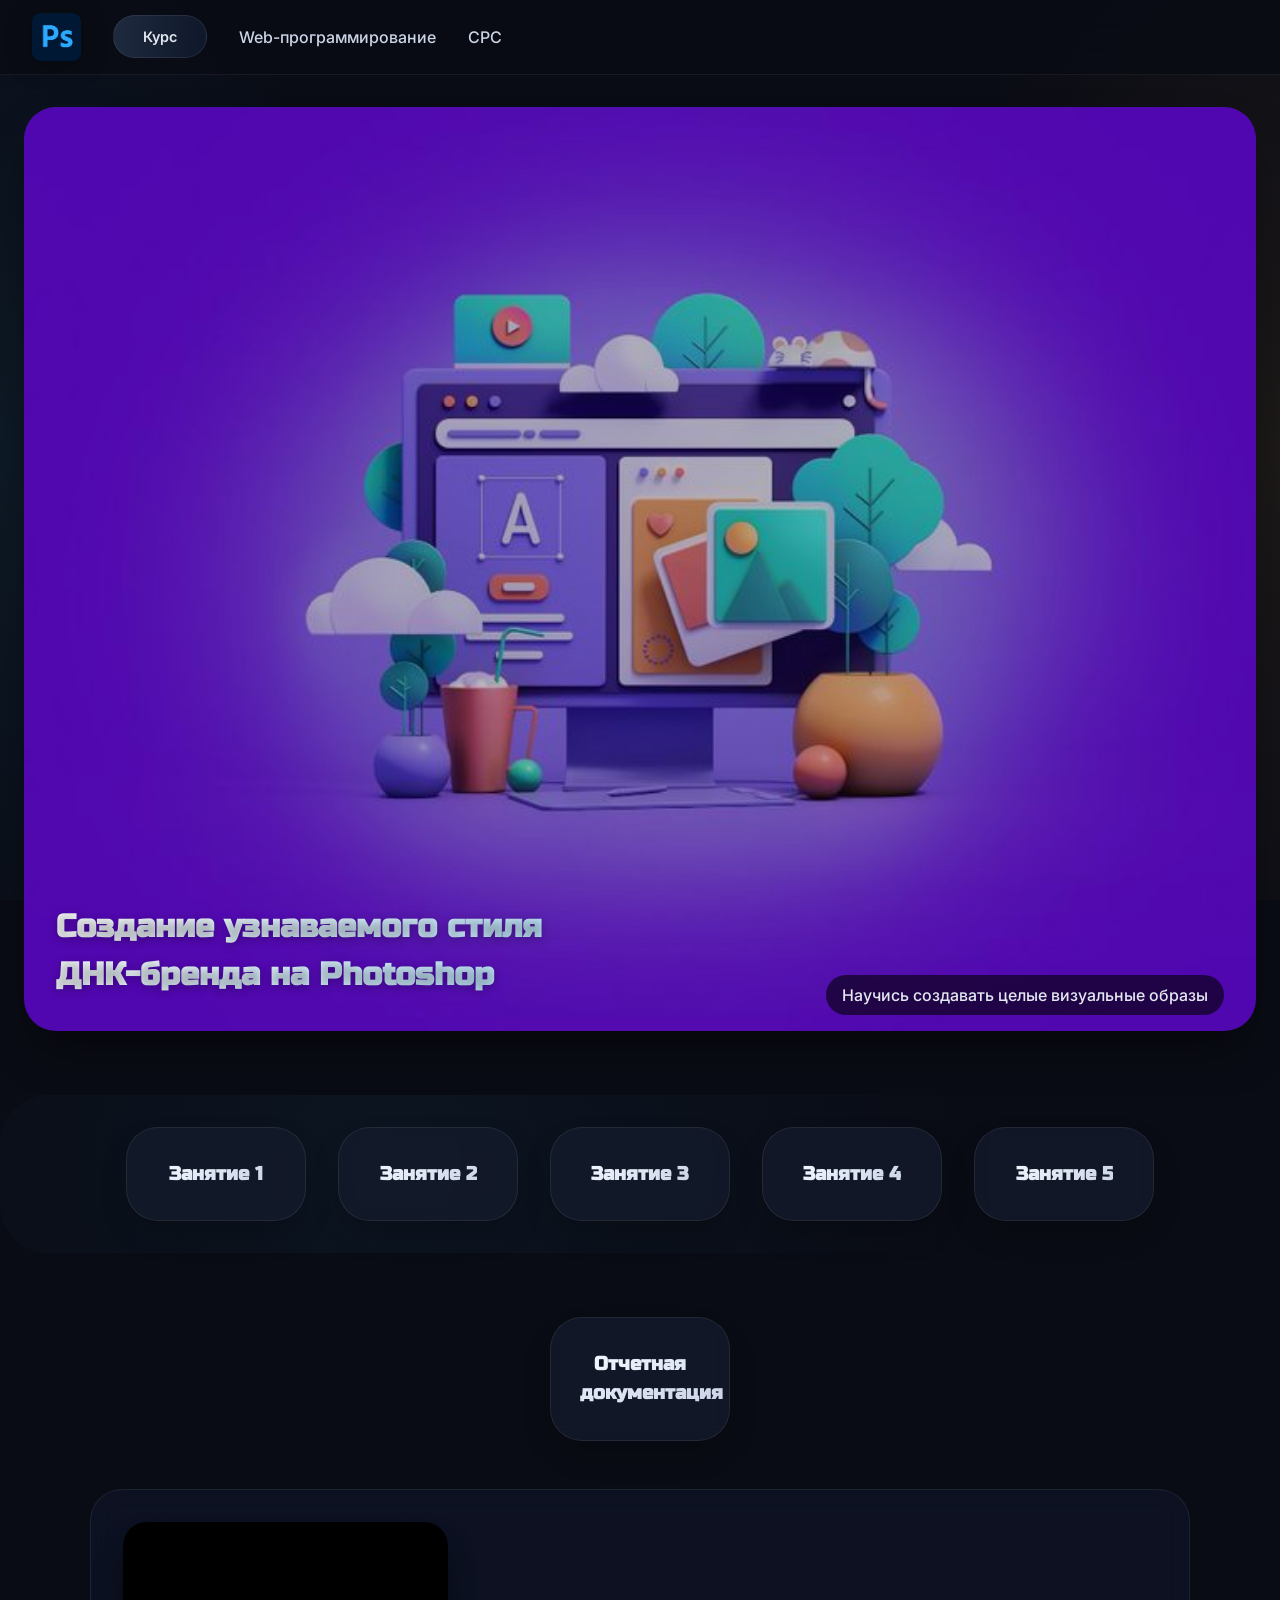
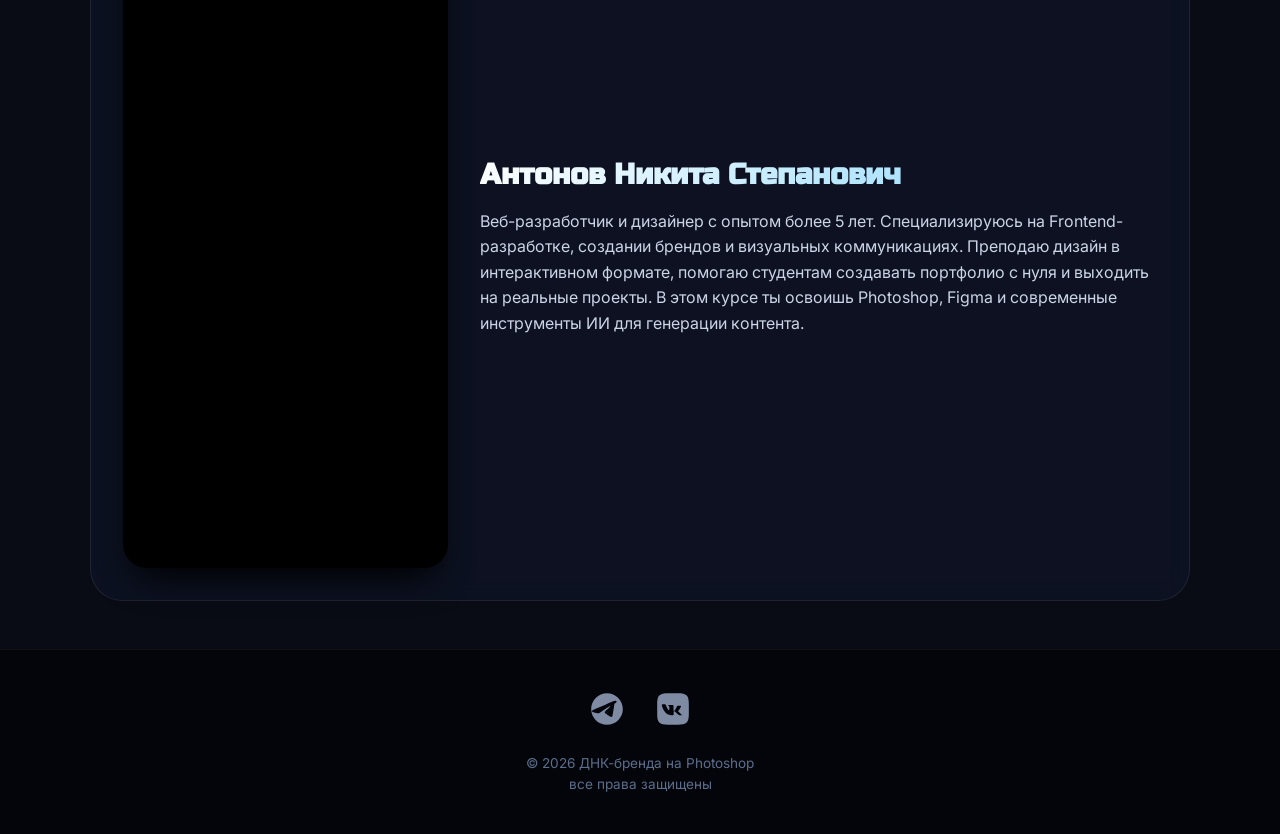
<file: index.html>
<!DOCTYPE html>
<html lang="ru">
<head>
    <meta charset="UTF-8">
    <meta name="viewport" content="width=device-width, initial-scale=1.0, user-scalable=yes">
    <title>Никита Антонов | ДНК бренда — курс по дизайну</title>
    
    <!-- Fonts -->
    <link rel="preconnect" href="https://fonts.googleapis.com">
    <link rel="preconnect" href="https://fonts.gstatic.com" crossorigin>
    <link href="https://fonts.googleapis.com/css2?family=Inter:opsz,wght@14..32,300;400;500;600;700;800&family=Russo+One&display=swap" rel="stylesheet">
    
    <style>
        * {
            margin: 0;
            padding: 0;
            box-sizing: border-box;
        }

        body {
            font-family: 'Inter', sans-serif;
            background: #0a0c15;
            color: #f0f3fa;
            line-height: 1.5;
            overflow-x: hidden;
        }

        /* ===== HEADER СТЕКЛЯННЫЙ ===== */
        header {
            position: sticky;
            top: 0;
            z-index: 100;
            background: rgba(10, 12, 21, 0.85);
            backdrop-filter: blur(16px);
            border-bottom: 1px solid rgba(255, 255, 255, 0.06);
            padding: 0.8rem 2rem;
        }

        .sssw {
            max-width: 1400px;
            margin: 0 auto;
            display: flex;
            align-items: center;
            gap: 2rem;
            flex-wrap: wrap;
        }

        .logo {
            height: 48px;
            width: auto;
            filter: drop-shadow(0 4px 12px rgba(0, 0, 0, 0.3));
            transition: transform 0.2s ease;
        }
        .logo:hover {
            transform: scale(1.02);
        }

        .buttan {
            background: linear-gradient(95deg, #1e2a3e, #0f172a);
            padding: 0.6rem 1.8rem;
            border-radius: 60px;
            font-weight: 600;
            font-size: 0.9rem;
            color: #e2e8f0;
            text-decoration: none;
            transition: all 0.25s ease;
            border: 1px solid rgba(255, 255, 255, 0.08);
            font-family: 'Inter', sans-serif;
        }
        .buttan:hover {
            background: linear-gradient(95deg, #2d3e5e, #1e2a3e);
            border-color: #38bdf8;
            color: white;
            transform: translateY(-2px);
            box-shadow: 0 8px 20px rgba(0, 0, 0, 0.3);
        }

        header a:not(.buttan) {
            color: #cbd5e6;
            text-decoration: none;
            font-weight: 500;
            transition: color 0.2s;
            padding: 0.4rem 0;
        }
        header a:not(.buttan):hover {
            color: #7dd3fc;
        }

        /* АНИМАЦИОННЫЙ ОВЕРЛЕЙ (обновлённый, более плавный) */
        .v2_Bm4_container {
            position: fixed;
            top: 0;
            left: 0;
            width: 100%;
            height: 100%;
            background: radial-gradient(circle at center, #0f172a, #020617);
            display: flex;
            align-items: center;
            justify-content: center;
            z-index: 1000;
            animation: fadeOutOverlay 3s ease-in-out forwards;
            pointer-events: none;
        }
        .k7_Lp1_slide {
            position: absolute;
            opacity: 0;
            transform: translateY(20px);
            animation: slideUpFade 1s ease forwards;
        }
        .k7_Lp1_slide:nth-child(1) { animation-delay: 0.2s; }
        .k7_Lp1_slide:nth-child(2) { animation-delay: 1.1s; }
        .k7_Lp1_slide:nth-child(3) { animation-delay: 2s; }

        .z4_Wq8_title {
            font-family: 'Russo One', sans-serif;
            font-size: clamp(2rem, 8vw, 5rem);
            background: linear-gradient(135deg, #ffffff, #7dd3fc, #ffb347);
            -webkit-background-clip: text;
            background-clip: text;
            color: transparent;
            text-shadow: 0 0 30px rgba(56, 189, 248, 0.3);
        }

        @keyframes slideUpFade {
            0% { opacity: 0; transform: translateY(30px); }
            20% { opacity: 1; transform: translateY(0); }
            80% { opacity: 1; transform: translateY(0); }
            100% { opacity: 0; transform: translateY(-20px); }
        }
        @keyframes fadeOutOverlay {
            0% { opacity: 1; visibility: visible; }
            70% { opacity: 1; }
            100% { opacity: 0; visibility: hidden; }
        }

        /* СВЕЧЕНИЕ ПО БОКАМ */
        .side-glow {
            position: fixed;
            top: 0;
            width: 280px;
            height: 100%;
            pointer-events: none;
            z-index: 0;
        }
        .glow-left {
            left: 0;
            background: radial-gradient(ellipse at left, rgba(56, 189, 248, 0.08), transparent);
        }
        .glow-right {
            right: 0;
            background: radial-gradient(ellipse at right, rgba(255, 179, 71, 0.08), transparent);
        }

        /* ОСНОВНОЙ БЛОК С ИЗОБРАЖЕНИЕМ */
        .container1 {
            max-width: 1400px;
            margin: 2rem auto 1rem;
            padding: 0 1.5rem;
        }
        .image-wrapper {
            position: relative;
            border-radius: 2rem;
            overflow: hidden;
            box-shadow: 0 25px 45px -12px rgba(0, 0, 0, 0.5);
            transition: transform 0.3s ease;
        }
        .image-wrapper:hover {
            transform: scale(1.01);
        }
        .mainimg {
            width: 100%;
            height: auto;
            display: block;
            filter: brightness(0.75) saturate(1.1);
            transition: filter 0.4s;
        }
        .image-wrapper:hover .mainimg {
            filter: brightness(0.85) saturate(1.2);
        }
        .overlay-text {
            position: absolute;
            bottom: 2rem;
            left: 2rem;
            font-size: clamp(1.2rem, 4vw, 2rem);
            font-weight: 700;
            font-family: 'Russo One', sans-serif;
            background: linear-gradient(135deg, #fff, #b9e6ff);
            -webkit-background-clip: text;
            background-clip: text;
            color: transparent;
            text-shadow: 0 2px 10px rgba(0,0,0,0.3);
            z-index: 2;
        }
        .overlll {
            position: absolute;
            bottom: 1rem;
            right: 2rem;
            font-size: 1rem;
            background: rgba(0,0,0,0.6);
            backdrop-filter: blur(8px);
            padding: 0.5rem 1rem;
            border-radius: 40px;
            color: #e2e8f0;
            font-weight: 500;
        }

        /* ===== СЦЕНА С КАРТОЧКАМИ ===== */
        .scene-wrapper {
            position: relative;
            margin: 4rem auto;
            padding: 2rem 1.5rem;
            max-width: 1300px;
        }
        .scene-bg {
            position: absolute;
            inset: 0;
            background: radial-gradient(circle at 30% 40%, rgba(56, 189, 248, 0.05), transparent 70%);
            border-radius: 3rem;
            pointer-events: none;
        }
        .links-container {
            display: flex;
            flex-wrap: wrap;
            justify-content: center;
            gap: 2rem;
            position: relative;
            z-index: 2;
        }
        .card-link {
            background: rgba(20, 27, 45, 0.75);
            backdrop-filter: blur(8px);
            border: 1px solid rgba(255, 255, 255, 0.08);
            border-radius: 2rem;
            padding: 2rem 1.8rem;
            text-align: center;
            text-decoration: none;
            width: 180px;
            transition: all 0.3s cubic-bezier(0.2, 0.9, 0.4, 1.1);
            box-shadow: 0 15px 35px -10px rgba(0, 0, 0, 0.3);
        }
        .card-link span {
            font-family: 'Russo One', sans-serif;
            font-size: 1.2rem;
            font-weight: 600;
            background: linear-gradient(135deg, #f0f5ff, #cbd5e6);
            -webkit-background-clip: text;
            background-clip: text;
            color: transparent;
        }
        .card-link:hover {
            transform: translateY(-12px) scale(1.02);
            border-color: #38bdf8;
            background: rgba(30, 41, 59, 0.9);
            box-shadow: 0 25px 40px -12px #38bdf830;
        }
        .c1:hover { border-top-color: #38bdf8; }
        .c2:hover { border-top-color: #ffb347; }
        .c3:hover { border-top-color: #a855f7; }
        .c4:hover { border-top-color: #10b981; }
        .c5:hover { border-top-color: #f43f5e; }

        /* КАРТОЧКА ПРЕПОДАВАТЕЛЯ */
        .profile-card {
            max-width: 1100px;
            margin: 3rem auto;
            background: rgba(15, 23, 42, 0.6);
            backdrop-filter: blur(12px);
            border-radius: 2rem;
            border: 1px solid rgba(255, 255, 255, 0.08);
            display: flex;
            flex-wrap: wrap;
            align-items: center;
            gap: 2rem;
            padding: 2rem;
            transition: all 0.3s;
        }
        .profile-card iframe {
            border-radius: 1.5rem;
            box-shadow: 0 20px 35px -12px black;
            width: 100%;
            max-width: 325px;
            height: auto;
            aspect-ratio: 325 / 646;
        }
        .profile-text {
            flex: 1;
        }
        .profile-text h3 {
            font-size: 1.8rem;
            font-family: 'Russo One', sans-serif;
            background: linear-gradient(135deg, #fff, #7dd3fc);
            -webkit-background-clip: text;
            background-clip: text;
            color: transparent;
            margin-bottom: 0.75rem;
        }
        .profile-text p {
            color: #cbd5e6;
            line-height: 1.6;
            font-size: 1rem;
        }

        /* ФУТЕР */
        .site-footer {
            background: #03050a;
            border-top: 1px solid rgba(255, 255, 255, 0.05);
            padding: 2.5rem 1.5rem;
            margin-top: 3rem;
            text-align: center;
        }
        .footer-content {
            max-width: 1200px;
            margin: 0 auto;
        }
        .social-icons {
            display: flex;
            justify-content: center;
            gap: 1.8rem;
            margin-bottom: 1.2rem;
        }
        .social-icons a svg {
            width: 38px;
            height: 38px;
            color: #7e8ba3;
            transition: all 0.2s;
        }
        .social-icons a:hover svg {
            color: #38bdf8;
            transform: translateY(-3px);
        }
        .site-footer p {
            font-size: 0.85rem;
            color: #5b6e8c;
        }

        /* АДАПТИВ */
        @media (max-width: 780px) {
            header { padding: 0.8rem 1rem; }
            .sssw { gap: 1rem; justify-content: center; }
            .buttan { padding: 0.4rem 1.2rem; font-size: 0.8rem; }
            .overlay-text { bottom: 1rem; left: 1rem; font-size: 1rem; }
            .overlll { font-size: 0.7rem; bottom: 0.5rem; right: 1rem; }
            .card-link { width: 140px; padding: 1.3rem 0.8rem; }
            .profile-card { flex-direction: column; text-align: center; padding: 1.5rem; }
            .profile-text h3 { font-size: 1.4rem; }
            .links-container { gap: 1rem; }
        }
        @media (max-width: 480px) {
            .card-link span { font-size: 0.9rem; }
        }
    </style>
</head>
<body>

<header>
    <div class="sssw russo-one-regular">
        <img src="image/269da16b-f9f9-4a65-9fb0-4ea0ae671802.png" alt="Логотип" class="logo" onerror="this.src='https://placehold.co/60x40?text=DNA'">
        <a href="#" class="buttan">Курс</a>
        <a href="pages/about.html">Web-программирование</a>
        <a href="pages/homework.html">СРС</a>
    </div>
</header>

<main>
    <!-- Анимационный оверлей (красивое появление) -->
    <div id="x9_Rt2_overlay" class="v2_Bm4_container">
        <div class="k7_Lp1_slide" data-step="1">
            <h2 class="z4_Wq8_title">Научись</h2>
        </div>
        <div class="k7_Lp1_slide" data-step="2">
            <h2 class="z4_Wq8_title">Создавать</h2>
        </div>
        <div class="k7_Lp1_slide" data-step="3">
            <h2 class="z4_Wq8_title">стиль</h2>
        </div>
    </div>

    <!-- Боковые свечения -->
    <div class="side-glow glow-left" id="glowLeft"></div>
    <div class="side-glow glow-right" id="glowRight"></div>

    <!-- Главный баннер с изображением -->
    <div class="container1">
        <div class="image-wrapper">
            <img src="image/1-1.jpg" class="mainimg" alt="Дизайн бренда">
            <p class="overlay-text">Создание узнаваемого стиля <br> ДНК-бренда на Photoshop</p>
            <h2 class="overlll">Научись создавать целые визуальные образы</h2>
        </div>
    </div>

    <!-- Карточки занятий (3D эффект при наведении) -->
    <div class="scene-wrapper">
        <div class="scene-bg"></div>
        <div class="links-container">
            <a href="cource/Lesone.html" class="card-link c1"><span>Занятие 1</span></a>
            <a href="cource/Lestwo.html" class="card-link c2"><span>Занятие 2</span></a>
            <a href="cource/Lestre.html" class="card-link c3"><span>Занятие 3</span></a>
            <a href="cource/Lesfour.html" class="card-link c4"><span>Занятие 4</span></a>
            <a href="cource/Lesfive.html" class="card-link c5"><span>Занятие 5</span></a>
        </div>
    </div>
 <div class="links-container">
<a href="files/Пояснительная записка Никита А22.docx" class="card-link c5"><span>Отчетная документация</span></a>

</div>
    <!-- Блок с видео и информацией об авторе -->
    <div class="profile-card">
        <iframe src="https://vkvideo.ru/clip_ext.php?oid=-239322196&id=456239023&autoplay=1" 
                style="background-color: #000" 
                allow="autoplay; encrypted-media; fullscreen; picture-in-picture; screen-wake-lock;" 
                frameborder="0" 
                allowfullscreen></iframe>
        <div class="profile-text">
            <h3>Антонов Никита Степанович</h3>
            <p>Веб-разработчик и дизайнер с опытом более 5 лет. Специализируюсь на Frontend-разработке, создании брендов и визуальных коммуникациях. Преподаю дизайн в интерактивном формате, помогаю студентам создавать портфолио с нуля и выходить на реальные проекты. В этом курсе ты освоишь Photoshop, Figma и современные инструменты ИИ для генерации контента.</p>
        </div>
    </div>
</main>

<footer class="site-footer">
    <div class="footer-content">
        <div class="social-icons">
            <a href="#" aria-label="Telegram">
                <svg viewBox="0 0 24 24" fill="currentColor">
                    <path d="M12 2C6.48 2 2 6.48 2 12s4.48 10 10 10 10-4.48 10-10S17.52 2 12 2zm4.64 6.8c-.15 1.58-.8 5.42-1.13 7.19-.14.75-.42 1-.68 1.03-.58.05-1.02-.38-1.58-.75-.88-.58-1.38-.94-2.23-1.5-.99-.65-.35-1.01.22-1.59.15-.15 2.71-2.48 2.76-2.69.01-.03.01-.14-.07-.2s-.21-.05-.3-.03c-.12.03-2.1 1.34-5.94 3.93-.56.39-1.07.58-1.53.57-.51-.01-1.48-.28-2.21-.52-.9-.3-1.61-.45-1.55-.95.03-.26.39-.52 1.08-.8 4.21-1.83 7.02-3.05 8.43-3.65 4.02-1.71 4.86-2.01 5.4-2.02.12 0 .39.03.56.17.14.11.18.27.2.4l.01.12z"/>
                </svg>
            </a>
            <a href="#" aria-label="VK">
                <svg viewBox="0 0 24 24" fill="currentColor">
                    <path d="M15.07 2H8.93C3.33 2 2 3.33 2 8.93v6.14C2 20.67 3.33 22 8.93 22h6.14c5.6 0 6.93-1.33 6.93-6.93V8.93C22 3.33 20.67 2 15.07 2zm3.37 13.56c-.08.18-.32.36-.67.36h-1.51c-.48 0-.8-.19-1.16-.54-.62-.62-1.25-1.23-1.87-1.84-.2-.2-.39-.24-.56-.12-.17.13-.24.36-.24.64v1.31c0 .33-.18.55-.54.55h-.73c-1.57 0-2.94-.6-3.95-1.72-1.06-1.18-1.81-2.73-2.26-4.63-.08-.34.05-.56.41-.56h1.51c.36 0 .54.18.64.5.34 1.13.82 2.14 1.45 3.01.15.2.32.3.47.3.17 0 .26-.1.26-.3V10.8c0-.47-.19-.71-.7-.8-.15-.02-.2-.08-.13-.21.1-.19.38-.34.8-.34h2.16c.36 0 .51.18.51.55v2.85c0 .24.08.34.22.34.13 0 .28-.1.44-.27.7-.75 1.2-1.63 1.51-2.62.08-.25.26-.4.54-.4h1.51c.44 0 .58.2.49.52-.33.95-.91 1.83-1.63 2.62-.21.23-.23.36-.04.56.63.65 1.3 1.25 1.95 1.88.24.23.33.52.22.84z"/>
                </svg>
            </a>
        </div>
        <p>&copy; 2026 ДНК-бренда на Photoshop <br> все права защищены</p>
    </div>
</footer>

<!-- Простой скрипт для анимации свечения и деинциализации оверлея -->
<script>
    (function() {
        // Удаляем оверлей после анимации, чтобы не блокировать клики
        const overlay = document.getElementById('x9_Rt2_overlay');
        if (overlay) {
            setTimeout(() => {
                overlay.style.display = 'none';
            }, 3500);
        }
        // Динамическое боковое свечение при движении мыши (лёгкий эффект)
        const glowLeft = document.getElementById('glowLeft');
        const glowRight = document.getElementById('glowRight');
        if (glowLeft && glowRight) {
            document.addEventListener('mousemove', (e) => {
                const x = e.clientX / window.innerWidth;
                const leftIntensity = Math.max(0, 0.08 - x * 0.05);
                const rightIntensity = Math.max(0, 0.08 - (1 - x) * 0.05);
                glowLeft.style.background = `radial-gradient(ellipse at left, rgba(56, 189, 248, ${leftIntensity}), transparent)`;
                glowRight.style.background = `radial-gradient(ellipse at right, rgba(255, 179, 71, ${rightIntensity}), transparent)`;
            });
        }
    })();
</script>
</body>
</html>
</file>
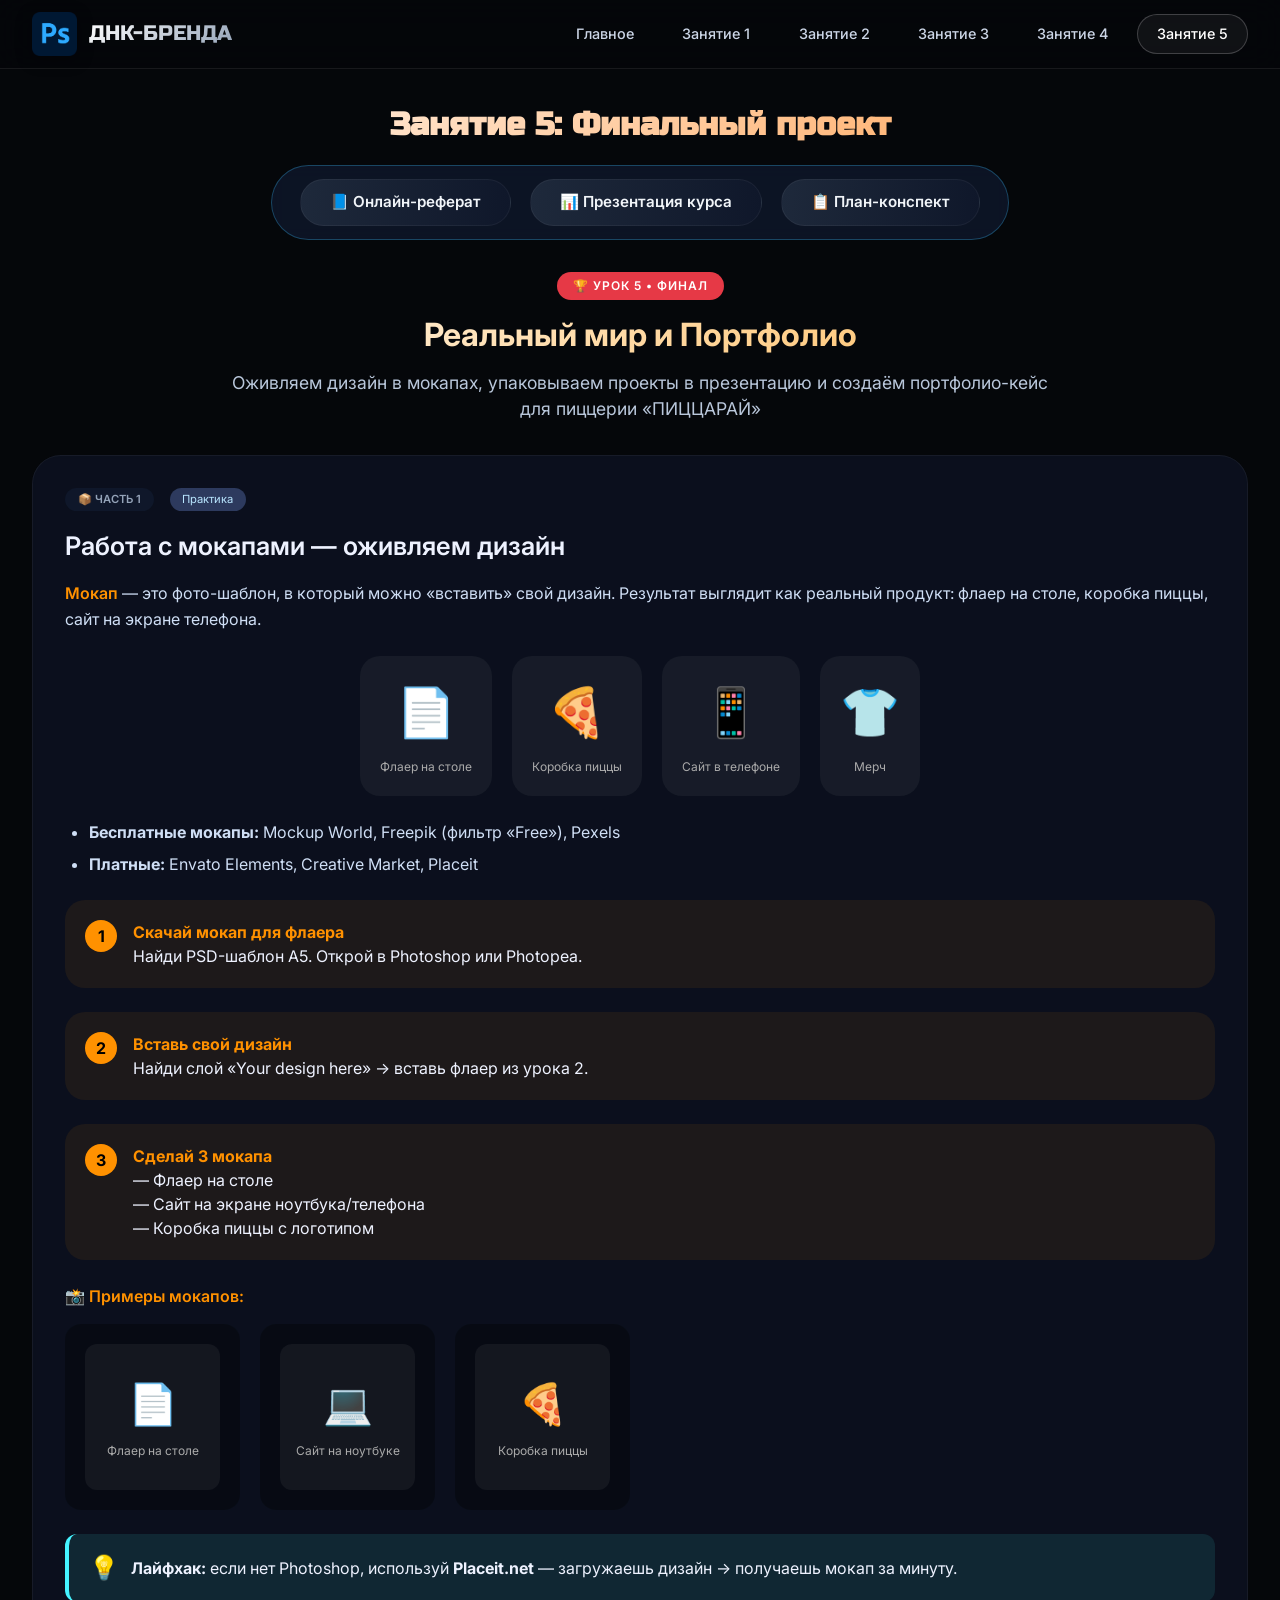
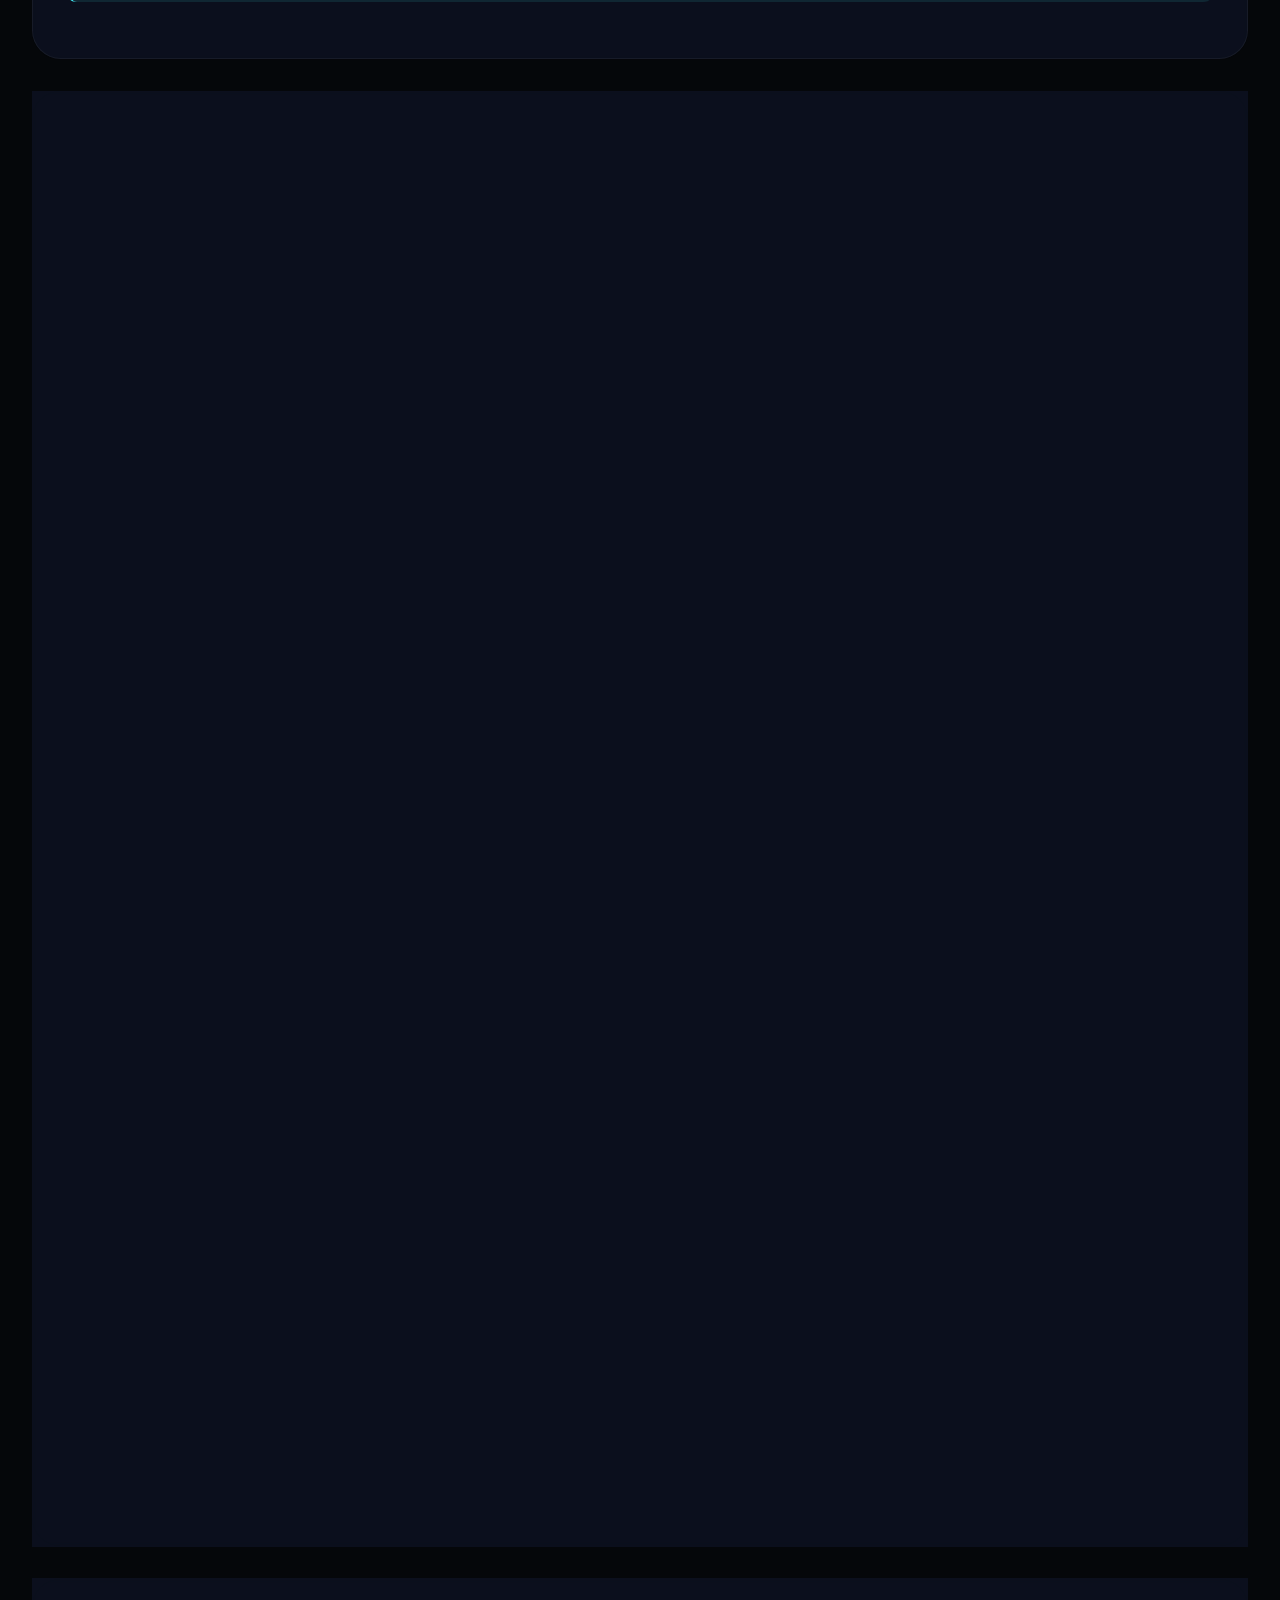
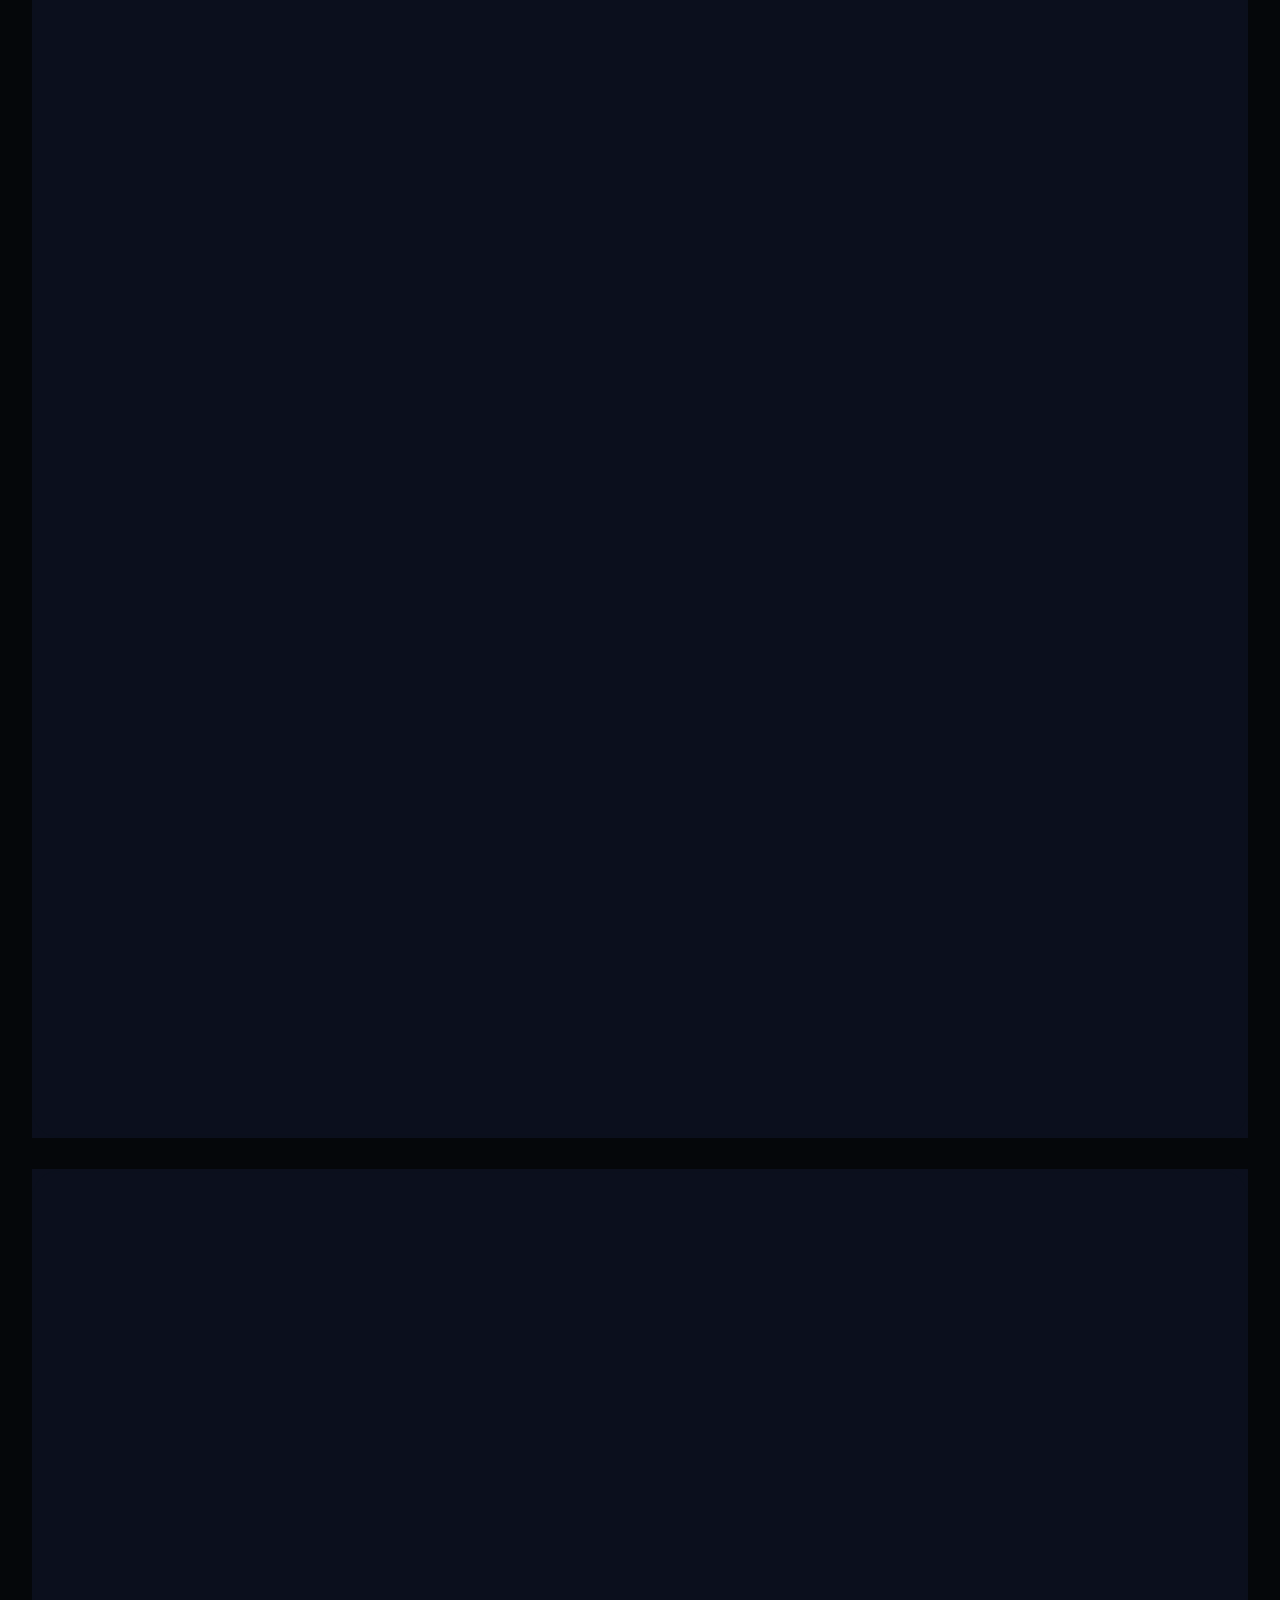
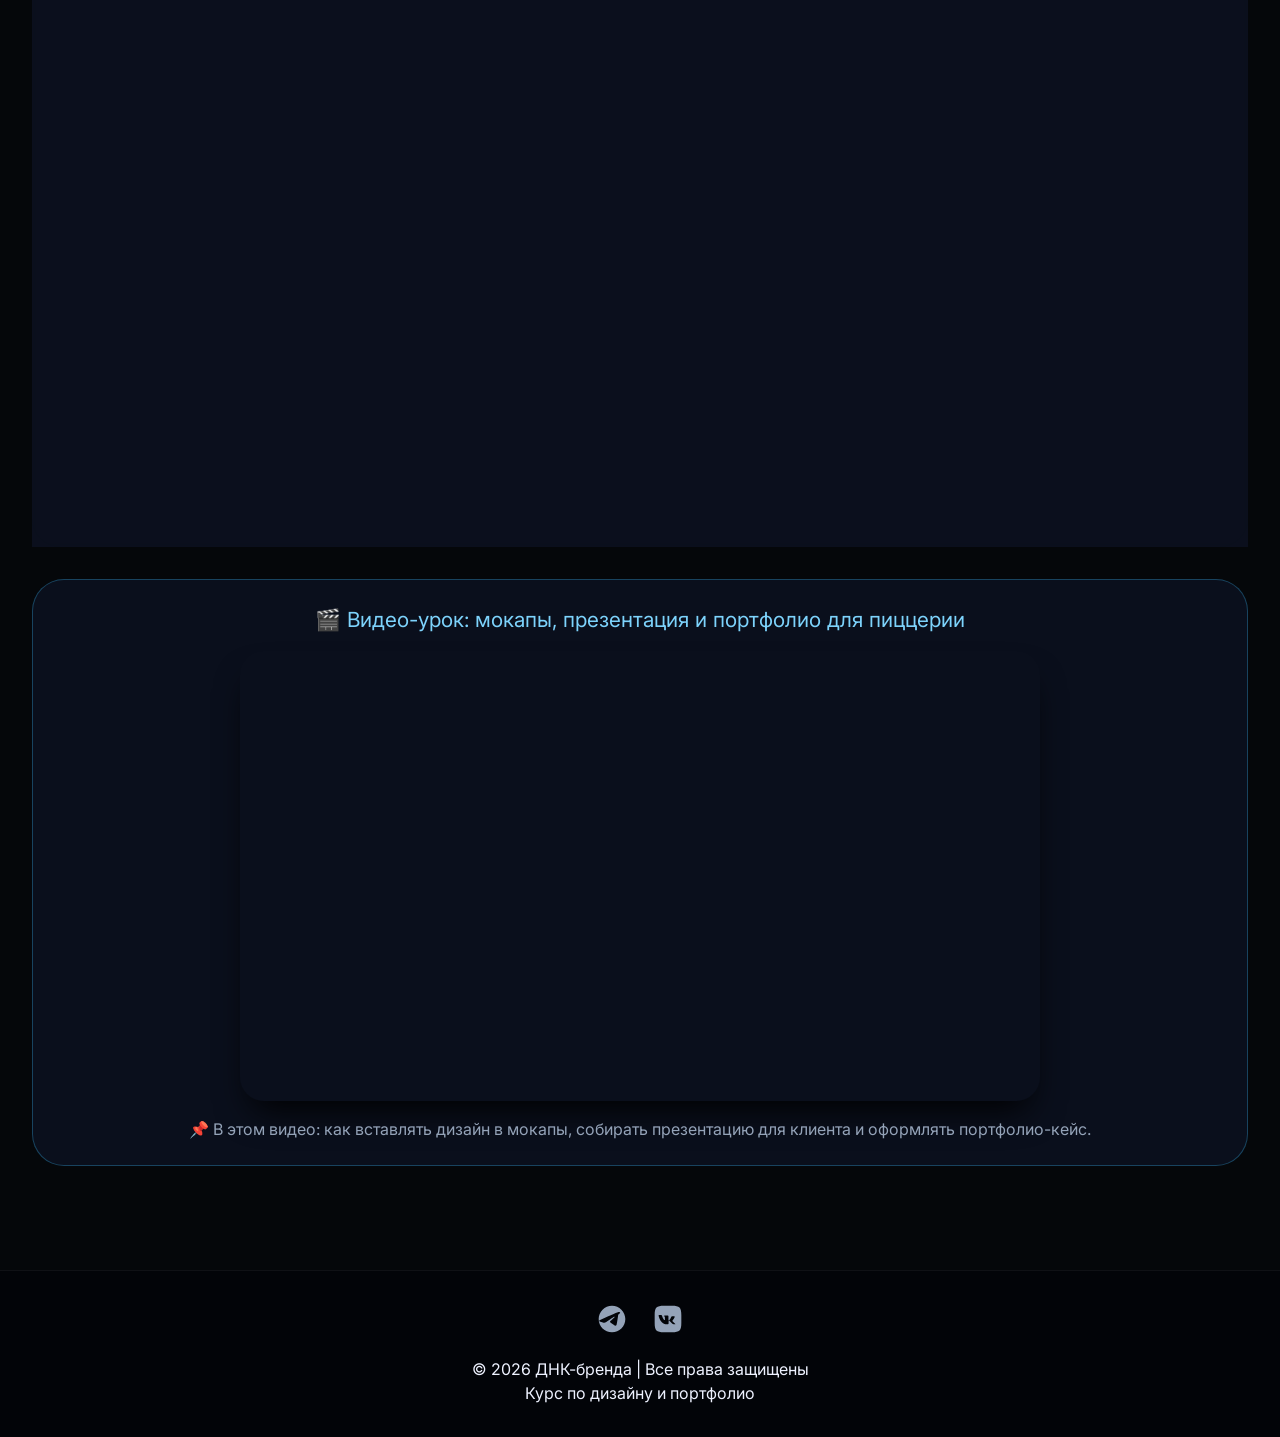
<file: cource/Lesfive.html>
<!DOCTYPE html>
<html lang="ru">
<head>
    <meta charset="UTF-8">
    <meta name="viewport" content="width=device-width, initial-scale=1.0, user-scalable=yes">
    <title>Никита Антонов | Занятие 5 — Реальный мир и портфолио</title>
    
    <link rel="preconnect" href="https://fonts.googleapis.com">
    <link rel="preconnect" href="https://fonts.gstatic.com" crossorigin>
    <link href="https://fonts.googleapis.com/css2?family=Inter:opsz,wght@14..32,300;400;500;600;700&family=Russo+One&display=swap" rel="stylesheet">
    
    <style>
        * {
            margin: 0;
            padding: 0;
            box-sizing: border-box;
        }
        body {
            font-family: 'Inter', sans-serif;
            background-color: #05070a;
            color: #eef2ff;
            line-height: 1.5;
            scroll-behavior: smooth;
        }
        .site-header {
            position: sticky;
            top: 0;
            z-index: 100;
            background: rgba(5, 7, 10, 0.85);
            backdrop-filter: blur(16px);
            border-bottom: 1px solid rgba(255, 255, 255, 0.08);
            padding: 0.75rem 2rem;
        }
        .nav-container {
            max-width: 1400px;
            margin: 0 auto;
            display: flex;
            align-items: center;
            flex-wrap: wrap;
            gap: 1rem;
            justify-content: space-between;
        }
        .logo-area {
            display: flex;
            align-items: center;
            gap: 12px;
        }
        .logo-img {
            height: 44px;
            width: auto;
            filter: drop-shadow(0 4px 8px rgba(0,0,0,0.3));
        }
        .brand-name {
            font-family: 'Russo One', sans-serif;
            font-size: 1.3rem;
            background: linear-gradient(135deg, #FFFFFF, #94a3b8);
            -webkit-background-clip: text;
            background-clip: text;
            color: transparent;
        }
        .nav-links {
            display: flex;
            flex-wrap: wrap;
            gap: 0.5rem;
        }
        .buttan {
            background: transparent;
            padding: 0.5rem 1.2rem;
            border-radius: 40px;
            font-weight: 500;
            font-size: 0.9rem;
            color: #cbd5e6;
            text-decoration: none;
            transition: all 0.2s ease;
            border: 1px solid transparent;
        }
        .buttan:hover, .buttan.active {
            background: rgba(255, 255, 255, 0.05);
            border-color: rgba(255, 255, 255, 0.2);
            color: white;
        }
        main {
            max-width: 1400px;
            margin: 0 auto;
            padding: 2rem 2rem 1rem;
        }
        .materials-toolbar {
            background: #0f172ad9;
            backdrop-filter: blur(8px);
            border-radius: 60px;
            padding: 0.8rem 1.8rem;
            margin: 1rem auto 2rem;
            display: flex;
            flex-wrap: wrap;
            justify-content: center;
            gap: 1.2rem;
            border: 1px solid rgba(56, 189, 248, 0.3);
            width: fit-content;
            max-width: 100%;
        }
        .material-link {
            background: linear-gradient(95deg, #1e293b, #0f172a);
            padding: 0.7rem 1.8rem;
            border-radius: 40px;
            font-weight: 600;
            font-size: 0.95rem;
            color: #f1f5f9;
            display: inline-flex;
            align-items: center;
            gap: 10px;
            transition: all 0.2s ease;
            border: 1px solid rgba(255,255,255,0.05);
            text-decoration: none;
        }
        .material-link:hover {
            transform: translateY(-2px);
            background: linear-gradient(95deg, #2d3a5e, #1e293b);
            border-color: #38bdf8;
            color: white;
        }
        .course-lesson-container {
            margin-top: 1rem;
        }
        .lesson-hero-header {
            margin-bottom: 2rem;
            text-align: center;
        }
        .lesson-meta-badge {
            background: #e63946;
            padding: 0.3rem 1rem;
            border-radius: 40px;
            font-size: 0.75rem;
            font-weight: 600;
            text-transform: uppercase;
            letter-spacing: 1px;
            color: #fff;
            display: inline-block;
        }
        .lesson-main-title {
            font-size: 2rem;
            font-weight: 700;
            margin: 1rem 0;
            line-height: 1.2;
            background: linear-gradient(135deg, #fff, #ffb347);
            -webkit-background-clip: text;
            background-clip: text;
            color: transparent;
        }
        .lesson-lead-text {
            font-size: 1.1rem;
            max-width: 850px;
            margin: 0 auto;
            color: #b9c7db;
        }
        .lesson-content-stream {
            display: flex;
            flex-direction: column;
            gap: 2rem;
        }
        .lesson-text-section {
            background: rgba(15, 23, 42, 0.6);
            backdrop-filter: blur(2px);
            border-radius: 1.8rem;
            padding: 2rem;
            border: 1px solid rgba(255,255,255,0.05);
            transition: all 0.2s;
        }
        .lesson-text-section:hover {
            border-color: rgba(56, 189, 248, 0.3);
            box-shadow: 0 15px 30px -12px rgba(0,0,0,0.3);
        }
        .section-meta-line {
            display: flex;
            gap: 1rem;
            margin-bottom: 1rem;
            flex-wrap: wrap;
            align-items: center;
        }
        .section-badge-tag {
            font-size: 0.7rem;
            font-weight: 600;
            background: #0f172a;
            padding: 0.2rem 0.8rem;
            border-radius: 20px;
            color: #94a3b8;
        }
        .section-format-tag {
            font-size: 0.7rem;
            background: #2d3a5e;
            padding: 0.2rem 0.8rem;
            border-radius: 20px;
            color: #b9e6ff;
        }
        .homework-badge {
            background: #3b2b1f;
            color: #facc15;
        }
        .section-heading {
            font-size: 1.6rem;
            font-weight: 600;
            margin: 0.5rem 0 1rem;
        }
        .section-paragraph {
            margin-bottom: 1.2rem;
            font-size: 1rem;
            color: #cfdef5;
            line-height: 1.6;
        }
        .pizzaport_highlight { color: #ff9100; font-weight: 600; }
        .pizzaport_list { margin: 1rem 0 1rem 1.5rem; color: #cfdef5; }
        .pizzaport_list li { margin: 0.5rem 0; }
        .pizzaport_step {
            display: flex;
            gap: 16px;
            margin: 24px 0;
            background: rgba(255, 145, 0, 0.08);
            padding: 20px;
            border-radius: 20px;
        }
        .pizzaport_step_num {
            background: #ff9100;
            color: black;
            width: 32px;
            height: 32px;
            border-radius: 50%;
            display: flex;
            align-items: center;
            justify-content: center;
            font-weight: 700;
            flex-shrink: 0;
        }
        .pizzaport_step_content { flex: 1; line-height: 1.5; }
        .pizzaport_step_content strong { color: #ff9100; }
        .pizzaport_tip_block {
            background: rgba(69, 243, 255, 0.1);
            border-left: 4px solid #45f3ff;
            padding: 16px 20px;
            border-radius: 12px;
            margin: 24px 0;
            display: flex;
            gap: 12px;
            align-items: center;
        }
        .pizzaport_tip_icon { font-size: 24px; }
        .pizzaport_mockup_intro {
            display: flex;
            flex-wrap: wrap;
            gap: 20px;
            justify-content: center;
            margin: 24px 0;
        }
        .pizzaport_mockup_item {
            text-align: center;
            background: rgba(255, 255, 255, 0.05);
            padding: 20px;
            border-radius: 20px;
            min-width: 100px;
        }
        .pizzaport_mockup_img { font-size: 48px; margin-bottom: 10px; }
        .pizzaport_mockup_label { font-size: 12px; color: #aaa; }
        .pizzaport_gallery {
            margin: 24px 0;
        }
        .pizzaport_gallery_title {
            font-weight: 600;
            margin-bottom: 16px;
            color: #ff9100;
        }
        .pizzaport_gallery_grid {
            display: grid;
            grid-template-columns: repeat(auto-fill, minmax(150px, 1fr));
            gap: 20px;
        }
        .pizzaport_gallery_card {
            background: rgba(0, 0, 0, 0.3);
            border-radius: 16px;
            padding: 20px;
            text-align: center;
        }
        .pizzaport_gallery_placeholder {
            background: rgba(255, 255, 255, 0.05);
            border-radius: 12px;
            padding: 30px 10px;
            font-size: 40px;
            color: #ff9100;
        }
        .pizzaport_gallery_placeholder span {
            display: block;
            font-size: 12px;
            margin-top: 8px;
            color: #aaa;
        }
        .pizzaport_structure {
            background: rgba(0, 0, 0, 0.3);
            border-radius: 20px;
            padding: 20px;
            margin: 24px 0;
        }
        .pizzaport_struct_item {
            padding: 12px;
            border-bottom: 1px solid rgba(255, 255, 255, 0.1);
            line-height: 1.5;
        }
        .pizzaport_struct_item:last-child { border-bottom: none; }
        .pizzaport_presentation_demo {
            background: rgba(0, 0, 0, 0.3);
            border-radius: 20px;
            padding: 20px;
            margin: 24px 0;
        }
        .pizzaport_presentation_demo_title {
            font-weight: 600;
            margin-bottom: 16px;
            color: #ff9100;
        }
        .pizzaport_presentation_slide {
            display: flex;
            flex-wrap: wrap;
            gap: 20px;
            background: rgba(255, 255, 255, 0.05);
            border-radius: 16px;
            padding: 20px;
        }
        .pizzaport_slide_left { flex: 1; min-width: 150px; }
        .pizzaport_slide_placeholder {
            background: rgba(0, 0, 0, 0.3);
            border-radius: 12px;
            padding: 40px 20px;
            text-align: center;
            font-size: 40px;
            border: 1px dashed #ff9100;
        }
        .pizzaport_slide_right { flex: 2; min-width: 200px; }
        .pizzaport_slide_label {
            font-weight: 700;
            font-size: 18px;
            color: #ff9100;
            margin-bottom: 10px;
        }
        .pizzaport_slide_text { font-size: 14px; line-height: 1.6; margin: 0; }
        .pizzaport_checklist {
            background: rgba(255, 255, 255, 0.05);
            border-radius: 20px;
            padding: 20px;
            margin: 24px 0;
        }
        .pizzaport_checklist_title {
            font-weight: 700;
            font-size: 18px;
            margin-bottom: 16px;
            color: #ff9100;
        }
        .pizzaport_checklist_item {
            display: flex;
            align-items: center;
            gap: 12px;
            margin: 12px 0;
            cursor: pointer;
            color: #d2d2d7;
        }
        .pizzaport_checklist_item input { width: 18px; height: 18px; cursor: pointer; }
        .pizzaport_case_structure {
            background: rgba(0, 0, 0, 0.3);
            border-radius: 20px;
            padding: 20px;
            margin: 24px 0;
        }
        .pizzaport_case_title {
            font-weight: 600;
            margin-bottom: 16px;
            color: #ff9100;
        }
        .pizzaport_case_grid {
            display: flex;
            flex-direction: column;
            gap: 12px;
        }
        .pizzaport_case_card {
            display: flex;
            gap: 16px;
            align-items: flex-start;
            background: rgba(255, 255, 255, 0.05);
            padding: 16px;
            border-radius: 12px;
        }
        .pizzaport_case_num {
            background: #ff9100;
            color: black;
            width: 28px;
            height: 28px;
            border-radius: 50%;
            display: flex;
            align-items: center;
            justify-content: center;
            font-weight: 700;
            font-size: 14px;
            flex-shrink: 0;
        }
        .pizzaport_case_card_content { flex: 1; }
        .pizzaport_case_card_content p { margin: 4px 0 0; font-size: 14px; color: #bbb; }
        .pizzaport_portfolio_tips { margin: 24px 0; }
        .pizzaport_tips_title {
            font-weight: 600;
            margin-bottom: 16px;
            color: #ff9100;
        }
        .pizzaport_tips_grid {
            display: grid;
            grid-template-columns: repeat(auto-fill, minmax(220px, 1fr));
            gap: 12px;
        }
        .pizzaport_tip_card {
            background: rgba(69, 243, 255, 0.1);
            padding: 14px;
            border-radius: 12px;
            font-size: 14px;
            line-height: 1.4;
        }
        .pizzaport_final_list {
            display: grid;
            grid-template-columns: repeat(auto-fill, minmax(240px, 1fr));
            gap: 12px;
            margin: 24px 0;
        }
        .pizzaport_final_item {
            background: rgba(69, 243, 255, 0.1);
            padding: 12px 16px;
            border-radius: 12px;
            font-size: 14px;
        }
        .pizzaport_certificate {
            background: linear-gradient(135deg, rgba(255, 145, 0, 0.15), rgba(230, 57, 70, 0.15));
            border-radius: 24px;
            padding: 24px;
            margin: 24px 0;
            border: 1px solid #ff9100;
        }
        .pizzaport_certificate_content {
            display: flex;
            gap: 20px;
            align-items: center;
            flex-wrap: wrap;
        }
        .pizzaport_certificate_icon { font-size: 48px; }
        .pizzaport_certificate_text strong { color: #ff9100; font-size: 18px; }
        .pizzaport_certificate_text p { margin: 8px 0 0; font-size: 14px; color: #ddd; }
        .pizzaport_cheatsheet {
            background: #2d1b0e;
            border-radius: 20px;
            padding: 24px;
            margin: 24px 0;
        }
        .pizzaport_cheatsheet_title {
            font-weight: 800;
            font-size: 18px;
            margin-bottom: 16px;
            color: #ffb74d;
        }
        .pizzaport_bonus_box {
            background: linear-gradient(135deg, rgba(255, 145, 0, 0.1), rgba(255, 145, 0, 0.05));
            border-radius: 16px;
            padding: 20px;
            margin: 24px 0;
            border: 1px dashed #ff9100;
        }
        .pizzaport_bonus_title {
            font-weight: 800;
            font-size: 18px;
            margin-bottom: 12px;
            color: #ff9100;
        }
        .action-footer-block {
            background: linear-gradient(135deg, #1e293b, #0f172a);
            border-radius: 1.5rem;
            padding: 1.8rem;
            text-align: center;
            margin-top: 1rem;
        }
        .action-submit-button {
            display: inline-block;
            background: #ff9100;
            color: #0f172a;
            font-weight: 700;
            padding: 0.8rem 2rem;
            border-radius: 40px;
            text-decoration: none;
            margin-top: 1rem;
        }
        .single-video-container {
            margin: 2rem 0 2.5rem;
            background: #0a0f1c;
            border-radius: 2rem;
            padding: 1.5rem;
            border: 1px solid rgba(56, 189, 248, 0.3);
            text-align: center;
        }
        .video-title { font-size: 1.3rem; margin-bottom: 1rem; color: #7dd3fc; }
        .video-wrapper-single { display: flex; justify-content: center; }
        .video-wrapper-single iframe {
            width: 100%;
            max-width: 800px;
            aspect-ratio: 16 / 9;
            border-radius: 24px;
            box-shadow: 0 20px 35px -12px black;
        }
        .site-footer {
            background: #020408;
            border-top: 1px solid rgba(255,255,255,0.05);
            margin-top: 3rem;
            padding: 2rem;
            text-align: center;
        }
        .social-icons {
            display: flex;
            justify-content: center;
            gap: 1.5rem;
            margin-bottom: 1rem;
        }
        .social-icons a svg { width: 32px; height: 32px; color: #94a3b8; }
        @media (max-width: 768px) {
            main { padding: 1rem; }
            .lesson-main-title { font-size: 1.5rem; }
            .section-heading { font-size: 1.3rem; }
            .lesson-text-section { padding: 1.2rem; }
        }
    </style>
</head>
<body>

<header class="site-header">
    <div class="nav-container">
        <div class="logo-area">
            <img src="../image/269da16b-f9f9-4a65-9fb0-4ea0ae671802.png" alt="Логотип" class="logo-img" onerror="this.src='https://placehold.co/60x40?text=DNA'">
            <span class="brand-name">ДНК-БРЕНДА</span>
        </div>
        <div class="nav-links">
            <a href="../index.html" class="buttan">Главное</a>
            <a href="../cource/Lesone.html" class="buttan">Занятие 1</a>
            <a href="../cource/Lestwo.html" class="buttan">Занятие 2</a>
            <a href="../cource/Lestre.html" class="buttan">Занятие 3</a>
            <a href="../cource/Lesfour.html" class="buttan">Занятие 4</a>
            <a href="#" class="buttan active">Занятие 5</a>
        </div>
    </div>
</header>

<main>
    <div style="text-align: center; margin-bottom: 0.5rem;">
        <h1 style="font-family: 'Russo One'; font-size: 2rem; background: linear-gradient(135deg,#fff,#ff9a44); -webkit-background-clip: text; background-clip: text; color: transparent;">Занятие 5: Финальный проект</h1>
    </div>
    
    <div class="materials-toolbar">
        <a href="https://docs.google.com/document/d/1V44L2lILWxPFMgLagoqgPUcgUAXApY0MURcnMIXuI1A/edit?usp=sharing" class="material-link">📘 Онлайн-реферат</a>
        <a href="https://docs.google.com/presentation/d/1a8GVt-ArPybIWHNZ9Zs0bpS8pPgEmkPWkxK681VHdY0/edit?usp=sharing" class="material-link">📊 Презентация курса</a>
        <a href="https://docs.google.com/document/d/1s8MiZfg4tr8H_OJNVKMjbcbYM7_RPdrw9K-uFEP6eVk/edit?usp=sharing" class="material-link">📋 План-конспект</a>
    </div>

    <div class="course-lesson-container">
        <div class="lesson-hero-header">
            <div class="lesson-meta-badge">🏆 УРОК 5 • ФИНАЛ</div>
            <h1 class="lesson-main-title">Реальный мир и Портфолио</h1>
            <p class="lesson-lead-text">Оживляем дизайн в мокапах, упаковываем проекты в презентацию и создаём портфолио-кейс для пиццерии «ПИЦЦАРАЙ»</p>
        </div>

        <div class="lesson-content-stream">
            <!-- ЧАСТЬ 1: МОКАПЫ -->
            <div class="lesson-text-section">
                <div class="section-meta-line">
                    <span class="section-badge-tag">📦 ЧАСТЬ 1</span>
                    <span class="section-format-tag">Практика</span>
                </div>
                <h2 class="section-heading">Работа с мокапами — оживляем дизайн</h2>
                <p class="section-paragraph"><strong class="pizzaport_highlight">Мокап</strong> — это фото-шаблон, в который можно «вставить» свой дизайн. Результат выглядит как реальный продукт: флаер на столе, коробка пиццы, сайт на экране телефона.</p>
                <div class="pizzaport_mockup_intro">
                    <div class="pizzaport_mockup_item"><div class="pizzaport_mockup_img">📄</div><div class="pizzaport_mockup_label">Флаер на столе</div></div>
                    <div class="pizzaport_mockup_item"><div class="pizzaport_mockup_img">🍕</div><div class="pizzaport_mockup_label">Коробка пиццы</div></div>
                    <div class="pizzaport_mockup_item"><div class="pizzaport_mockup_img">📱</div><div class="pizzaport_mockup_label">Сайт в телефоне</div></div>
                    <div class="pizzaport_mockup_item"><div class="pizzaport_mockup_img">👕</div><div class="pizzaport_mockup_label">Мерч</div></div>
                </div>
                <ul class="pizzaport_list">
                    <li><strong>Бесплатные мокапы:</strong> Mockup World, Freepik (фильтр «Free»), Pexels</li>
                    <li><strong>Платные:</strong> Envato Elements, Creative Market, Placeit</li>
                </ul>
                <div class="pizzaport_step"><div class="pizzaport_step_num">1</div><div class="pizzaport_step_content"><strong>Скачай мокап для флаера</strong><br>Найди PSD-шаблон A5. Открой в Photoshop или Photopea.</div></div>
                <div class="pizzaport_step"><div class="pizzaport_step_num">2</div><div class="pizzaport_step_content"><strong>Вставь свой дизайн</strong><br>Найди слой «Your design here» → вставь флаер из урока 2.</div></div>
                <div class="pizzaport_step"><div class="pizzaport_step_num">3</div><div class="pizzaport_step_content"><strong>Сделай 3 мокапа</strong><br>— Флаер на столе<br>— Сайт на экране ноутбука/телефона<br>— Коробка пиццы с логотипом</div></div>
                <div class="pizzaport_gallery">
                    <div class="pizzaport_gallery_title">📸 Примеры мокапов:</div>
                    <div class="pizzaport_gallery_grid">
                        <div class="pizzaport_gallery_card"><div class="pizzaport_gallery_placeholder">📄<br><span>Флаер на столе</span></div></div>
                        <div class="pizzaport_gallery_card"><div class="pizzaport_gallery_placeholder">💻<br><span>Сайт на ноутбуке</span></div></div>
                        <div class="pizzaport_gallery_card"><div class="pizzaport_gallery_placeholder">🍕<br><span>Коробка пиццы</span></div></div>
                    </div>
                </div>
                <div class="pizzaport_tip_block"><span class="pizzaport_tip_icon">💡</span><span><strong>Лайфхак:</strong> если нет Photoshop, используй <strong>Placeit.net</strong> — загружаешь дизайн → получаешь мокап за минуту.</span></div>
            </div>

            <!-- ЧАСТЬ 2: ПРЕЗЕНТАЦИЯ -->
            <div class="lesson-text-section">
                <div class="section-meta-line">
                    <span class="section-badge-tag">📊 ЧАСТЬ 2</span>
                    <span class="section-format-tag">Практика</span>
                </div>
                <h2 class="section-heading">Сборка итоговой презентации</h2>
                <p class="section-paragraph">Клиенту или в портфолио ты показываешь не разрозненные файлы, а <strong class="pizzaport_highlight">стройную презентацию</strong> проекта «ПИЦЦАРАЙ».</p>
                <div class="pizzaport_structure">
                    <div class="pizzaport_struct_item">1️⃣ <strong>Титульный слайд</strong> — название, логотип, твоё имя</div>
                    <div class="pizzaport_struct_item">2️⃣ <strong>О бренде</strong> — целевая аудитория, ценности</div>
                    <div class="pizzaport_struct_item">3️⃣ <strong>Логотип и айдентика</strong> — цвета, шрифты</div>
                    <div class="pizzaport_struct_item">4️⃣ <strong>Флаер (урок 2)</strong> — флаер + мокап</div>
                    <div class="pizzaport_struct_item">5️⃣ <strong>Сайт / UI (урок 3)</strong> — главный экран + мокап</div>
                    <div class="pizzaport_struct_item">6️⃣ <strong>Ретушь и коллаж (урок 4)</strong> — фото и плакат</div>
                    <div class="pizzaport_struct_item">7️⃣ <strong>Соцсети</strong> — баннеры для постов и сторис</div>
                    <div class="pizzaport_struct_item">8️⃣ <strong>Мерч / носители</strong> — коробка, футболка</div>
                    <div class="pizzaport_struct_item">9️⃣ <strong>Результаты</strong> — что получилось</div>
                    <div class="pizzaport_struct_item">🔟 <strong>Контакты</strong> — как связаться</div>
                </div>
                <div class="pizzaport_presentation_demo">
                    <div class="pizzaport_presentation_demo_title">📽️ Пример слайда «Флаер в мокапе»:</div>
                    <div class="pizzaport_presentation_slide">
                        <div class="pizzaport_slide_left"><div class="pizzaport_slide_placeholder">📄<br>МОКАП ФЛАЕРА</div></div>
                        <div class="pizzaport_slide_right">
                            <div class="pizzaport_slide_label">🎯 Рекламный флаер A5</div>
                            <p class="pizzaport_slide_text"><strong>Задача:</strong> привлечь внимание к акции «45 см — 599 ₽»<br><strong>Решение:</strong> 3-колоночная сетка, яркий заголовок, QR-код<br><strong>Инструменты:</strong> Figma / Illustrator / ИИ-фон</p>
                        </div>
                    </div>
                </div>
                <div class="pizzaport_checklist">
                    <div class="pizzaport_checklist_title">✅ Чек-лист презентации</div>
                    <label class="pizzaport_checklist_item"><input type="checkbox"> 8–12 слайдов</label>
                    <label class="pizzaport_checklist_item"><input type="checkbox"> Единый стиль (шрифты, цвета)</label>
                    <label class="pizzaport_checklist_item"><input type="checkbox"> Проекты показаны в мокапах</label>
                    <label class="pizzaport_checklist_item"><input type="checkbox"> Краткие подписи к слайдам</label>
                    <label class="pizzaport_checklist_item"><input type="checkbox"> Финальный слайд — контакты</label>
                </div>
            </div>

            <!-- ЧАСТЬ 3: ПОРТФОЛИО-КЕЙС -->
            <div class="lesson-text-section">
                <div class="section-meta-line">
                    <span class="section-badge-tag homework-badge">📂 ЧАСТЬ 3</span>
                    <span class="section-format-tag">СРС (5 часов)</span>
                </div>
                <h2 class="section-heading">Финальное оформление портфолио-кейса</h2>
                <p class="section-paragraph"><strong class="pizzaport_highlight">Портфолио-кейс</strong> — это твой главный продающий документ. Он показывает, что ты решил реальную бизнес-задачу.</p>
                <div class="pizzaport_case_structure">
                    <div class="pizzaport_case_title">📋 Структура сильного кейса:</div>
                    <div class="pizzaport_case_grid">
                        <div class="pizzaport_case_card"><span class="pizzaport_case_num">1</span><div class="pizzaport_case_card_content"><strong>Заголовок</strong><p>«Разработка бренда и рекламы для пиццерии "ПИЦЦАРАЙ"»</p></div></div>
                        <div class="pizzaport_case_card"><span class="pizzaport_case_num">2</span><div class="pizzaport_case_card_content"><strong>Задача</strong><p>Сеть нуждалась в узнаваемом стиле для привлечения клиентов</p></div></div>
                        <div class="pizzaport_case_card"><span class="pizzaport_case_num">3</span><div class="pizzaport_case_card_content"><strong>Решение</strong><p>Айдентика + флаер + сайт + баннеры + плакат</p></div></div>
                        <div class="pizzaport_case_card"><span class="pizzaport_case_num">4</span><div class="pizzaport_case_card_content"><strong>Результат</strong><p>Заказы выросли на 35% (примерный результат)</p></div></div>
                        <div class="pizzaport_case_card"><span class="pizzaport_case_num">5</span><div class="pizzaport_case_card_content"><strong>Инструменты</strong><p>Figma, Photoshop, Midjourney, Illustrator</p></div></div>
                    </div>
                </div>
                <div class="pizzaport_portfolio_tips">
                    <div class="pizzaport_tips_title">🎯 Куда выложить портфолио:</div>
                    <div class="pizzaport_tips_grid">
                        <div class="pizzaport_tip_card">Behance — главная соцсеть дизайнеров</div>
                        <div class="pizzaport_tip_card">Notion / Readymag — красивые лендинги</div>
                        <div class="pizzaport_tip_card">Google Slides / PDF — для отправки</div>
                        <div class="pizzaport_tip_card">Telegram / Instagram — показать процесс</div>
                    </div>
                </div>
                <div class="pizzaport_portfolio_tips">
                    <div class="pizzaport_tips_title">💡 Советы для сильного портфолио:</div>
                    <div class="pizzaport_tips_grid">
                        <div class="pizzaport_tip_card">1️⃣ Показывай «до и после» — это продаёт</div>
                        <div class="pizzaport_tip_card">2️⃣ Добавляй мокапы — делают работу живой</div>
                        <div class="pizzaport_tip_card">3️⃣ Пиши про задачу, а не только про «как рисовал»</div>
                        <div class="pizzaport_tip_card">4️⃣ 5–7 сильных работ лучше 20 средних</div>
                    </div>
                </div>
                <div class="pizzaport_bonus_box">
                    <div class="pizzaport_bonus_title">🔁 Бонус-задание (для прокачки)</div>
                    <p class="section-paragraph" style="margin-bottom: 0;">Сделай видео-презентацию кейса (1–2 минуты) с голосовым комментарием. Выложи на YouTube — это отличный плюс при приёме на работу.</p>
                </div>
            </div>

            <!-- ФИНАЛ: ЧТО ДАЛЬШЕ -->
            <div class="lesson-text-section">
                <div class="section-meta-line">
                    <span class="section-badge-tag">🎉 ИТОГ КУРСА</span>
                    <span class="section-format-tag">Поздравляю!</span>
                </div>
                <h2 class="section-heading">Ты прошёл весь путь от новичка до младшего дизайнера</h2>
                <div class="pizzaport_final_list">
                    <div class="pizzaport_final_item">✅ Флаер A5 с ИИ-фоном</div>
                    <div class="pizzaport_final_item">✅ Главный экран сайта (UI)</div>
                    <div class="pizzaport_final_item">✅ Баннеры для Instagram (пост + сторис)</div>
                    <div class="pizzaport_final_item">✅ Рекламный плакат</div>
                    <div class="pizzaport_final_item">✅ 3 мокапа с твоими дизайнами</div>
                    <div class="pizzaport_final_item">✅ Презентация проекта из 10 слайдов</div>
                    <div class="pizzaport_final_item">✅ Готовый портфолио-кейс для Behance</div>
                </div>
                <div class="pizzaport_certificate">
                    <div class="pizzaport_certificate_content">
                        <div class="pizzaport_certificate_icon">🏅</div>
                        <div class="pizzaport_certificate_text">
                            <strong>Твой уровень после курса:</strong>
                            <p>Ты умеешь строить сетки, работать с цветом, ретушировать фото, генерировать фоны через ИИ, верстать макеты, готовить файлы к печати и упаковывать всё в портфолио.</p>
                        </div>
                    </div>
                </div>
                <div class="pizzaport_cheatsheet">
                    <div class="pizzaport_cheatsheet_title">🎓 Чек-лист выпускника «ПИЦЦАРАЙ»</div>
                    <ul class="pizzaport_list" style="color: #fae8dd;">
                        <li><strong>Портфолио:</strong> выложи кейс на Behance и Notion</li>
                        <li><strong>Резюме:</strong> добавь навыки (Figma, Photoshop, ИИ-генерация, ретушь)</li>
                        <li><strong>Поиск работы:</strong> отправляй кейс в рестораны и кафе, на биржи</li>
                        <li><strong>Дальнейшее обучение:</strong> типографика, анимация интерфейсов</li>
                    </ul>
                </div>
                <div class="action-footer-block">
                    <p>🎊 Поздравляю с финишем! Отправь свой портфолио-кейс на проверку — я дам фидбек и помогу усилить.</p>
                    <a href="#" class="action-submit-button">📤 Отправить портфолио на финальную проверку</a>
                </div>
            </div>
        </div>
    </div>

    <!-- ЕДИНОЕ ВИДЕО ПОСЛЕ ВСЕЙ ПРАКТИКИ -->
    <div class="single-video-container">
        <div class="video-title">🎬 Видео-урок: мокапы, презентация и портфолио для пиццерии</div>
        <div class="video-wrapper-single">
            <iframe src="https://vkvideo.ru/video_ext.php?oid=-239322196&id=456239022&hash=73a7b9726249f094&hd=1" 
                    allow="autoplay; encrypted-media; fullscreen; picture-in-picture" 
                    frameborder="0" 
                    allowfullscreen></iframe>
        </div>
        <p style="margin-top: 1rem; color: #94a3b8;">📌 В этом видео: как вставлять дизайн в мокапы, собирать презентацию для клиента и оформлять портфолио-кейс.</p>
    </div>

</main>

<footer class="site-footer">
    <div class="social-icons">
        <a href="#"><svg viewBox="0 0 24 24" fill="currentColor"><path d="M12 2C6.48 2 2 6.48 2 12s4.48 10 10 10 10-4.48 10-10S17.52 2 12 2zm4.64 6.8c-.15 1.58-.8 5.42-1.13 7.19-.14.75-.42 1-.68 1.03-.58.05-1.02-.38-1.58-.75-.88-.58-1.38-.94-2.23-1.5-.99-.65-.35-1.01.22-1.59.15-.15 2.71-2.48 2.76-2.69.01-.03.01-.14-.07-.2s-.21-.05-.3-.03c-.12.03-2.1 1.34-5.94 3.93-.56.39-1.07.58-1.53.57-.51-.01-1.48-.28-2.21-.52-.9-.3-1.61-.45-1.55-.95.03-.26.39-.52 1.08-.8 4.21-1.83 7.02-3.05 8.43-3.65 4.02-1.71 4.86-2.01 5.4-2.02.12 0 .39.03.56.17.14.11.18.27.2.4l.01.12z"/></svg></a>
        <a href="#"><svg viewBox="0 0 24 24" fill="currentColor"><path d="M15.07 2H8.93C3.33 2 2 3.33 2 8.93v6.14C2 20.67 3.33 22 8.93 22h6.14c5.6 0 6.93-1.33 6.93-6.93V8.93C22 3.33 20.67 2 15.07 2zm3.37 13.56c-.08.18-.32.36-.67.36h-1.51c-.48 0-.8-.19-1.16-.54-.62-.62-1.25-1.23-1.87-1.84-.2-.2-.39-.24-.56-.12-.17.13-.24.36-.24.64v1.31c0 .33-.18.55-.54.55h-.73c-1.57 0-2.94-.6-3.95-1.72-1.06-1.18-1.81-2.73-2.26-4.63-.08-.34.05-.56.41-.56h1.51c.36 0 .54.18.64.5.34 1.13.82 2.14 1.45 3.01.15.2.32.3.47.3.17 0 .26-.1.26-.3V10.8c0-.47-.19-.71-.7-.8-.15-.02-.2-.08-.13-.21.1-.19.38-.34.8-.34h2.16c.36 0 .51.18.51.55v2.85c0 .24.08.34.22.34.13 0 .28-.1.44-.27.7-.75 1.2-1.63 1.51-2.62.08-.25.26-.4.54-.4h1.51c.44 0 .58.2.49.52-.33.95-.91 1.83-1.63 2.62-.21.23-.23.36-.04.56.63.65 1.3 1.25 1.95 1.88.24.23.33.52.22.84z"/></svg></a>
    </div>
    <p>&copy; 2026 ДНК-бренда | Все права защищены<br>Курс по дизайну и портфолио</p>
</footer>

</body>
</html>
</file>
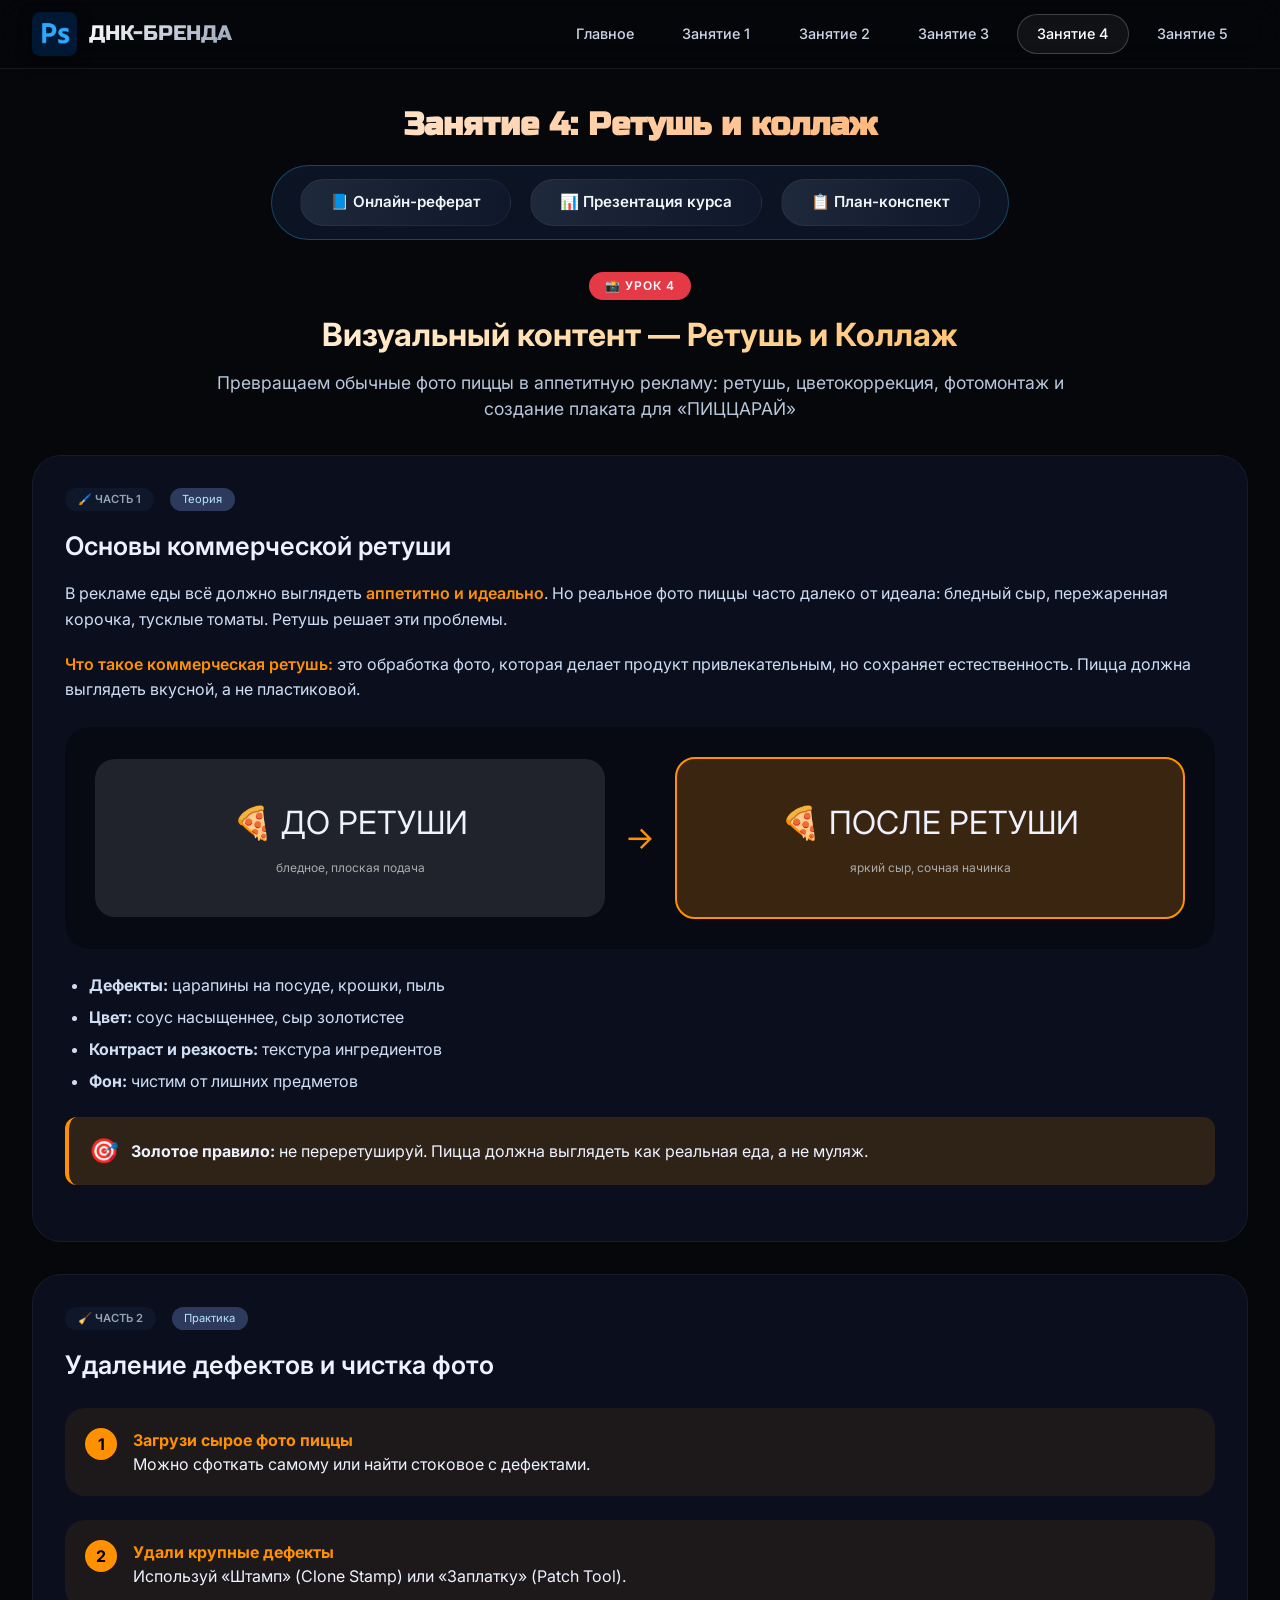
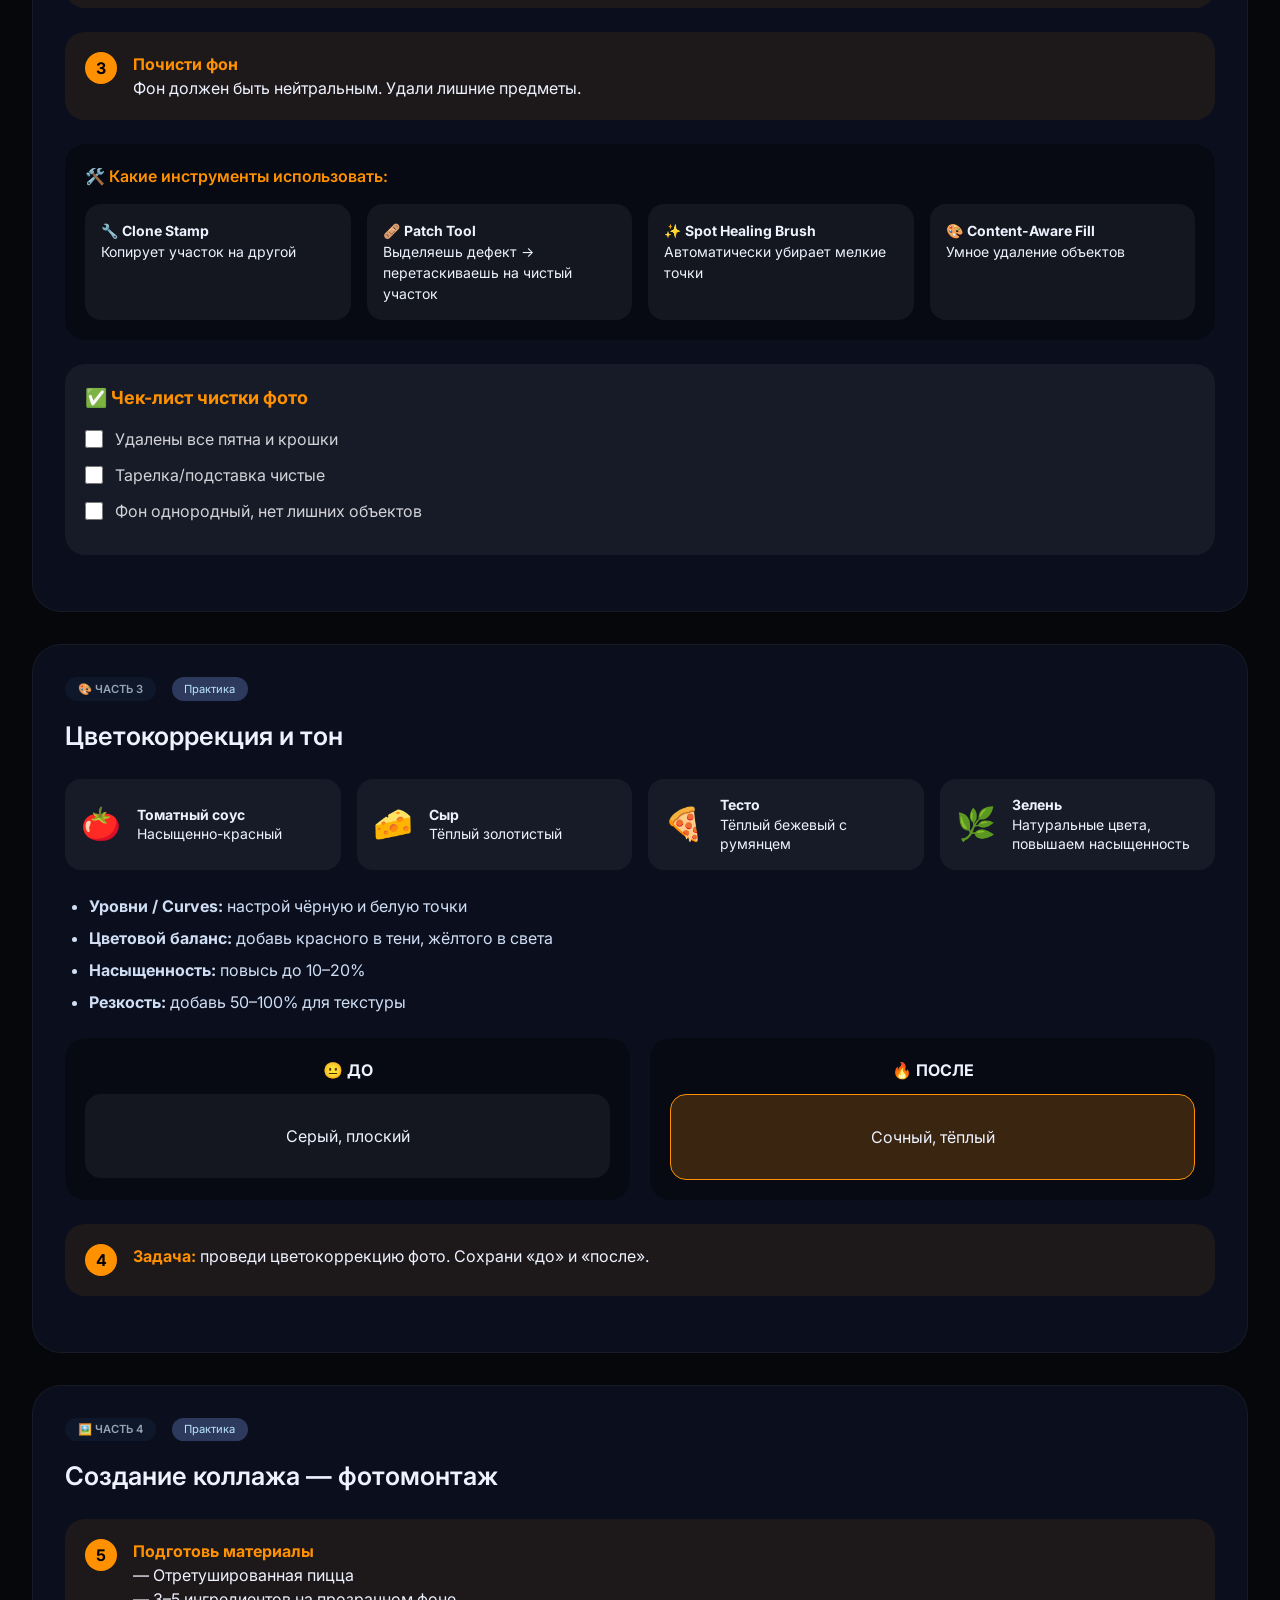
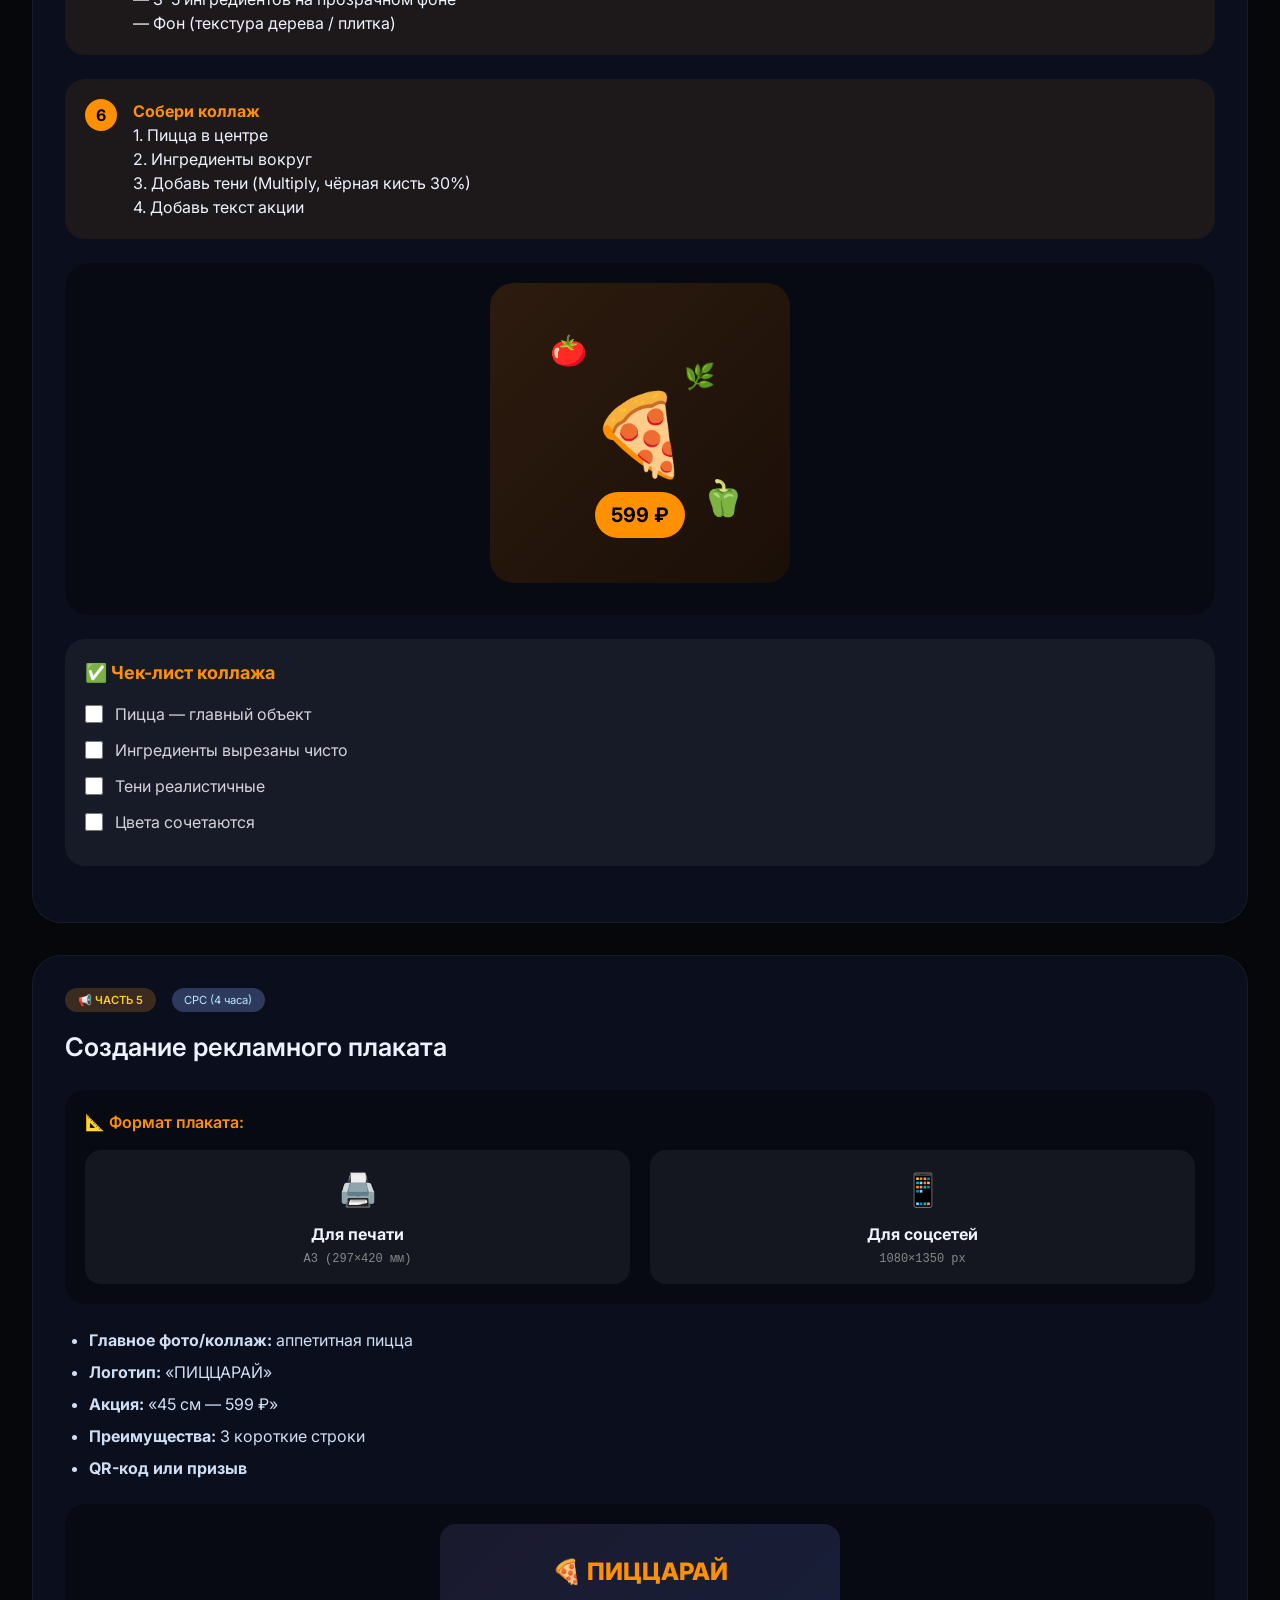
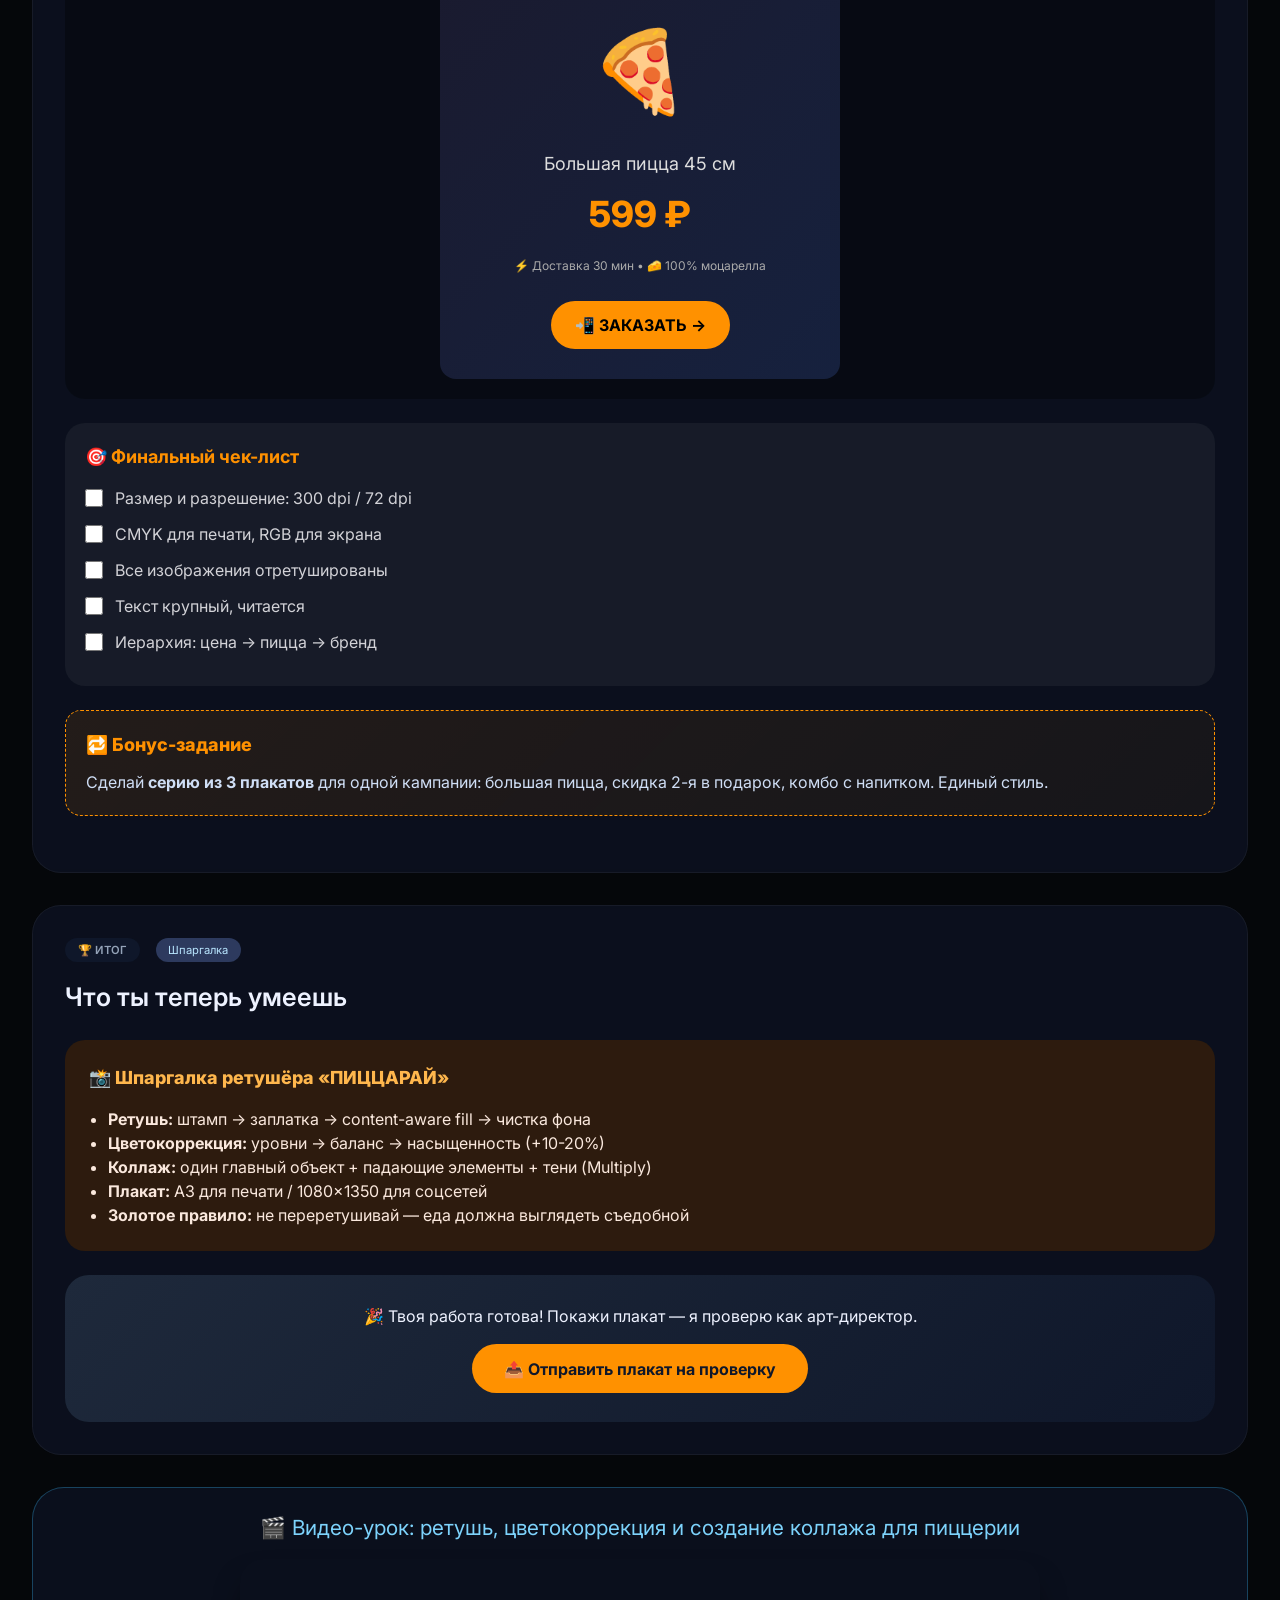
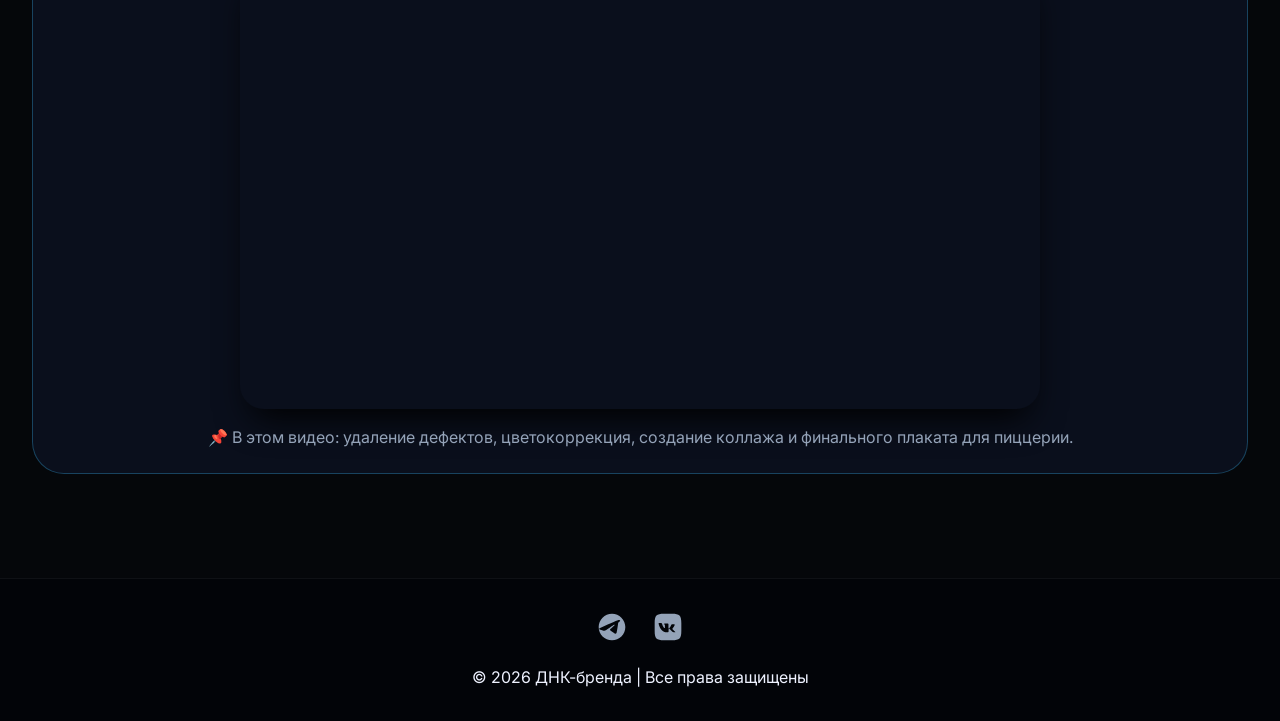
<file: cource/Lesfour.html>
<!DOCTYPE html>
<html lang="ru">
<head>
    <meta charset="UTF-8">
    <meta name="viewport" content="width=device-width, initial-scale=1.0, user-scalable=yes">
    <title>Никита Антонов | Занятие 4 — Ретушь и коллаж для пиццерии</title>
    
    <link rel="preconnect" href="https://fonts.googleapis.com">
    <link rel="preconnect" href="https://fonts.gstatic.com" crossorigin>
    <link href="https://fonts.googleapis.com/css2?family=Inter:opsz,wght@14..32,300;400;500;600;700&family=Russo+One&display=swap" rel="stylesheet">
    
    <style>
        * {
            margin: 0;
            padding: 0;
            box-sizing: border-box;
        }
        body {
            font-family: 'Inter', sans-serif;
            background-color: #05070a;
            color: #eef2ff;
            line-height: 1.5;
            scroll-behavior: smooth;
        }
        .site-header {
            position: sticky;
            top: 0;
            z-index: 100;
            background: rgba(5, 7, 10, 0.85);
            backdrop-filter: blur(16px);
            border-bottom: 1px solid rgba(255, 255, 255, 0.08);
            padding: 0.75rem 2rem;
        }
        .nav-container {
            max-width: 1400px;
            margin: 0 auto;
            display: flex;
            align-items: center;
            flex-wrap: wrap;
            gap: 1rem;
            justify-content: space-between;
        }
        .logo-area {
            display: flex;
            align-items: center;
            gap: 12px;
        }
        .logo-img {
            height: 44px;
            width: auto;
            filter: drop-shadow(0 4px 8px rgba(0,0,0,0.3));
        }
        .brand-name {
            font-family: 'Russo One', sans-serif;
            font-size: 1.3rem;
            background: linear-gradient(135deg, #FFFFFF, #94a3b8);
            -webkit-background-clip: text;
            background-clip: text;
            color: transparent;
        }
        .nav-links {
            display: flex;
            flex-wrap: wrap;
            gap: 0.5rem;
        }
        .buttan {
            background: transparent;
            padding: 0.5rem 1.2rem;
            border-radius: 40px;
            font-weight: 500;
            font-size: 0.9rem;
            color: #cbd5e6;
            text-decoration: none;
            transition: all 0.2s ease;
            border: 1px solid transparent;
        }
        .buttan:hover, .buttan.active {
            background: rgba(255, 255, 255, 0.05);
            border-color: rgba(255, 255, 255, 0.2);
            color: white;
        }
        main {
            max-width: 1400px;
            margin: 0 auto;
            padding: 2rem 2rem 1rem;
        }
        .materials-toolbar {
            background: #0f172ad9;
            backdrop-filter: blur(8px);
            border-radius: 60px;
            padding: 0.8rem 1.8rem;
            margin: 1rem auto 2rem;
            display: flex;
            flex-wrap: wrap;
            justify-content: center;
            gap: 1.2rem;
            border: 1px solid rgba(56, 189, 248, 0.3);
            width: fit-content;
            max-width: 100%;
        }
        .material-link {
            background: linear-gradient(95deg, #1e293b, #0f172a);
            padding: 0.7rem 1.8rem;
            border-radius: 40px;
            font-weight: 600;
            font-size: 0.95rem;
            color: #f1f5f9;
            display: inline-flex;
            align-items: center;
            gap: 10px;
            transition: all 0.2s ease;
            border: 1px solid rgba(255,255,255,0.05);
            text-decoration: none;
        }
        .material-link:hover {
            transform: translateY(-2px);
            background: linear-gradient(95deg, #2d3a5e, #1e293b);
            border-color: #38bdf8;
            color: white;
        }
        .course-lesson-container {
            margin-top: 1rem;
        }
        .lesson-hero-header {
            margin-bottom: 2rem;
            text-align: center;
        }
        .lesson-meta-badge {
            background: #e63946;
            padding: 0.3rem 1rem;
            border-radius: 40px;
            font-size: 0.75rem;
            font-weight: 600;
            text-transform: uppercase;
            letter-spacing: 1px;
            color: #fff;
            display: inline-block;
        }
        .lesson-main-title {
            font-size: 2rem;
            font-weight: 700;
            margin: 1rem 0;
            line-height: 1.2;
            background: linear-gradient(135deg, #fff, #ffb347);
            -webkit-background-clip: text;
            background-clip: text;
            color: transparent;
        }
        .lesson-lead-text {
            font-size: 1.1rem;
            max-width: 850px;
            margin: 0 auto;
            color: #b9c7db;
        }
        .lesson-content-stream {
            display: flex;
            flex-direction: column;
            gap: 2rem;
        }
        .lesson-text-section {
            background: rgba(15, 23, 42, 0.6);
            backdrop-filter: blur(2px);
            border-radius: 1.8rem;
            padding: 2rem;
            border: 1px solid rgba(255,255,255,0.05);
            transition: all 0.2s;
        }
        .lesson-text-section:hover {
            border-color: rgba(56, 189, 248, 0.3);
            box-shadow: 0 15px 30px -12px rgba(0,0,0,0.3);
        }
        .section-meta-line {
            display: flex;
            gap: 1rem;
            margin-bottom: 1rem;
            flex-wrap: wrap;
            align-items: center;
        }
        .section-badge-tag {
            font-size: 0.7rem;
            font-weight: 600;
            background: #0f172a;
            padding: 0.2rem 0.8rem;
            border-radius: 20px;
            color: #94a3b8;
        }
        .section-format-tag {
            font-size: 0.7rem;
            background: #2d3a5e;
            padding: 0.2rem 0.8rem;
            border-radius: 20px;
            color: #b9e6ff;
        }
        .homework-badge {
            background: #3b2b1f;
            color: #facc15;
        }
        .section-heading {
            font-size: 1.6rem;
            font-weight: 600;
            margin: 0.5rem 0 1rem;
        }
        .section-paragraph {
            margin-bottom: 1.2rem;
            font-size: 1rem;
            color: #cfdef5;
            line-height: 1.6;
        }
        .pizzaret_highlight { color: #ff9100; font-weight: 600; }
        .pizzaret_list { margin: 1rem 0 1rem 1.5rem; color: #cfdef5; }
        .pizzaret_list li { margin: 0.5rem 0; }
        .pizzaret_tip_block {
            background: rgba(255, 145, 0, 0.15);
            border-left: 4px solid #ff9100;
            padding: 16px 20px;
            border-radius: 12px;
            margin: 24px 0;
            display: flex;
            gap: 12px;
            align-items: center;
        }
        .pizzaret_tip_icon { font-size: 24px; }
        .pizzaret_demo_before_after {
            display: flex;
            flex-wrap: wrap;
            align-items: center;
            justify-content: center;
            gap: 20px;
            margin: 24px 0;
            background: rgba(0, 0, 0, 0.3);
            padding: 30px;
            border-radius: 24px;
        }
        .pizzaret_before, .pizzaret_after { flex: 1; min-width: 200px; text-align: center; }
        .pizzaret_img_placeholder {
            background: rgba(255, 255, 255, 0.1);
            border-radius: 20px;
            padding: 40px 20px;
            font-size: 32px;
            text-align: center;
        }
        .pizzaret_after_style { background: rgba(255, 145, 0, 0.2); border: 2px solid #ff9100; }
        .pizzaret_small { font-size: 12px; display: block; margin-top: 12px; color: #aaa; }
        .pizzaret_arrow { font-size: 32px; color: #ff9100; }
        .pizzaret_step {
            display: flex;
            gap: 16px;
            margin: 24px 0;
            background: rgba(255, 145, 0, 0.08);
            padding: 20px;
            border-radius: 20px;
        }
        .pizzaret_step_num {
            background: #ff9100;
            color: black;
            width: 32px;
            height: 32px;
            border-radius: 50%;
            display: flex;
            align-items: center;
            justify-content: center;
            font-weight: 700;
            flex-shrink: 0;
        }
        .pizzaret_step_content { flex: 1; line-height: 1.5; }
        .pizzaret_step_content strong { color: #ff9100; }
        .pizzaret_tool_box {
            background: rgba(0, 0, 0, 0.3);
            border-radius: 20px;
            padding: 20px;
            margin: 24px 0;
        }
        .pizzaret_tool_title { font-weight: 600; margin-bottom: 16px; color: #ff9100; }
        .pizzaret_tools_grid {
            display: grid;
            grid-template-columns: repeat(auto-fill, minmax(220px, 1fr));
            gap: 16px;
        }
        .pizzaret_tool_card {
            background: rgba(255, 255, 255, 0.05);
            padding: 16px;
            border-radius: 16px;
            font-size: 14px;
            line-height: 1.5;
        }
        .pizzaret_checklist {
            background: rgba(255, 255, 255, 0.05);
            border-radius: 20px;
            padding: 20px;
            margin: 24px 0;
        }
        .pizzaret_checklist_title { font-weight: 700; font-size: 18px; margin-bottom: 16px; color: #ff9100; }
        .pizzaret_checklist_item { display: flex; align-items: center; gap: 12px; margin: 12px 0; cursor: pointer; color: #d2d2d7; }
        .pizzaret_checklist_item input { width: 18px; height: 18px; cursor: pointer; }
        .pizzaret_color_tips {
            display: grid;
            grid-template-columns: repeat(auto-fill, minmax(220px, 1fr));
            gap: 16px;
            margin: 24px 0;
        }
        .pizzaret_color_card {
            display: flex;
            gap: 16px;
            align-items: center;
            background: rgba(255, 255, 255, 0.05);
            padding: 16px;
            border-radius: 16px;
        }
        .pizzaret_color_icon { font-size: 32px; }
        .pizzaret_color_text { font-size: 14px; line-height: 1.4; }
        .pizzaret_comparison {
            display: flex;
            flex-wrap: wrap;
            gap: 20px;
            margin: 24px 0;
        }
        .pizzaret_comparison_item {
            flex: 1;
            text-align: center;
            background: rgba(0, 0, 0, 0.3);
            border-radius: 20px;
            padding: 20px;
        }
        .pizzaret_comparison_title { font-weight: 700; margin-bottom: 12px; }
        .pizzaret_comparison_img {
            padding: 30px;
            background: rgba(255, 255, 255, 0.05);
            border-radius: 16px;
        }
        .pizzaret_good { background: rgba(255, 145, 0, 0.2); border: 1px solid #ff9100; }
        .pizzaret_collage_demo {
            background: rgba(0, 0, 0, 0.3);
            border-radius: 24px;
            padding: 20px;
            margin: 24px 0;
            text-align: center;
        }
        .pizzaret_collage_preview { display: flex; justify-content: center; margin-bottom: 12px; }
        .pizzaret_collage_bg {
            background: linear-gradient(135deg, #2d1b0e, #1a0f08);
            border-radius: 24px;
            padding: 50px;
            position: relative;
            width: 300px;
            height: 300px;
            margin: 0 auto;
        }
        .pizzaret_collage_pizza { font-size: 80px; position: absolute; top: 50%; left: 50%; transform: translate(-50%, -50%); }
        .pizzaret_collage_ingredient1 { font-size: 30px; position: absolute; top: 15%; left: 20%; }
        .pizzaret_collage_ingredient2 { font-size: 35px; position: absolute; bottom: 20%; right: 15%; }
        .pizzaret_collage_ingredient3 { font-size: 25px; position: absolute; top: 25%; right: 25%; }
        .pizzaret_collage_text {
            position: absolute;
            bottom: 15%;
            left: 50%;
            transform: translateX(-50%);
            background: #ff9100;
            color: black;
            padding: 8px 16px;
            border-radius: 40px;
            font-weight: 700;
            font-size: 20px;
        }
        .pizzaret_sizes_box {
            background: rgba(0, 0, 0, 0.3);
            border-radius: 20px;
            padding: 20px;
            margin: 24px 0;
        }
        .pizzaret_sizes_title { font-weight: 600; color: #ff9100; margin-bottom: 16px; }
        .pizzaret_sizes_grid {
            display: flex;
            flex-wrap: wrap;
            gap: 20px;
        }
        .pizzaret_size_card {
            background: rgba(255, 255, 255, 0.05);
            border-radius: 16px;
            padding: 16px;
            text-align: center;
            flex: 1;
            min-width: 150px;
        }
        .pizzaret_size_icon { font-size: 32px; margin-bottom: 8px; }
        .pizzaret_size_name { font-weight: 700; margin-bottom: 4px; }
        .pizzaret_size_dim { font-size: 12px; color: #888; font-family: monospace; }
        .pizzaret_plakat_demo {
            background: rgba(0, 0, 0, 0.3);
            border-radius: 20px;
            padding: 20px;
            margin: 24px 0;
        }
        .pizzaret_plakat_preview { display: flex; justify-content: center; }
        .pizzaret_plakat_content {
            background: linear-gradient(135deg, #1a1a2e, #16213e);
            border-radius: 16px;
            padding: 30px;
            text-align: center;
            max-width: 400px;
            width: 100%;
        }
        .pizzaret_plakat_logo { font-size: 24px; font-weight: 800; color: #ff9100; margin-bottom: 16px; }
        .pizzaret_plakat_pizza { font-size: 80px; margin: 20px 0; }
        .pizzaret_plakat_slogan { font-size: 18px; color: #ddd; margin-bottom: 8px; }
        .pizzaret_plakat_price { font-size: 36px; font-weight: 800; color: #ff9100; margin: 10px 0; }
        .pizzaret_plakat_features { font-size: 12px; color: #aaa; margin: 16px 0; }
        .pizzaret_plakat_cta {
            background: #ff9100;
            color: black;
            padding: 12px 24px;
            border-radius: 40px;
            display: inline-block;
            font-weight: 700;
            margin-top: 10px;
        }
        .pizzaret_bonus_box {
            background: linear-gradient(135deg, rgba(255, 145, 0, 0.1), rgba(255, 145, 0, 0.05));
            border-radius: 16px;
            padding: 20px;
            margin: 24px 0;
            border: 1px dashed #ff9100;
        }
        .pizzaret_bonus_title { font-weight: 800; font-size: 18px; margin-bottom: 12px; color: #ff9100; }
        .pizzaret_cheatsheet {
            background: #2d1b0e;
            border-radius: 20px;
            padding: 24px;
            margin: 24px 0;
        }
        .pizzaret_cheatsheet_title { font-weight: 800; font-size: 18px; margin-bottom: 16px; color: #ffb74d; }
        .action-footer-block {
            background: linear-gradient(135deg, #1e293b, #0f172a);
            border-radius: 1.5rem;
            padding: 1.8rem;
            text-align: center;
            margin-top: 1rem;
        }
        .action-submit-button {
            display: inline-block;
            background: #ff9100;
            color: #0f172a;
            font-weight: 700;
            padding: 0.8rem 2rem;
            border-radius: 40px;
            text-decoration: none;
            margin-top: 1rem;
        }
        .single-video-container {
            margin: 2rem 0 2.5rem;
            background: #0a0f1c;
            border-radius: 2rem;
            padding: 1.5rem;
            border: 1px solid rgba(56, 189, 248, 0.3);
            text-align: center;
        }
        .video-title { font-size: 1.3rem; margin-bottom: 1rem; color: #7dd3fc; }
        .video-wrapper-single { display: flex; justify-content: center; }
        .video-wrapper-single iframe {
            width: 100%;
            max-width: 800px;
            aspect-ratio: 16 / 9;
            border-radius: 24px;
            box-shadow: 0 20px 35px -12px black;
        }
        .site-footer {
            background: #020408;
            border-top: 1px solid rgba(255,255,255,0.05);
            margin-top: 3rem;
            padding: 2rem;
            text-align: center;
        }
        .social-icons {
            display: flex;
            justify-content: center;
            gap: 1.5rem;
            margin-bottom: 1rem;
        }
        .social-icons a svg { width: 32px; height: 32px; color: #94a3b8; }
        @media (max-width: 768px) {
            main { padding: 1rem; }
            .lesson-main-title { font-size: 1.5rem; }
            .section-heading { font-size: 1.3rem; }
            .lesson-text-section { padding: 1.2rem; }
        }
    </style>
</head>
<body>

<header class="site-header">
    <div class="nav-container">
        <div class="logo-area">
            <img src="../image/269da16b-f9f9-4a65-9fb0-4ea0ae671802.png" alt="Логотип" class="logo-img" onerror="this.src='https://placehold.co/60x40?text=DNA'">
            <span class="brand-name">ДНК-БРЕНДА</span>
        </div>
        <div class="nav-links">
            <a href="../index.html" class="buttan">Главное</a>
            <a href="../cource/Lesone.html" class="buttan">Занятие 1</a>
            <a href="../cource/Lestwo.html" class="buttan">Занятие 2</a>
            <a href="../cource/Lestre.html" class="buttan">Занятие 3</a>
            <a href="#" class="buttan active">Занятие 4</a>
            <a href="../cource/Lesfive.html" class="buttan">Занятие 5</a>
        </div>
    </div>
</header>

<main>
    <div style="text-align: center; margin-bottom: 0.5rem;">
        <h1 style="font-family: 'Russo One'; font-size: 2rem; background: linear-gradient(135deg,#fff,#ff9a44); -webkit-background-clip: text; background-clip: text; color: transparent;">Занятие 4: Ретушь и коллаж</h1>
    </div>
    
    <div class="materials-toolbar">
        <a href="https://docs.google.com/document/d/17JI_Yk1ny8gcjrbzeRljxgZ4-lxOgMqJxUsAFl_2fnI/edit?usp=sharing" class="material-link">📘 Онлайн-реферат</a>
        <a href="https://docs.google.com/presentation/d/15Ug4l7GfY8ZZX6r1Fbhp-cIi6BTGITEptQmwPW6ieag/edit?usp=sharing" class="material-link">📊 Презентация курса</a>
        <a href="https://docs.google.com/document/d/192SO8vpM_uQB3NGXANJ5OVF5R0doshWyzsT7QenNexU/edit?usp=sharing" class="material-link">📋 План-конспект</a>
    </div>

    <div class="course-lesson-container">
        <div class="lesson-hero-header">
            <div class="lesson-meta-badge">📸 УРОК 4</div>
            <h1 class="lesson-main-title">Визуальный контент — Ретушь и Коллаж</h1>
            <p class="lesson-lead-text">Превращаем обычные фото пиццы в аппетитную рекламу: ретушь, цветокоррекция, фотомонтаж и создание плаката для «ПИЦЦАРАЙ»</p>
        </div>

        <div class="lesson-content-stream">
            <!-- ЧАСТЬ 1: ТЕОРИЯ -->
            <div class="lesson-text-section">
                <div class="section-meta-line">
                    <span class="section-badge-tag">🖌️ ЧАСТЬ 1</span>
                    <span class="section-format-tag">Теория</span>
                </div>
                <h2 class="section-heading">Основы коммерческой ретуши</h2>
                <p class="section-paragraph">В рекламе еды всё должно выглядеть <strong class="pizzaret_highlight">аппетитно и идеально</strong>. Но реальное фото пиццы часто далеко от идеала: бледный сыр, пережаренная корочка, тусклые томаты. Ретушь решает эти проблемы.</p>
                <p class="section-paragraph"><strong class="pizzaret_highlight">Что такое коммерческая ретушь:</strong> это обработка фото, которая делает продукт привлекательным, но сохраняет естественность. Пицца должна выглядеть вкусной, а не пластиковой.</p>
                <div class="pizzaret_demo_before_after">
                    <div class="pizzaret_before"><div class="pizzaret_img_placeholder">🍕 ДО РЕТУШИ<br><span class="pizzaret_small">бледное, плоская подача</span></div></div>
                    <div class="pizzaret_arrow">→</div>
                    <div class="pizzaret_after"><div class="pizzaret_img_placeholder pizzaret_after_style">🍕 ПОСЛЕ РЕТУШИ<br><span class="pizzaret_small">яркий сыр, сочная начинка</span></div></div>
                </div>
                <ul class="pizzaret_list">
                    <li><strong>Дефекты:</strong> царапины на посуде, крошки, пыль</li>
                    <li><strong>Цвет:</strong> соус насыщеннее, сыр золотистее</li>
                    <li><strong>Контраст и резкость:</strong> текстура ингредиентов</li>
                    <li><strong>Фон:</strong> чистим от лишних предметов</li>
                </ul>
                <div class="pizzaret_tip_block">
                    <span class="pizzaret_tip_icon">🎯</span>
                    <span><strong>Золотое правило:</strong> не переретушируй. Пицца должна выглядеть как реальная еда, а не муляж.</span>
                </div>
            </div>

            <!-- ЧАСТЬ 2: УДАЛЕНИЕ ДЕФЕКТОВ -->
            <div class="lesson-text-section">
                <div class="section-meta-line">
                    <span class="section-badge-tag">🧹 ЧАСТЬ 2</span>
                    <span class="section-format-tag">Практика</span>
                </div>
                <h2 class="section-heading">Удаление дефектов и чистка фото</h2>
                <div class="pizzaret_step">
                    <div class="pizzaret_step_num">1</div>
                    <div class="pizzaret_step_content"><strong>Загрузи сырое фото пиццы</strong><br>Можно сфоткать самому или найти стоковое с дефектами.</div>
                </div>
                <div class="pizzaret_step">
                    <div class="pizzaret_step_num">2</div>
                    <div class="pizzaret_step_content"><strong>Удали крупные дефекты</strong><br>Используй «Штамп» (Clone Stamp) или «Заплатку» (Patch Tool).</div>
                </div>
                <div class="pizzaret_step">
                    <div class="pizzaret_step_num">3</div>
                    <div class="pizzaret_step_content"><strong>Почисти фон</strong><br>Фон должен быть нейтральным. Удали лишние предметы.</div>
                </div>
                <div class="pizzaret_tool_box">
                    <div class="pizzaret_tool_title">🛠️ Какие инструменты использовать:</div>
                    <div class="pizzaret_tools_grid">
                        <div class="pizzaret_tool_card">🔧 <strong>Clone Stamp</strong><br>Копирует участок на другой</div>
                        <div class="pizzaret_tool_card">🩹 <strong>Patch Tool</strong><br>Выделяешь дефект → перетаскиваешь на чистый участок</div>
                        <div class="pizzaret_tool_card">✨ <strong>Spot Healing Brush</strong><br>Автоматически убирает мелкие точки</div>
                        <div class="pizzaret_tool_card">🎨 <strong>Content-Aware Fill</strong><br>Умное удаление объектов</div>
                    </div>
                </div>
                <div class="pizzaret_checklist">
                    <div class="pizzaret_checklist_title">✅ Чек-лист чистки фото</div>
                    <label class="pizzaret_checklist_item"><input type="checkbox"> Удалены все пятна и крошки</label>
                    <label class="pizzaret_checklist_item"><input type="checkbox"> Тарелка/подставка чистые</label>
                    <label class="pizzaret_checklist_item"><input type="checkbox"> Фон однородный, нет лишних объектов</label>
                </div>
            </div>

            <!-- ЧАСТЬ 3: ЦВЕТОКОРРЕКЦИЯ -->
            <div class="lesson-text-section">
                <div class="section-meta-line">
                    <span class="section-badge-tag">🎨 ЧАСТЬ 3</span>
                    <span class="section-format-tag">Практика</span>
                </div>
                <h2 class="section-heading">Цветокоррекция и тон</h2>
                <div class="pizzaret_color_tips">
                    <div class="pizzaret_color_card"><div class="pizzaret_color_icon">🍅</div><div class="pizzaret_color_text"><strong>Томатный соус</strong><br>Насыщенно-красный</div></div>
                    <div class="pizzaret_color_card"><div class="pizzaret_color_icon">🧀</div><div class="pizzaret_color_text"><strong>Сыр</strong><br>Тёплый золотистый</div></div>
                    <div class="pizzaret_color_card"><div class="pizzaret_color_icon">🍕</div><div class="pizzaret_color_text"><strong>Тесто</strong><br>Тёплый бежевый с румянцем</div></div>
                    <div class="pizzaret_color_card"><div class="pizzaret_color_icon">🌿</div><div class="pizzaret_color_text"><strong>Зелень</strong><br>Натуральные цвета, повышаем насыщенность</div></div>
                </div>
                <ul class="pizzaret_list">
                    <li><strong>Уровни / Curves:</strong> настрой чёрную и белую точки</li>
                    <li><strong>Цветовой баланс:</strong> добавь красного в тени, жёлтого в света</li>
                    <li><strong>Насыщенность:</strong> повысь до 10–20%</li>
                    <li><strong>Резкость:</strong> добавь 50–100% для текстуры</li>
                </ul>
                <div class="pizzaret_comparison">
                    <div class="pizzaret_comparison_item"><div class="pizzaret_comparison_title">😐 ДО</div><div class="pizzaret_comparison_img">Серый, плоский</div></div>
                    <div class="pizzaret_comparison_item"><div class="pizzaret_comparison_title">🔥 ПОСЛЕ</div><div class="pizzaret_comparison_img pizzaret_good">Сочный, тёплый</div></div>
                </div>
                <div class="pizzaret_step">
                    <div class="pizzaret_step_num">4</div>
                    <div class="pizzaret_step_content"><strong>Задача:</strong> проведи цветокоррекцию фото. Сохрани «до» и «после».</div>
                </div>
            </div>

            <!-- ЧАСТЬ 4: КОЛЛАЖ -->
            <div class="lesson-text-section">
                <div class="section-meta-line">
                    <span class="section-badge-tag">🖼️ ЧАСТЬ 4</span>
                    <span class="section-format-tag">Практика</span>
                </div>
                <h2 class="section-heading">Создание коллажа — фотомонтаж</h2>
                <div class="pizzaret_step">
                    <div class="pizzaret_step_num">5</div>
                    <div class="pizzaret_step_content"><strong>Подготовь материалы</strong><br>— Отретушированная пицца<br>— 3–5 ингредиентов на прозрачном фоне<br>— Фон (текстура дерева / плитка)</div>
                </div>
                <div class="pizzaret_step">
                    <div class="pizzaret_step_num">6</div>
                    <div class="pizzaret_step_content"><strong>Собери коллаж</strong><br>1. Пицца в центре<br>2. Ингредиенты вокруг<br>3. Добавь тени (Multiply, чёрная кисть 30%)<br>4. Добавь текст акции</div>
                </div>
                <div class="pizzaret_collage_demo">
                    <div class="pizzaret_collage_preview">
                        <div class="pizzaret_collage_bg">
                            <div class="pizzaret_collage_pizza">🍕</div>
                            <div class="pizzaret_collage_ingredient1">🍅</div>
                            <div class="pizzaret_collage_ingredient2">🫑</div>
                            <div class="pizzaret_collage_ingredient3">🌿</div>
                            <div class="pizzaret_collage_text">599 ₽</div>
                        </div>
                    </div>
                </div>
                <div class="pizzaret_checklist">
                    <div class="pizzaret_checklist_title">✅ Чек-лист коллажа</div>
                    <label class="pizzaret_checklist_item"><input type="checkbox"> Пицца — главный объект</label>
                    <label class="pizzaret_checklist_item"><input type="checkbox"> Ингредиенты вырезаны чисто</label>
                    <label class="pizzaret_checklist_item"><input type="checkbox"> Тени реалистичные</label>
                    <label class="pizzaret_checklist_item"><input type="checkbox"> Цвета сочетаются</label>
                </div>
            </div>

            <!-- ЧАСТЬ 5: ПЛАКАТ -->
            <div class="lesson-text-section">
                <div class="section-meta-line">
                    <span class="section-badge-tag homework-badge">📢 ЧАСТЬ 5</span>
                    <span class="section-format-tag">СРС (4 часа)</span>
                </div>
                <h2 class="section-heading">Создание рекламного плаката</h2>
                <div class="pizzaret_sizes_box">
                    <div class="pizzaret_sizes_title">📐 Формат плаката:</div>
                    <div class="pizzaret_sizes_grid">
                        <div class="pizzaret_size_card"><div class="pizzaret_size_icon">🖨️</div><div class="pizzaret_size_name">Для печати</div><div class="pizzaret_size_dim">A3 (297×420 мм)</div></div>
                        <div class="pizzaret_size_card"><div class="pizzaret_size_icon">📱</div><div class="pizzaret_size_name">Для соцсетей</div><div class="pizzaret_size_dim">1080×1350 px</div></div>
                    </div>
                </div>
                <ul class="pizzaret_list">
                    <li><strong>Главное фото/коллаж:</strong> аппетитная пицца</li>
                    <li><strong>Логотип:</strong> «ПИЦЦАРАЙ»</li>
                    <li><strong>Акция:</strong> «45 см — 599 ₽»</li>
                    <li><strong>Преимущества:</strong> 3 короткие строки</li>
                    <li><strong>QR-код или призыв</strong></li>
                </ul>
                <div class="pizzaret_plakat_demo">
                    <div class="pizzaret_plakat_preview">
                        <div class="pizzaret_plakat_content">
                            <div class="pizzaret_plakat_logo">🍕 ПИЦЦАРАЙ</div>
                            <div class="pizzaret_plakat_pizza">🍕</div>
                            <div class="pizzaret_plakat_slogan">Большая пицца 45 см</div>
                            <div class="pizzaret_plakat_price">599 ₽</div>
                            <div class="pizzaret_plakat_features">⚡ Доставка 30 мин • 🧀 100% моцарелла</div>
                            <div class="pizzaret_plakat_cta">📲 ЗАКАЗАТЬ →</div>
                        </div>
                    </div>
                </div>
                <div class="pizzaret_checklist">
                    <div class="pizzaret_checklist_title">🎯 Финальный чек-лист</div>
                    <label class="pizzaret_checklist_item"><input type="checkbox"> Размер и разрешение: 300 dpi / 72 dpi</label>
                    <label class="pizzaret_checklist_item"><input type="checkbox"> CMYK для печати, RGB для экрана</label>
                    <label class="pizzaret_checklist_item"><input type="checkbox"> Все изображения отретушированы</label>
                    <label class="pizzaret_checklist_item"><input type="checkbox"> Текст крупный, читается</label>
                    <label class="pizzaret_checklist_item"><input type="checkbox"> Иерархия: цена → пицца → бренд</label>
                </div>
                <div class="pizzaret_bonus_box">
                    <div class="pizzaret_bonus_title">🔁 Бонус-задание</div>
                    <p class="section-paragraph" style="margin-bottom: 0;">Сделай <strong>серию из 3 плакатов</strong> для одной кампании: большая пицца, скидка 2-я в подарок, комбо с напитком. Единый стиль.</p>
                </div>
            </div>

            <!-- ШПАРГАЛКА -->
            <div class="lesson-text-section">
                <div class="section-meta-line"><span class="section-badge-tag">🏆 ИТОГ</span><span class="section-format-tag">Шпаргалка</span></div>
                <h2 class="section-heading">Что ты теперь умеешь</h2>
                <div class="pizzaret_cheatsheet">
                    <div class="pizzaret_cheatsheet_title">📸 Шпаргалка ретушёра «ПИЦЦАРАЙ»</div>
                    <ul style="color:#fae8dd; margin-left:1.2rem;">
                        <li><strong>Ретушь:</strong> штамп → заплатка → content-aware fill → чистка фона</li>
                        <li><strong>Цветокоррекция:</strong> уровни → баланс → насыщенность (+10-20%)</li>
                        <li><strong>Коллаж:</strong> один главный объект + падающие элементы + тени (Multiply)</li>
                        <li><strong>Плакат:</strong> A3 для печати / 1080×1350 для соцсетей</li>
                        <li><strong>Золотое правило:</strong> не переретушивай — еда должна выглядеть съедобной</li>
                    </ul>
                </div>
                <div class="action-footer-block">
                    <p>🎉 Твоя работа готова! Покажи плакат — я проверю как арт-директор.</p>
                    <a href="#" class="action-submit-button">📤 Отправить плакат на проверку</a>
                </div>
            </div>
        </div>
    </div>

    <!-- ЕДИНОЕ ВИДЕО ПОСЛЕ ВСЕЙ ПРАКТИКИ -->
    <div class="single-video-container">
        <div class="video-title">🎬 Видео-урок: ретушь, цветокоррекция и создание коллажа для пиццерии</div>
        <div class="video-wrapper-single">
            <iframe src="https://vkvideo.ru/video_ext.php?oid=-239322196&id=456239021&hash=ff4618e077bc44ee&hd=1" 
                    allow="autoplay; encrypted-media; fullscreen; picture-in-picture" 
                    frameborder="0" 
                    allowfullscreen></iframe>
        </div>
        <p style="margin-top: 1rem; color: #94a3b8;">📌 В этом видео: удаление дефектов, цветокоррекция, создание коллажа и финального плаката для пиццерии.</p>
    </div>

</main>

<footer class="site-footer">
    <div class="social-icons">
        <a href="#"><svg viewBox="0 0 24 24" fill="currentColor"><path d="M12 2C6.48 2 2 6.48 2 12s4.48 10 10 10 10-4.48 10-10S17.52 2 12 2zm4.64 6.8c-.15 1.58-.8 5.42-1.13 7.19-.14.75-.42 1-.68 1.03-.58.05-1.02-.38-1.58-.75-.88-.58-1.38-.94-2.23-1.5-.99-.65-.35-1.01.22-1.59.15-.15 2.71-2.48 2.76-2.69.01-.03.01-.14-.07-.2s-.21-.05-.3-.03c-.12.03-2.1 1.34-5.94 3.93-.56.39-1.07.58-1.53.57-.51-.01-1.48-.28-2.21-.52-.9-.3-1.61-.45-1.55-.95.03-.26.39-.52 1.08-.8 4.21-1.83 7.02-3.05 8.43-3.65 4.02-1.71 4.86-2.01 5.4-2.02.12 0 .39.03.56.17.14.11.18.27.2.4l.01.12z"/></svg></a>
        <a href="#"><svg viewBox="0 0 24 24" fill="currentColor"><path d="M15.07 2H8.93C3.33 2 2 3.33 2 8.93v6.14C2 20.67 3.33 22 8.93 22h6.14c5.6 0 6.93-1.33 6.93-6.93V8.93C22 3.33 20.67 2 15.07 2zm3.37 13.56c-.08.18-.32.36-.67.36h-1.51c-.48 0-.8-.19-1.16-.54-.62-.62-1.25-1.23-1.87-1.84-.2-.2-.39-.24-.56-.12-.17.13-.24.36-.24.64v1.31c0 .33-.18.55-.54.55h-.73c-1.57 0-2.94-.6-3.95-1.72-1.06-1.18-1.81-2.73-2.26-4.63-.08-.34.05-.56.41-.56h1.51c.36 0 .54.18.64.5.34 1.13.82 2.14 1.45 3.01.15.2.32.3.47.3.17 0 .26-.1.26-.3V10.8c0-.47-.19-.71-.7-.8-.15-.02-.2-.08-.13-.21.1-.19.38-.34.8-.34h2.16c.36 0 .51.18.51.55v2.85c0 .24.08.34.22.34.13 0 .28-.1.44-.27.7-.75 1.2-1.63 1.51-2.62.08-.25.26-.4.54-.4h1.51c.44 0 .58.2.49.52-.33.95-.91 1.83-1.63 2.62-.21.23-.23.36-.04.56.63.65 1.3 1.25 1.95 1.88.24.23.33.52.22.84z"/></svg></a>
    </div>
    <p>&copy; 2026 ДНК-бренда | Все права защищены</p>
</footer>

</body>
</html>
</file>
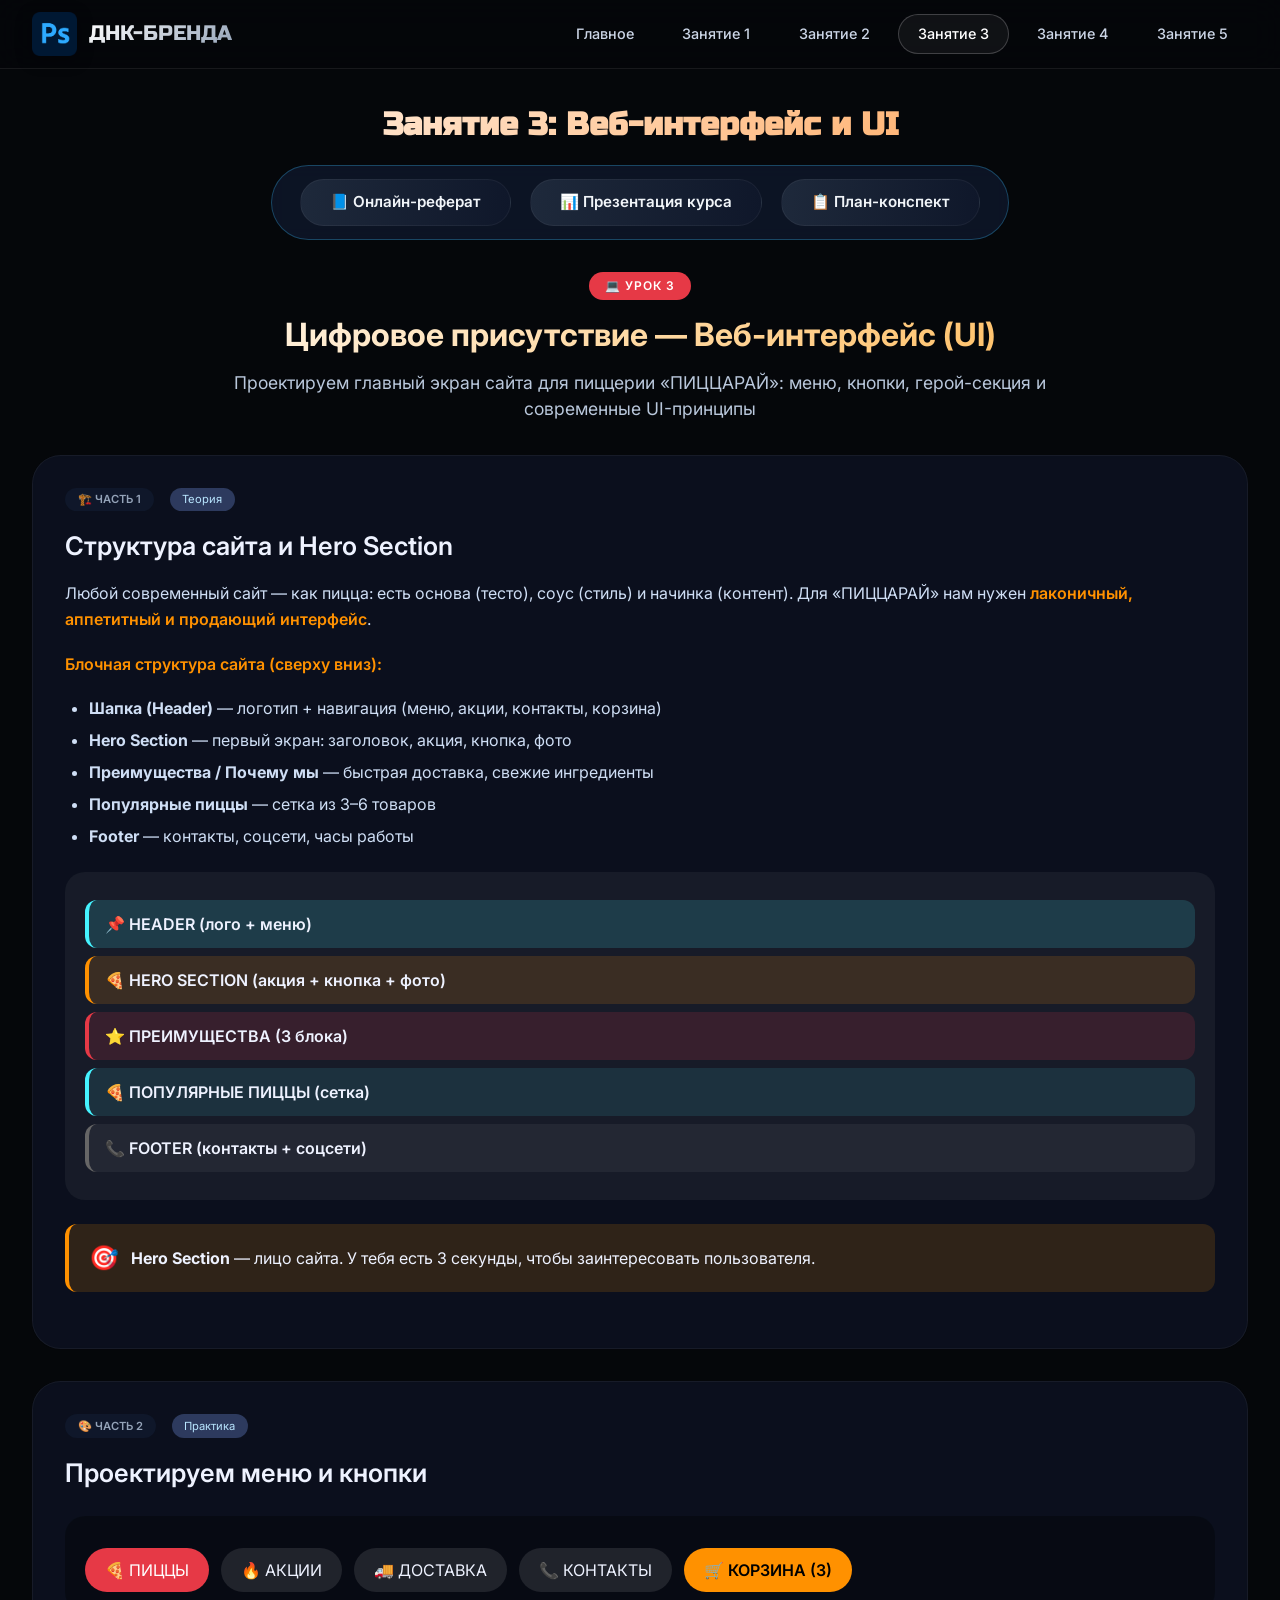
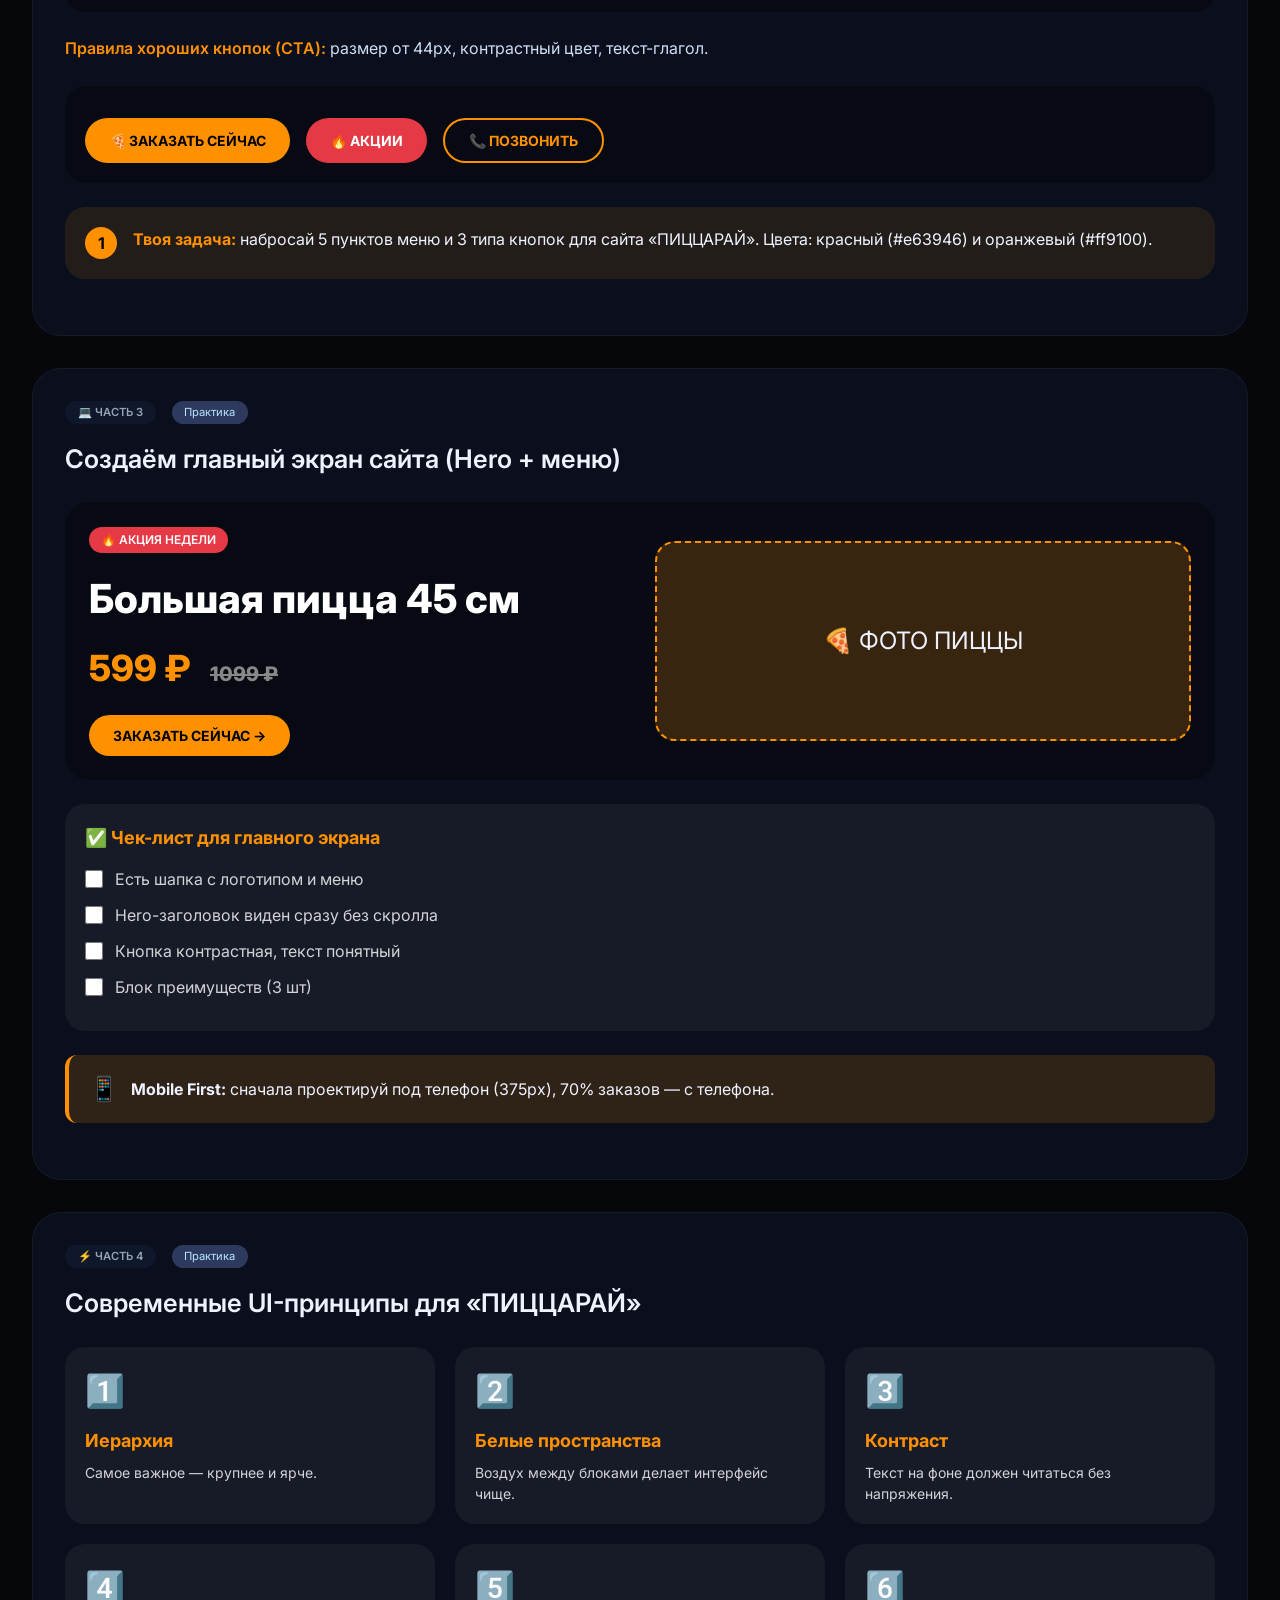
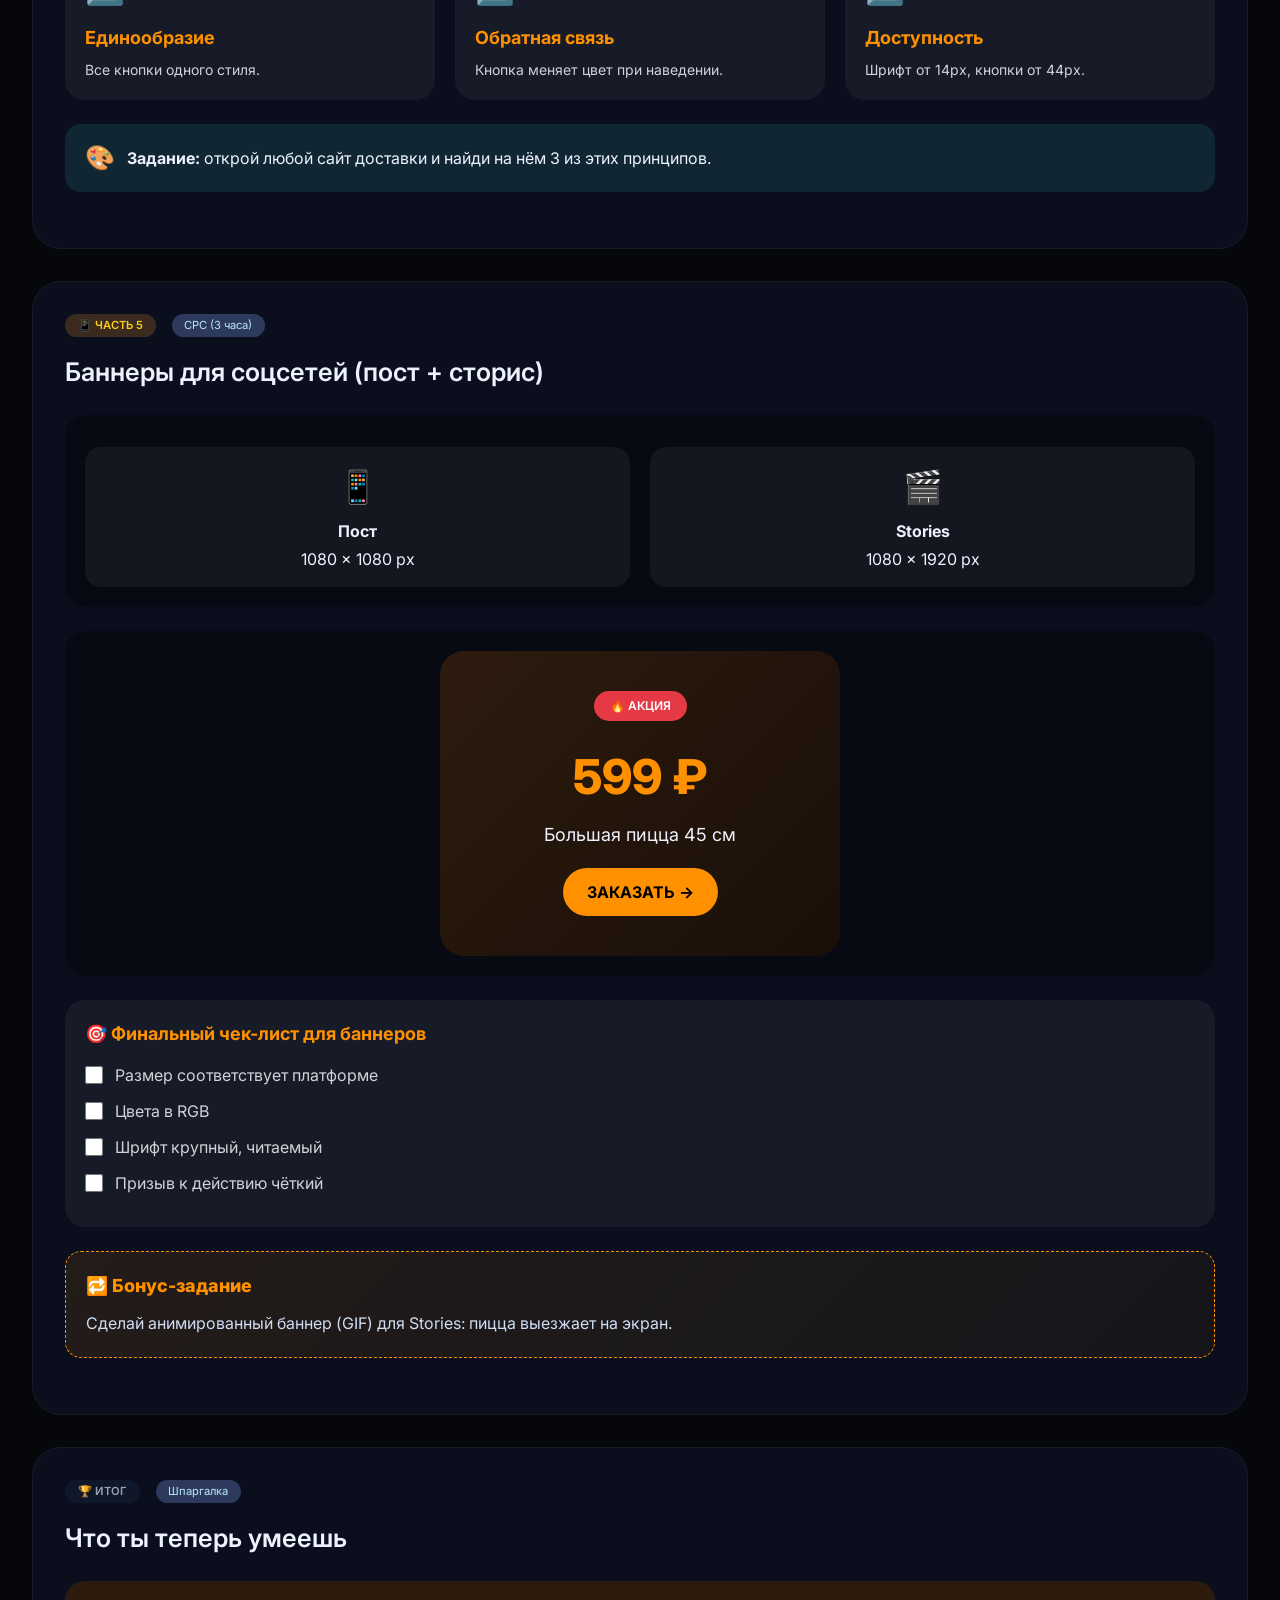
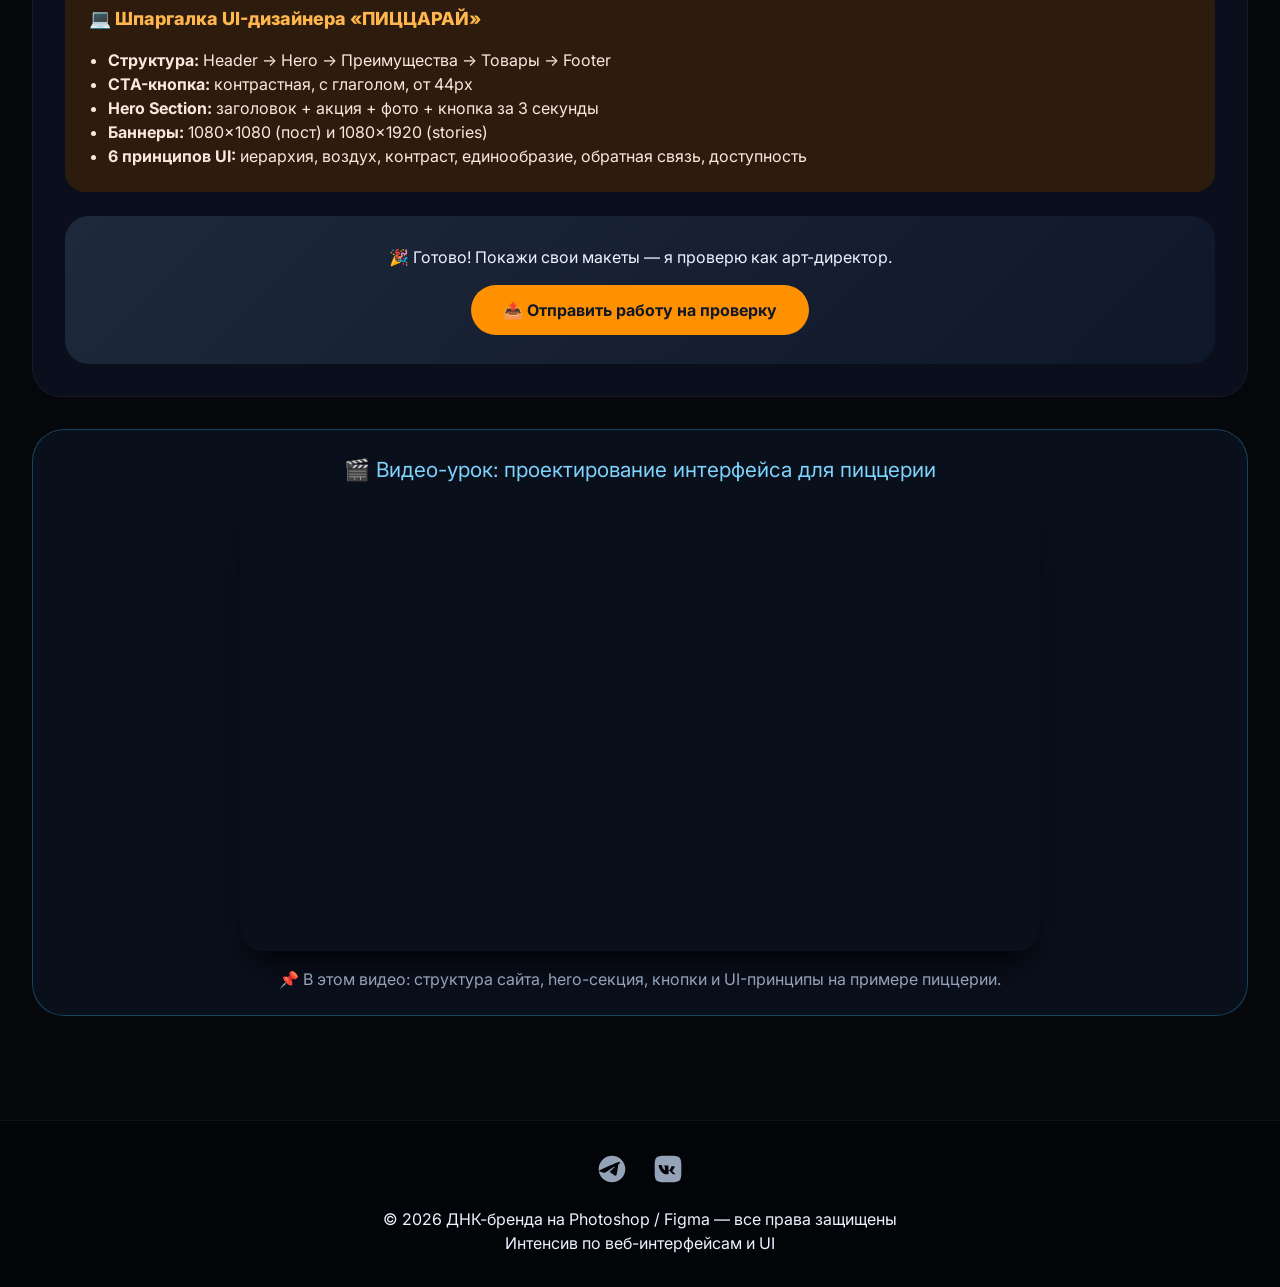
<file: cource/Lestre.html>
<!DOCTYPE html>
<html lang="ru">
<head>
    <meta charset="UTF-8">
    <meta name="viewport" content="width=device-width, initial-scale=1.0, user-scalable=yes">
    <title>Никита Антонов | Занятие 3 — Веб-интерфейс для пиццерии</title>
    
    <link rel="preconnect" href="https://fonts.googleapis.com">
    <link rel="preconnect" href="https://fonts.gstatic.com" crossorigin>
    <link href="https://fonts.googleapis.com/css2?family=Inter:opsz,wght@14..32,300;400;500;600;700&family=Russo+One&display=swap" rel="stylesheet">
    
    <style>
        * {
            margin: 0;
            padding: 0;
            box-sizing: border-box;
        }
        body {
            font-family: 'Inter', sans-serif;
            background-color: #05070a;
            color: #eef2ff;
            line-height: 1.5;
            scroll-behavior: smooth;
        }
        .site-header {
            position: sticky;
            top: 0;
            z-index: 100;
            background: rgba(5, 7, 10, 0.85);
            backdrop-filter: blur(16px);
            border-bottom: 1px solid rgba(255, 255, 255, 0.08);
            padding: 0.75rem 2rem;
        }
        .nav-container {
            max-width: 1400px;
            margin: 0 auto;
            display: flex;
            align-items: center;
            flex-wrap: wrap;
            gap: 1rem;
            justify-content: space-between;
        }
        .logo-area {
            display: flex;
            align-items: center;
            gap: 12px;
        }
        .logo-img {
            height: 44px;
            width: auto;
            filter: drop-shadow(0 4px 8px rgba(0,0,0,0.3));
        }
        .brand-name {
            font-family: 'Russo One', sans-serif;
            font-size: 1.3rem;
            background: linear-gradient(135deg, #FFFFFF, #94a3b8);
            -webkit-background-clip: text;
            background-clip: text;
            color: transparent;
        }
        .nav-links {
            display: flex;
            flex-wrap: wrap;
            gap: 0.5rem;
        }
        .buttan {
            background: transparent;
            padding: 0.5rem 1.2rem;
            border-radius: 40px;
            font-weight: 500;
            font-size: 0.9rem;
            color: #cbd5e6;
            text-decoration: none;
            transition: all 0.2s ease;
            border: 1px solid transparent;
        }
        .buttan:hover, .buttan.active {
            background: rgba(255, 255, 255, 0.05);
            border-color: rgba(255, 255, 255, 0.2);
            color: white;
        }
        main {
            max-width: 1400px;
            margin: 0 auto;
            padding: 2rem 2rem 1rem;
        }
        .materials-toolbar {
            background: #0f172ad9;
            backdrop-filter: blur(8px);
            border-radius: 60px;
            padding: 0.8rem 1.8rem;
            margin: 1rem auto 2rem;
            display: flex;
            flex-wrap: wrap;
            justify-content: center;
            gap: 1.2rem;
            border: 1px solid rgba(56, 189, 248, 0.3);
            width: fit-content;
            max-width: 100%;
        }
        .material-link {
            background: linear-gradient(95deg, #1e293b, #0f172a);
            padding: 0.7rem 1.8rem;
            border-radius: 40px;
            font-weight: 600;
            font-size: 0.95rem;
            color: #f1f5f9;
            display: inline-flex;
            align-items: center;
            gap: 10px;
            transition: all 0.2s ease;
            border: 1px solid rgba(255,255,255,0.05);
            text-decoration: none;
        }
        .material-link:hover {
            transform: translateY(-2px);
            background: linear-gradient(95deg, #2d3a5e, #1e293b);
            border-color: #38bdf8;
            color: white;
        }
        .course-lesson-container {
            margin-top: 1rem;
        }
        .lesson-hero-header {
            margin-bottom: 2rem;
            text-align: center;
        }
        .lesson-meta-badge {
            background: #e63946;
            padding: 0.3rem 1rem;
            border-radius: 40px;
            font-size: 0.75rem;
            font-weight: 600;
            text-transform: uppercase;
            letter-spacing: 1px;
            color: #fff;
            display: inline-block;
        }
        .lesson-main-title {
            font-size: 2rem;
            font-weight: 700;
            margin: 1rem 0;
            line-height: 1.2;
            background: linear-gradient(135deg, #fff, #ffb347);
            -webkit-background-clip: text;
            background-clip: text;
            color: transparent;
        }
        .lesson-lead-text {
            font-size: 1.1rem;
            max-width: 850px;
            margin: 0 auto;
            color: #b9c7db;
        }
        .lesson-content-stream {
            display: flex;
            flex-direction: column;
            gap: 2rem;
        }
        .lesson-text-section {
            background: rgba(15, 23, 42, 0.6);
            backdrop-filter: blur(2px);
            border-radius: 1.8rem;
            padding: 2rem;
            border: 1px solid rgba(255,255,255,0.05);
            transition: all 0.2s;
        }
        .lesson-text-section:hover {
            border-color: rgba(56, 189, 248, 0.3);
            box-shadow: 0 15px 30px -12px rgba(0,0,0,0.3);
        }
        .section-meta-line {
            display: flex;
            gap: 1rem;
            margin-bottom: 1rem;
            flex-wrap: wrap;
            align-items: center;
        }
        .section-badge-tag {
            font-size: 0.7rem;
            font-weight: 600;
            background: #0f172a;
            padding: 0.2rem 0.8rem;
            border-radius: 20px;
            color: #94a3b8;
        }
        .section-format-tag {
            font-size: 0.7rem;
            background: #2d3a5e;
            padding: 0.2rem 0.8rem;
            border-radius: 20px;
            color: #b9e6ff;
        }
        .homework-badge {
            background: #3b2b1f;
            color: #facc15;
        }
        .section-heading {
            font-size: 1.6rem;
            font-weight: 600;
            margin: 0.5rem 0 1rem;
        }
        .section-paragraph {
            margin-bottom: 1.2rem;
            font-size: 1rem;
            color: #cfdef5;
            line-height: 1.6;
        }
        .pizzaui_highlight { color: #ff9100; font-weight: 600; }
        .pizzaui_list { margin: 1rem 0 1rem 1.5rem; color: #cfdef5; }
        .pizzaui_list li { margin: 0.5rem 0; }
        .pizzaui_tip_block {
            background: rgba(255, 145, 0, 0.15);
            border-left: 4px solid #ff9100;
            padding: 16px 20px;
            border-radius: 12px;
            margin: 24px 0;
            display: flex;
            gap: 12px;
            align-items: center;
        }
        .pizzaui_tip_icon { font-size: 24px; }
        .pizzaui_demo_structure {
            background: rgba(255, 255, 255, 0.05);
            border-radius: 20px;
            padding: 20px;
            margin: 24px 0;
        }
        .pizzaui_struct_item {
            padding: 12px 16px;
            margin: 8px 0;
            border-radius: 12px;
            font-weight: 600;
        }
        .pizzaui_struct_item.header { background: rgba(69, 243, 255, 0.15); border-left: 4px solid #45f3ff; }
        .pizzaui_struct_item.hero { background: rgba(255, 145, 0, 0.15); border-left: 4px solid #ff9100; }
        .pizzaui_struct_item.features { background: rgba(230, 57, 70, 0.15); border-left: 4px solid #e63946; }
        .pizzaui_struct_item.products { background: rgba(69, 243, 255, 0.1); border-left: 4px solid #45f3ff; }
        .pizzaui_struct_item.footer { background: rgba(255, 255, 255, 0.05); border-left: 4px solid #666; }
        .pizzaui_tabs_demo {
            background: rgba(0, 0, 0, 0.3);
            border-radius: 20px;
            padding: 20px;
            margin: 24px 0;
        }
        .pizzaui_tabs {
            display: flex;
            flex-wrap: wrap;
            gap: 12px;
            margin-top: 12px;
        }
        .pizzaui_tab {
            padding: 10px 20px;
            background: rgba(255, 255, 255, 0.1);
            border-radius: 40px;
        }
        .pizzaui_tab.active { background: #e63946; color: white; }
        .pizzaui_tab.cart { background: #ff9100; color: black; font-weight: 600; }
        .pizzaui_buttons_demo {
            background: rgba(0, 0, 0, 0.3);
            border-radius: 20px;
            padding: 20px;
            margin: 24px 0;
        }
        .pizzaui_buttons_row {
            display: flex;
            flex-wrap: wrap;
            gap: 16px;
            margin-top: 12px;
        }
        .pizzaui_btn {
            padding: 12px 24px;
            border-radius: 40px;
            font-weight: 700;
            font-size: 14px;
            border: none;
            font-family: inherit;
        }
        .pizzaui_btn_primary { background: #ff9100; color: #000; }
        .pizzaui_btn_secondary { background: #e63946; color: white; }
        .pizzaui_btn_outline { background: transparent; border: 2px solid #ff9100; color: #ff9100; }
        .pizzaui_layout_demo {
            background: rgba(0, 0, 0, 0.3);
            border-radius: 24px;
            padding: 24px;
            margin: 24px 0;
        }
        .pizzaui_layout_hero {
            display: flex;
            flex-wrap: wrap;
            gap: 30px;
            align-items: center;
        }
        .pizzaui_layout_left { flex: 1; min-width: 250px; }
        .pizzaui_layout_right { flex: 1; min-width: 200px; }
        .pizzaui_badge {
            display: inline-block;
            background: #e63946;
            color: white;
            padding: 4px 12px;
            border-radius: 20px;
            font-size: 12px;
            font-weight: 600;
            margin-bottom: 16px;
        }
        .pizzaui_layout_title { font-size: clamp(24px, 4vw, 40px); font-weight: 800; margin: 0 0 12px 0; color: white; }
        .pizzaui_price { font-size: 36px; font-weight: 800; color: #ff9100; }
        .pizzaui_oldprice { font-size: 20px; color: #888; text-decoration: line-through; margin-left: 12px; }
        .pizzaui_pizza_placeholder {
            background: rgba(255, 145, 0, 0.2);
            border-radius: 20px;
            height: 200px;
            display: flex;
            align-items: center;
            justify-content: center;
            font-size: 24px;
            border: 2px dashed #ff9100;
        }
        .pizzaui_principles_grid {
            display: grid;
            grid-template-columns: repeat(auto-fill, minmax(280px, 1fr));
            gap: 20px;
            margin: 24px 0;
        }
        .pizzaui_principle_card {
            background: rgba(255, 255, 255, 0.05);
            border-radius: 20px;
            padding: 20px;
        }
        .pizzaui_principle_icon { font-size: 32px; margin-bottom: 12px; }
        .pizzaui_principle_title { font-size: 18px; font-weight: 700; color: #ff9100; margin-bottom: 8px; }
        .pizzaui_principle_card p { margin: 0; font-size: 14px; color: #d2d2d7; }
        .pizzaui_checklist {
            background: rgba(255, 255, 255, 0.05);
            border-radius: 20px;
            padding: 20px;
            margin: 24px 0;
        }
        .pizzaui_checklist_title { font-weight: 700; font-size: 18px; margin-bottom: 16px; color: #ff9100; }
        .pizzaui_checklist_item { display: flex; align-items: center; gap: 12px; margin: 12px 0; cursor: pointer; color: #d2d2d7; }
        .pizzaui_checklist_item input { width: 18px; height: 18px; cursor: pointer; }
        .pizzaui_step {
            display: flex;
            gap: 16px;
            margin: 24px 0;
            background: rgba(255, 145, 0, 0.1);
            padding: 20px;
            border-radius: 20px;
        }
        .pizzaui_step_num {
            background: #ff9100;
            color: black;
            width: 32px;
            height: 32px;
            border-radius: 50%;
            display: flex;
            align-items: center;
            justify-content: center;
            font-weight: 700;
            flex-shrink: 0;
        }
        .pizzaui_step_content { flex: 1; line-height: 1.5; }
        .pizzaui_step_content strong { color: #ff9100; }
        .pizzaui_check_block {
            background: rgba(69, 243, 255, 0.1);
            border-radius: 16px;
            padding: 16px 20px;
            display: flex;
            gap: 12px;
            align-items: center;
            margin: 24px 0;
        }
        .pizzaui_sizes_box {
            background: rgba(0, 0, 0, 0.3);
            border-radius: 20px;
            padding: 20px;
            margin: 24px 0;
        }
        .pizzaui_sizes_grid {
            display: flex;
            flex-wrap: wrap;
            gap: 20px;
            margin-top: 12px;
        }
        .pizzaui_size_card {
            background: rgba(255, 255, 255, 0.05);
            border-radius: 16px;
            padding: 16px;
            text-align: center;
            flex: 1;
            min-width: 150px;
        }
        .pizzaui_size_icon { font-size: 32px; margin-bottom: 8px; }
        .pizzaui_size_name { font-weight: 700; margin-bottom: 4px; }
        .pizzaui_banner_demo {
            background: rgba(0, 0, 0, 0.3);
            border-radius: 20px;
            padding: 20px;
            margin: 24px 0;
        }
        .pizzaui_banner_preview {
            background: linear-gradient(135deg, #2d1b0e, #1a0f08);
            border-radius: 24px;
            padding: 40px;
            text-align: center;
            max-width: 400px;
            margin: 0 auto;
        }
        .pizzaui_banner_badge {
            display: inline-block;
            background: #e63946;
            color: white;
            padding: 6px 16px;
            border-radius: 30px;
            font-size: 12px;
            font-weight: 600;
        }
        .pizzaui_banner_price { font-size: 48px; font-weight: 800; color: #ff9100; margin: 20px 0 8px; }
        .pizzaui_banner_desc { font-size: 18px; margin-bottom: 20px; }
        .pizzaui_banner_cta { background: #ff9100; color: black; padding: 12px 24px; border-radius: 40px; display: inline-block; font-weight: 700; }
        .pizzaui_bonus_box {
            background: linear-gradient(135deg, rgba(255, 145, 0, 0.1), rgba(255, 145, 0, 0.05));
            border-radius: 16px;
            padding: 20px;
            margin: 24px 0;
            border: 1px dashed #ff9100;
        }
        .pizzaui_bonus_title { font-weight: 800; font-size: 18px; margin-bottom: 12px; color: #ff9100; }
        .pizzaui_cheatsheet {
            background: #2d1b0e;
            border-radius: 20px;
            padding: 24px;
            margin: 24px 0;
        }
        .pizzaui_cheatsheet_title { font-weight: 800; font-size: 18px; margin-bottom: 16px; color: #ffb74d; }
        .action-footer-block {
            background: linear-gradient(135deg, #1e293b, #0f172a);
            border-radius: 1.5rem;
            padding: 1.8rem;
            text-align: center;
            margin-top: 1rem;
        }
        .action-submit-button {
            display: inline-block;
            background: #ff9100;
            color: #0f172a;
            font-weight: 700;
            padding: 0.8rem 2rem;
            border-radius: 40px;
            text-decoration: none;
            margin-top: 1rem;
        }
        .single-video-container {
            margin: 2rem 0 2.5rem;
            background: #0a0f1c;
            border-radius: 2rem;
            padding: 1.5rem;
            border: 1px solid rgba(56, 189, 248, 0.3);
            text-align: center;
        }
        .video-title { font-size: 1.3rem; margin-bottom: 1rem; color: #7dd3fc; }
        .video-wrapper-single { display: flex; justify-content: center; }
        .video-wrapper-single iframe {
            width: 100%;
            max-width: 800px;
            aspect-ratio: 16 / 9;
            border-radius: 24px;
            box-shadow: 0 20px 35px -12px black;
        }
        .site-footer {
            background: #020408;
            border-top: 1px solid rgba(255,255,255,0.05);
            margin-top: 3rem;
            padding: 2rem;
            text-align: center;
        }
        .social-icons {
            display: flex;
            justify-content: center;
            gap: 1.5rem;
            margin-bottom: 1rem;
        }
        .social-icons a svg { width: 32px; height: 32px; color: #94a3b8; }
        @media (max-width: 768px) {
            main { padding: 1rem; }
            .lesson-main-title { font-size: 1.5rem; }
            .section-heading { font-size: 1.3rem; }
            .lesson-text-section { padding: 1.2rem; }
        }
    </style>
</head>
<body>

<header class="site-header">
    <div class="nav-container">
        <div class="logo-area">
            <img src="../image/269da16b-f9f9-4a65-9fb0-4ea0ae671802.png" alt="Логотип" class="logo-img" onerror="this.src='https://placehold.co/60x40?text=DNA'">
            <span class="brand-name">ДНК-БРЕНДА</span>
        </div>
        <div class="nav-links">
            <a href="../index.html" class="buttan">Главное</a>
            <a href="../cource/Lesone.html" class="buttan">Занятие 1</a>
            <a href="../cource/Lestwo.html" class="buttan">Занятие 2</a>
            <a href="#" class="buttan active">Занятие 3</a>
            <a href="../cource/Lesfour.html" class="buttan">Занятие 4</a>
            <a href="../cource/Lesfive.html" class="buttan">Занятие 5</a>
        </div>
    </div>
</header>

<main>
    <div style="text-align: center; margin-bottom: 0.5rem;">
        <h1 style="font-family: 'Russo One'; font-size: 2rem; background: linear-gradient(135deg,#fff,#ff9a44); -webkit-background-clip: text; background-clip: text; color: transparent;">Занятие 3: Веб-интерфейс и UI</h1>
    </div>
    
    <div class="materials-toolbar">
        <a href="https://docs.google.com/document/d/13nMbfoFxqE7L_Y5LsumOB4QBaPfCR5S-z34akS9ldJI/edit?usp=sharing" class="material-link">📘 Онлайн-реферат</a>
        <a href="https://docs.google.com/presentation/d/1Rm1CGbqxCcMAdDyfdsWsjW6Qj0JxD8lSkHKv53kogic/edit?usp=sharing" class="material-link">📊 Презентация курса</a>
        <a href="https://docs.google.com/document/d/1Tx6xYnzs6__LCGEcxM5ZrSb9xbfoTQXNFNd3oM7w2GU/edit?usp=sharing" class="material-link">📋 План-конспект</a>
    </div>

    <div class="course-lesson-container">
        <div class="lesson-hero-header">
            <div class="lesson-meta-badge">💻 УРОК 3</div>
            <h1 class="lesson-main-title">Цифровое присутствие — Веб-интерфейс (UI)</h1>
            <p class="lesson-lead-text">Проектируем главный экран сайта для пиццерии «ПИЦЦАРАЙ»: меню, кнопки, герой-секция и современные UI-принципы</p>
        </div>

        <div class="lesson-content-stream">
            <!-- ЧАСТЬ 1: ТЕОРИЯ -->
            <div class="lesson-text-section">
                <div class="section-meta-line">
                    <span class="section-badge-tag">🏗️ ЧАСТЬ 1</span>
                    <span class="section-format-tag">Теория</span>
                </div>
                <h2 class="section-heading">Структура сайта и Hero Section</h2>
                <p class="section-paragraph">Любой современный сайт — как пицца: есть основа (тесто), соус (стиль) и начинка (контент). Для «ПИЦЦАРАЙ» нам нужен <strong class="pizzaui_highlight">лаконичный, аппетитный и продающий интерфейс</strong>.</p>
                <p class="section-paragraph"><strong class="pizzaui_highlight">Блочная структура сайта (сверху вниз):</strong></p>
                <ul class="pizzaui_list">
                    <li><strong>Шапка (Header)</strong> — логотип + навигация (меню, акции, контакты, корзина)</li>
                    <li><strong>Hero Section</strong> — первый экран: заголовок, акция, кнопка, фото</li>
                    <li><strong>Преимущества / Почему мы</strong> — быстрая доставка, свежие ингредиенты</li>
                    <li><strong>Популярные пиццы</strong> — сетка из 3–6 товаров</li>
                    <li><strong>Footer</strong> — контакты, соцсети, часы работы</li>
                </ul>
                <div class="pizzaui_demo_structure">
                    <div class="pizzaui_struct_item header">📌 HEADER (лого + меню)</div>
                    <div class="pizzaui_struct_item hero">🍕 HERO SECTION (акция + кнопка + фото)</div>
                    <div class="pizzaui_struct_item features">⭐ ПРЕИМУЩЕСТВА (3 блока)</div>
                    <div class="pizzaui_struct_item products">🍕 ПОПУЛЯРНЫЕ ПИЦЦЫ (сетка)</div>
                    <div class="pizzaui_struct_item footer">📞 FOOTER (контакты + соцсети)</div>
                </div>
                <div class="pizzaui_tip_block">
                    <span class="pizzaui_tip_icon">🎯</span>
                    <span><strong>Hero Section</strong> — лицо сайта. У тебя есть 3 секунды, чтобы заинтересовать пользователя.</span>
                </div>
            </div>

            <!-- ЧАСТЬ 2: ПРАКТИКА - МЕНЮ И КНОПКИ -->
            <div class="lesson-text-section">
                <div class="section-meta-line">
                    <span class="section-badge-tag">🎨 ЧАСТЬ 2</span>
                    <span class="section-format-tag">Практика</span>
                </div>
                <h2 class="section-heading">Проектируем меню и кнопки</h2>
                <div class="pizzaui_tabs_demo">
                    <div class="pizzaui_tabs">
                        <span class="pizzaui_tab active">🍕 ПИЦЦЫ</span>
                        <span class="pizzaui_tab">🔥 АКЦИИ</span>
                        <span class="pizzaui_tab">🚚 ДОСТАВКА</span>
                        <span class="pizzaui_tab">📞 КОНТАКТЫ</span>
                        <span class="pizzaui_tab cart">🛒 КОРЗИНА (3)</span>
                    </div>
                </div>
                <p class="section-paragraph"><strong class="pizzaui_highlight">Правила хороших кнопок (CTA):</strong> размер от 44px, контрастный цвет, текст-глагол.</p>
                <div class="pizzaui_buttons_demo">
                    <div class="pizzaui_buttons_row">
                        <button class="pizzaui_btn pizzaui_btn_primary">🍕 ЗАКАЗАТЬ СЕЙЧАС</button>
                        <button class="pizzaui_btn pizzaui_btn_secondary">🔥 АКЦИИ</button>
                        <button class="pizzaui_btn pizzaui_btn_outline">📞 ПОЗВОНИТЬ</button>
                    </div>
                </div>
                <div class="pizzaui_step">
                    <div class="pizzaui_step_num">1</div>
                    <div class="pizzaui_step_content"><strong>Твоя задача:</strong> набросай 5 пунктов меню и 3 типа кнопок для сайта «ПИЦЦАРАЙ». Цвета: красный (#e63946) и оранжевый (#ff9100).</div>
                </div>
            </div>

            <!-- ЧАСТЬ 3: ГЛАВНЫЙ ЭКРАН -->
            <div class="lesson-text-section">
                <div class="section-meta-line">
                    <span class="section-badge-tag">💻 ЧАСТЬ 3</span>
                    <span class="section-format-tag">Практика</span>
                </div>
                <h2 class="section-heading">Создаём главный экран сайта (Hero + меню)</h2>
                <div class="pizzaui_layout_demo">
                    <div class="pizzaui_layout_hero">
                        <div class="pizzaui_layout_left">
                            <span class="pizzaui_badge">🔥 АКЦИЯ НЕДЕЛИ</span>
                            <h2 class="pizzaui_layout_title">Большая пицца 45 см</h2>
                            <div class="pizzaui_price">599 ₽ <span class="pizzaui_oldprice">1099 ₽</span></div>
                            <button class="pizzaui_btn pizzaui_btn_primary" style="margin-top: 20px;">ЗАКАЗАТЬ СЕЙЧАС →</button>
                        </div>
                        <div class="pizzaui_layout_right">
                            <div class="pizzaui_pizza_placeholder">🍕 ФОТО ПИЦЦЫ</div>
                        </div>
                    </div>
                </div>
                <div class="pizzaui_checklist">
                    <div class="pizzaui_checklist_title">✅ Чек-лист для главного экрана</div>
                    <label class="pizzaui_checklist_item"><input type="checkbox"> Есть шапка с логотипом и меню</label>
                    <label class="pizzaui_checklist_item"><input type="checkbox"> Hero-заголовок виден сразу без скролла</label>
                    <label class="pizzaui_checklist_item"><input type="checkbox"> Кнопка контрастная, текст понятный</label>
                    <label class="pizzaui_checklist_item"><input type="checkbox"> Блок преимуществ (3 шт)</label>
                </div>
                <div class="pizzaui_tip_block">
                    <span class="pizzaui_tip_icon">📱</span>
                    <span><strong>Mobile First:</strong> сначала проектируй под телефон (375px), 70% заказов — с телефона.</span>
                </div>
            </div>

            <!-- ЧАСТЬ 4: UI ПРИНЦИПЫ -->
            <div class="lesson-text-section">
                <div class="section-meta-line">
                    <span class="section-badge-tag">⚡ ЧАСТЬ 4</span>
                    <span class="section-format-tag">Практика</span>
                </div>
                <h2 class="section-heading">Современные UI-принципы для «ПИЦЦАРАЙ»</h2>
                <div class="pizzaui_principles_grid">
                    <div class="pizzaui_principle_card"><div class="pizzaui_principle_icon">1️⃣</div><div class="pizzaui_principle_title">Иерархия</div><p>Самое важное — крупнее и ярче.</p></div>
                    <div class="pizzaui_principle_card"><div class="pizzaui_principle_icon">2️⃣</div><div class="pizzaui_principle_title">Белые пространства</div><p>Воздух между блоками делает интерфейс чище.</p></div>
                    <div class="pizzaui_principle_card"><div class="pizzaui_principle_icon">3️⃣</div><div class="pizzaui_principle_title">Контраст</div><p>Текст на фоне должен читаться без напряжения.</p></div>
                    <div class="pizzaui_principle_card"><div class="pizzaui_principle_icon">4️⃣</div><div class="pizzaui_principle_title">Единообразие</div><p>Все кнопки одного стиля.</p></div>
                    <div class="pizzaui_principle_card"><div class="pizzaui_principle_icon">5️⃣</div><div class="pizzaui_principle_title">Обратная связь</div><p>Кнопка меняет цвет при наведении.</p></div>
                    <div class="pizzaui_principle_card"><div class="pizzaui_principle_icon">6️⃣</div><div class="pizzaui_principle_title">Доступность</div><p>Шрифт от 14px, кнопки от 44px.</p></div>
                </div>
                <div class="pizzaui_check_block">
                    <span class="pizzaui_tip_icon">🎨</span>
                    <span><strong>Задание:</strong> открой любой сайт доставки и найди на нём 3 из этих принципов.</span>
                </div>
            </div>

            <!-- ЧАСТЬ 5: СРС - БАННЕРЫ -->
            <div class="lesson-text-section">
                <div class="section-meta-line">
                    <span class="section-badge-tag homework-badge">📱 ЧАСТЬ 5</span>
                    <span class="section-format-tag">СРС (3 часа)</span>
                </div>
                <h2 class="section-heading">Баннеры для соцсетей (пост + сторис)</h2>
                <div class="pizzaui_sizes_box">
                    <div class="pizzaui_sizes_grid">
                        <div class="pizzaui_size_card"><div class="pizzaui_size_icon">📱</div><div class="pizzaui_size_name">Пост</div><div class="pizzaui_size_dim">1080 × 1080 px</div></div>
                        <div class="pizzaui_size_card"><div class="pizzaui_size_icon">🎬</div><div class="pizzaui_size_name">Stories</div><div class="pizzaui_size_dim">1080 × 1920 px</div></div>
                    </div>
                </div>
                <div class="pizzaui_banner_demo">
                    <div class="pizzaui_banner_preview">
                        <span class="pizzaui_banner_badge">🔥 АКЦИЯ</span>
                        <div class="pizzaui_banner_price">599 ₽</div>
                        <div class="pizzaui_banner_desc">Большая пицца 45 см</div>
                        <div class="pizzaui_banner_cta">ЗАКАЗАТЬ →</div>
                    </div>
                </div>
                <div class="pizzaui_checklist">
                    <div class="pizzaui_checklist_title">🎯 Финальный чек-лист для баннеров</div>
                    <label class="pizzaui_checklist_item"><input type="checkbox"> Размер соответствует платформе</label>
                    <label class="pizzaui_checklist_item"><input type="checkbox"> Цвета в RGB</label>
                    <label class="pizzaui_checklist_item"><input type="checkbox"> Шрифт крупный, читаемый</label>
                    <label class="pizzaui_checklist_item"><input type="checkbox"> Призыв к действию чёткий</label>
                </div>
                <div class="pizzaui_bonus_box">
                    <div class="pizzaui_bonus_title">🔁 Бонус-задание</div>
                    <p class="section-paragraph" style="margin-bottom: 0;">Сделай анимированный баннер (GIF) для Stories: пицца выезжает на экран.</p>
                </div>
            </div>

            <!-- ШПАРГАЛКА -->
            <div class="lesson-text-section">
                <div class="section-meta-line"><span class="section-badge-tag">🏆 ИТОГ</span><span class="section-format-tag">Шпаргалка</span></div>
                <h2 class="section-heading">Что ты теперь умеешь</h2>
                <div class="pizzaui_cheatsheet">
                    <div class="pizzaui_cheatsheet_title">💻 Шпаргалка UI-дизайнера «ПИЦЦАРАЙ»</div>
                    <ul style="color:#fae8dd; margin-left:1.2rem;">
                        <li><strong>Структура:</strong> Header → Hero → Преимущества → Товары → Footer</li>
                        <li><strong>CTA-кнопка:</strong> контрастная, с глаголом, от 44px</li>
                        <li><strong>Hero Section:</strong> заголовок + акция + фото + кнопка за 3 секунды</li>
                        <li><strong>Баннеры:</strong> 1080×1080 (пост) и 1080×1920 (stories)</li>
                        <li><strong>6 принципов UI:</strong> иерархия, воздух, контраст, единообразие, обратная связь, доступность</li>
                    </ul>
                </div>
                <div class="action-footer-block">
                    <p>🎉 Готово! Покажи свои макеты — я проверю как арт-директор.</p>
                    <a href="#" class="action-submit-button">📤 Отправить работу на проверку</a>
                </div>
            </div>
        </div>
    </div>

    <!-- ЕДИНОЕ ВИДЕО ПОСЛЕ ВСЕЙ ПРАКТИКИ -->
    <div class="single-video-container">
        <div class="video-title">🎬 Видео-урок: проектирование интерфейса для пиццерии</div>
        <div class="video-wrapper-single">
            <iframe src="https://vkvideo.ru/video_ext.php?oid=-239322196&id=456239019&hash=0f1ac46dc41db2a2&hd=1" 
                    allow="autoplay; encrypted-media; fullscreen; picture-in-picture" 
                    frameborder="0" 
                    allowfullscreen></iframe>
        </div>
        <p style="margin-top: 1rem; color: #94a3b8;">📌 В этом видео: структура сайта, hero-секция, кнопки и UI-принципы на примере пиццерии.</p>
    </div>

</main>

<footer class="site-footer">
    <div class="social-icons">
        <a href="#"><svg viewBox="0 0 24 24" fill="currentColor"><path d="M12 2C6.48 2 2 6.48 2 12s4.48 10 10 10 10-4.48 10-10S17.52 2 12 2zm4.64 6.8c-.15 1.58-.8 5.42-1.13 7.19-.14.75-.42 1-.68 1.03-.58.05-1.02-.38-1.58-.75-.88-.58-1.38-.94-2.23-1.5-.99-.65-.35-1.01.22-1.59.15-.15 2.71-2.48 2.76-2.69.01-.03.01-.14-.07-.2s-.21-.05-.3-.03c-.12.03-2.1 1.34-5.94 3.93-.56.39-1.07.58-1.53.57-.51-.01-1.48-.28-2.21-.52-.9-.3-1.61-.45-1.55-.95.03-.26.39-.52 1.08-.8 4.21-1.83 7.02-3.05 8.43-3.65 4.02-1.71 4.86-2.01 5.4-2.02.12 0 .39.03.56.17.14.11.18.27.2.4l.01.12z"/></svg></a>
        <a href="#"><svg viewBox="0 0 24 24" fill="currentColor"><path d="M15.07 2H8.93C3.33 2 2 3.33 2 8.93v6.14C2 20.67 3.33 22 8.93 22h6.14c5.6 0 6.93-1.33 6.93-6.93V8.93C22 3.33 20.67 2 15.07 2zm3.37 13.56c-.08.18-.32.36-.67.36h-1.51c-.48 0-.8-.19-1.16-.54-.62-.62-1.25-1.23-1.87-1.84-.2-.2-.39-.24-.56-.12-.17.13-.24.36-.24.64v1.31c0 .33-.18.55-.54.55h-.73c-1.57 0-2.94-.6-3.95-1.72-1.06-1.18-1.81-2.73-2.26-4.63-.08-.34.05-.56.41-.56h1.51c.36 0 .54.18.64.5.34 1.13.82 2.14 1.45 3.01.15.2.32.3.47.3.17 0 .26-.1.26-.3V10.8c0-.47-.19-.71-.7-.8-.15-.02-.2-.08-.13-.21.1-.19.38-.34.8-.34h2.16c.36 0 .51.18.51.55v2.85c0 .24.08.34.22.34.13 0 .28-.1.44-.27.7-.75 1.2-1.63 1.51-2.62.08-.25.26-.4.54-.4h1.51c.44 0 .58.2.49.52-.33.95-.91 1.83-1.63 2.62-.21.23-.23.36-.04.56.63.65 1.3 1.25 1.95 1.88.24.23.33.52.22.84z"/></svg></a>
    </div>
    <p>&copy; 2026 ДНК-бренда на Photoshop / Figma — все права защищены<br>Интенсив по веб-интерфейсам и UI</p>
</footer>

</body>
</html>
</file>
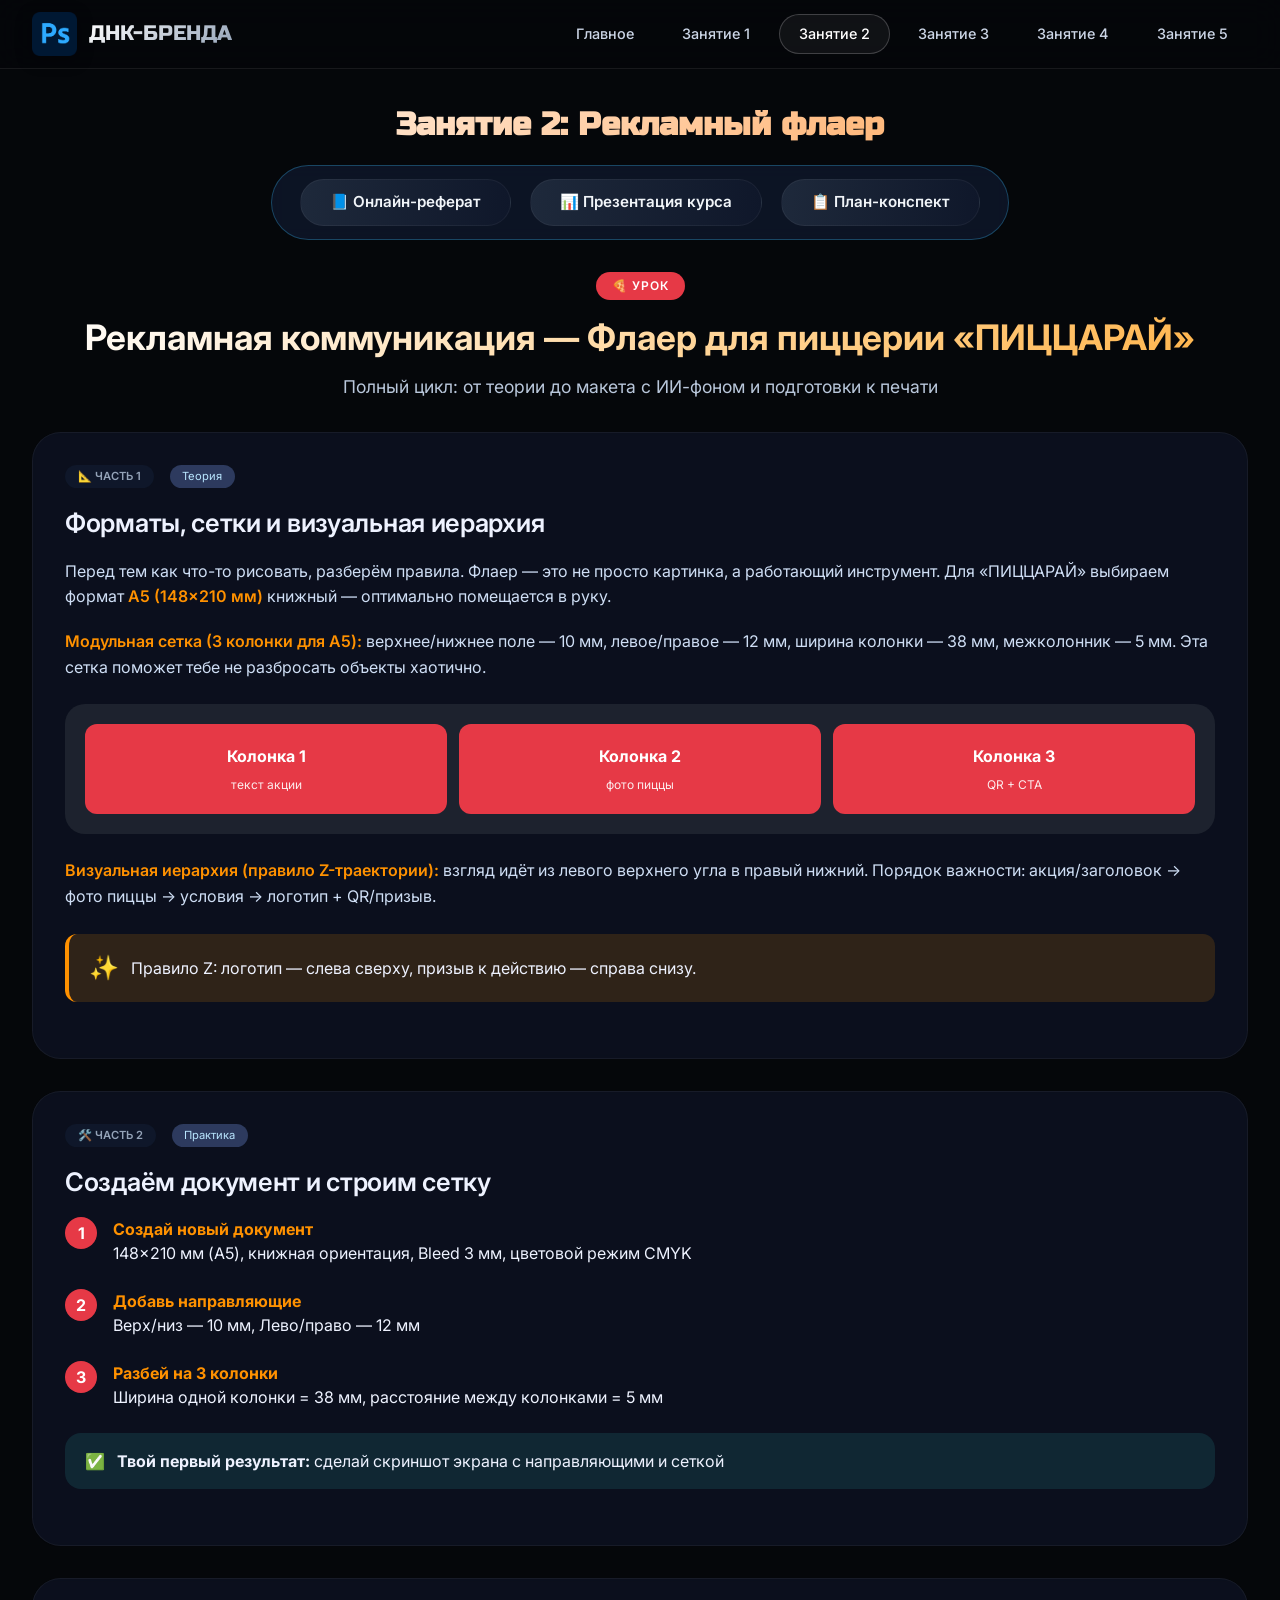
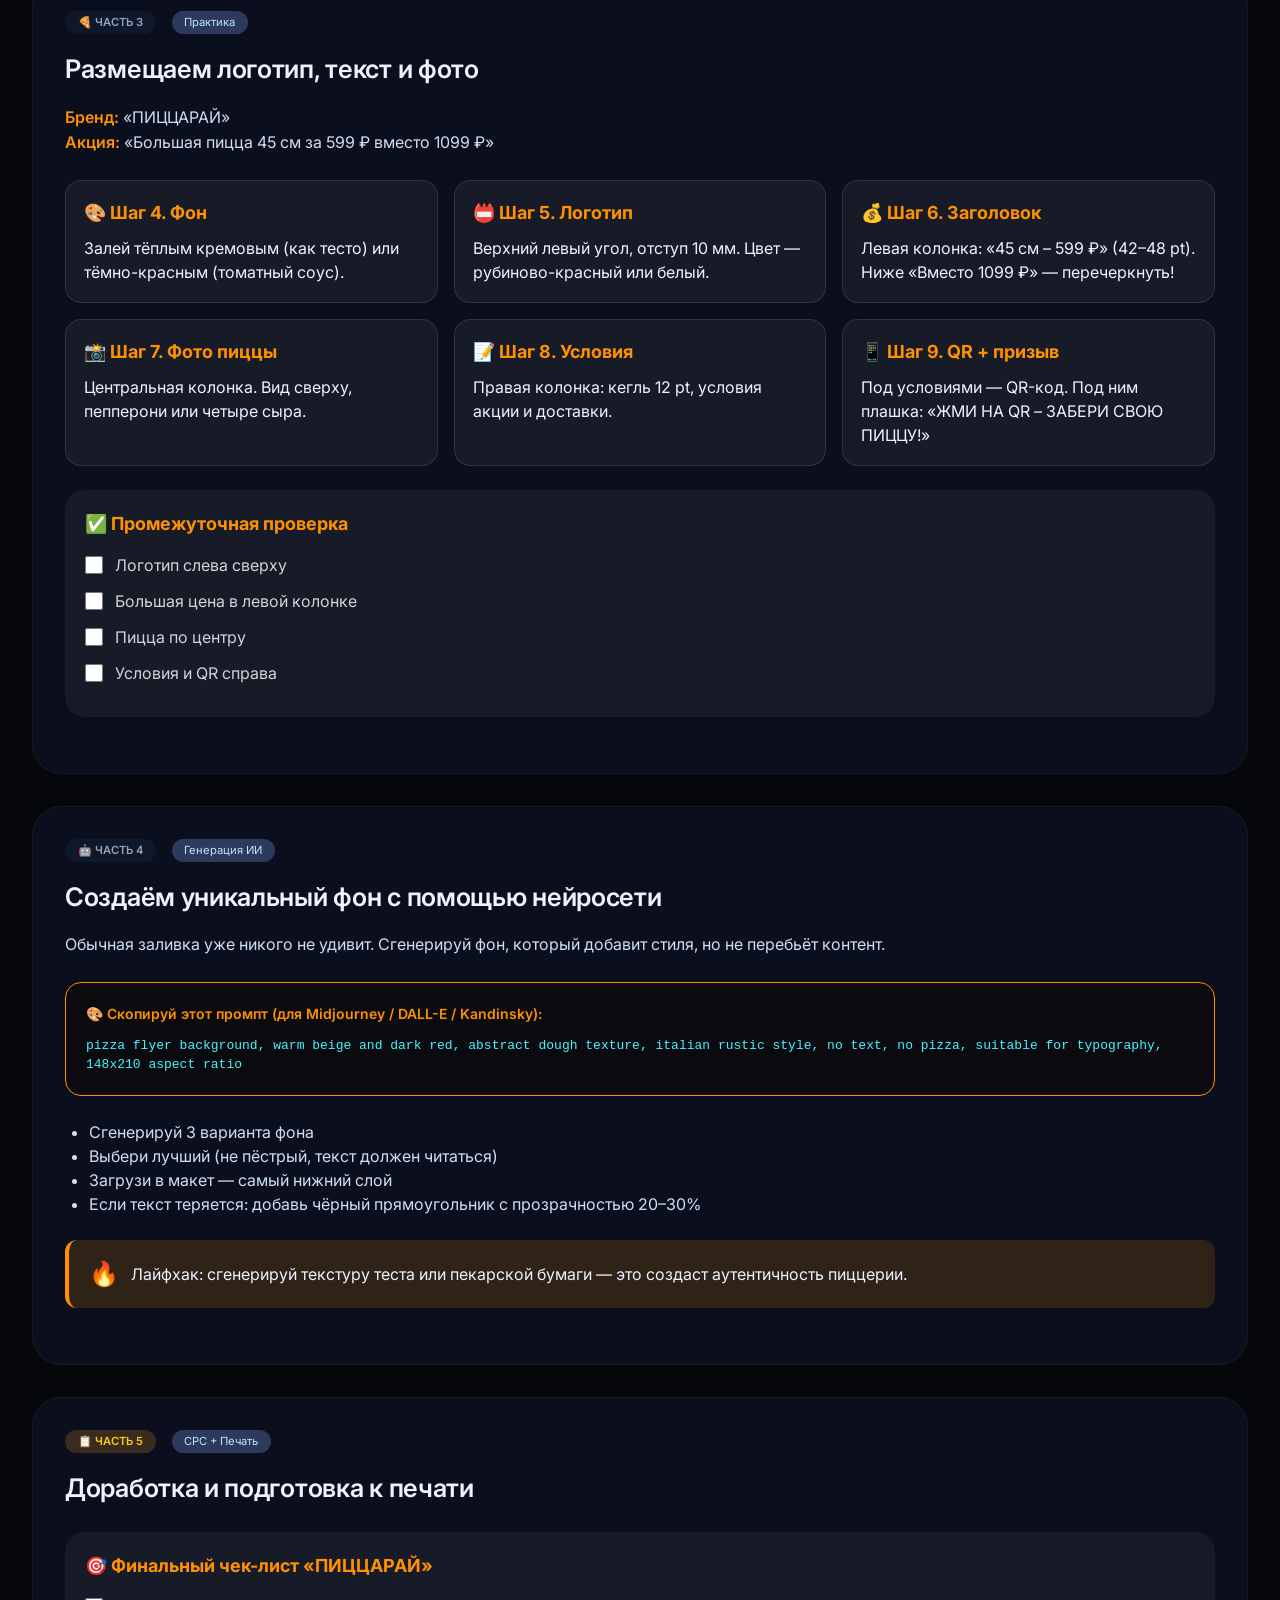
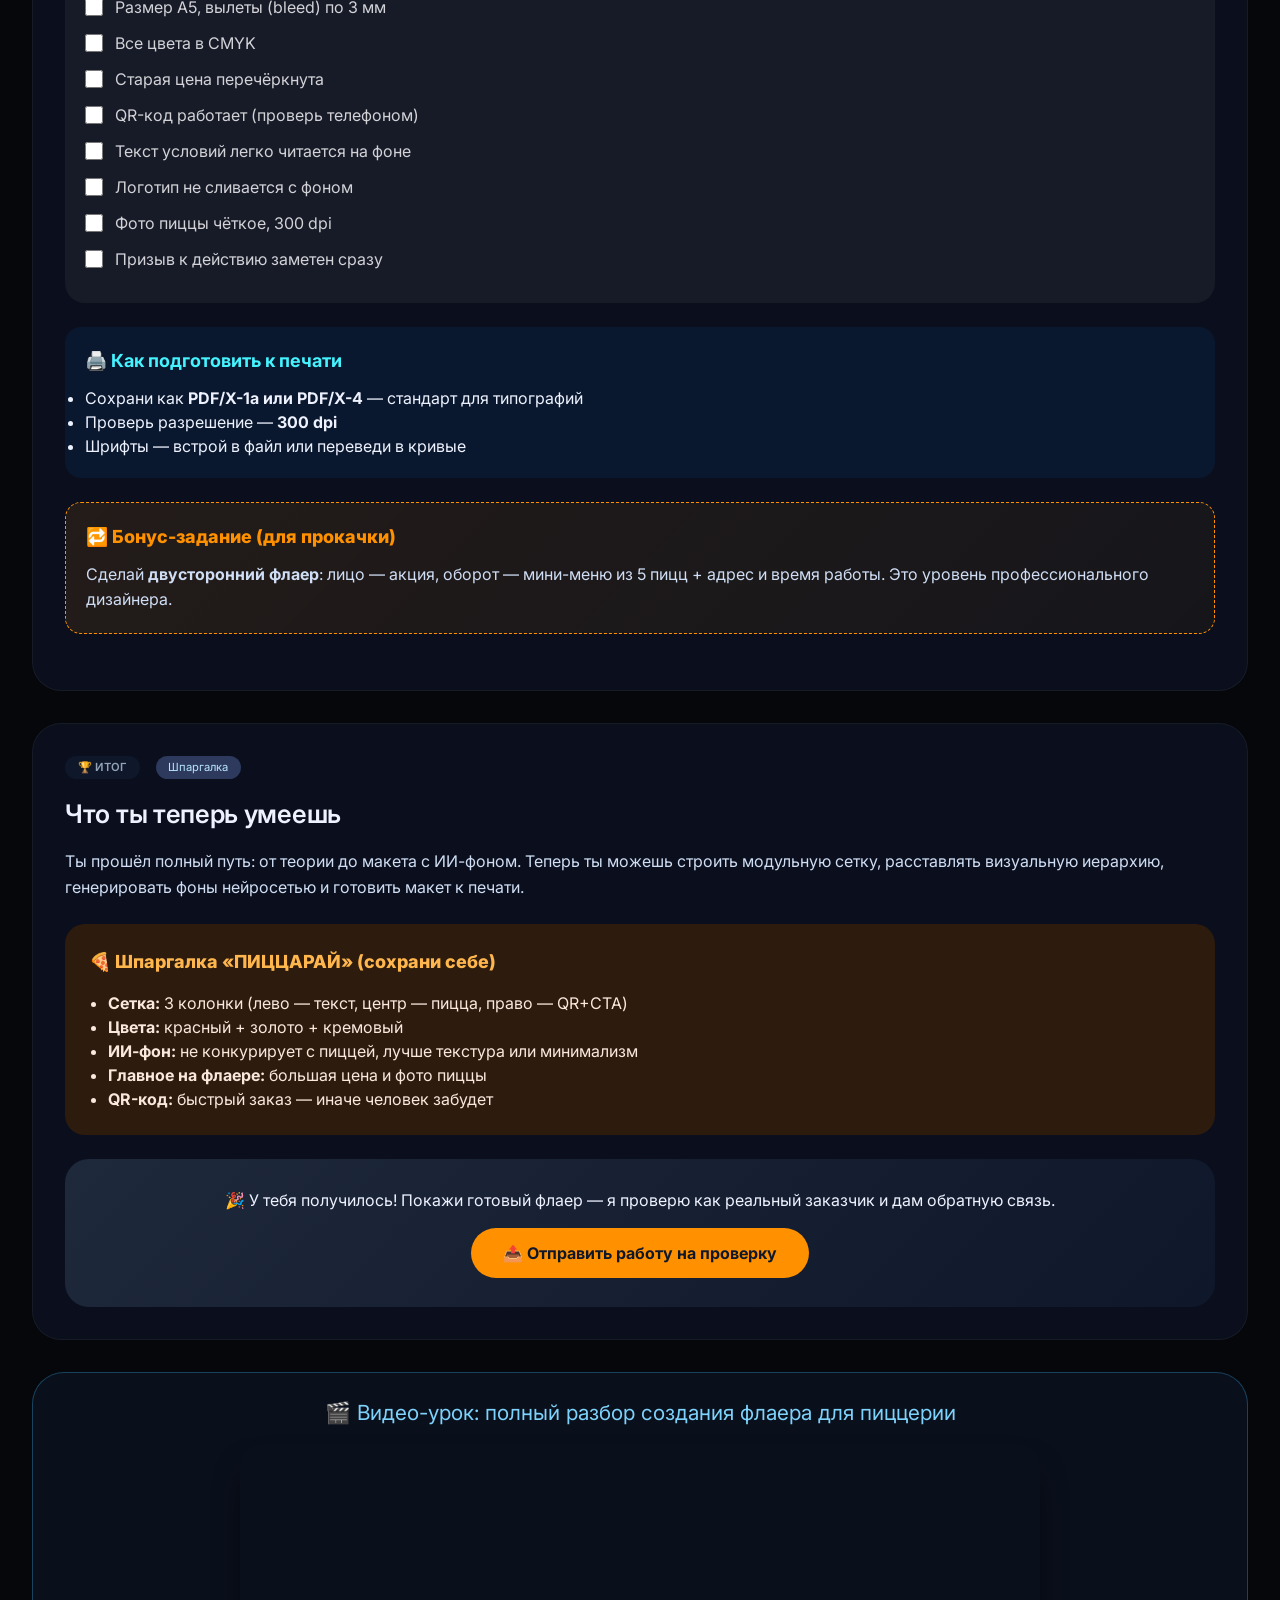
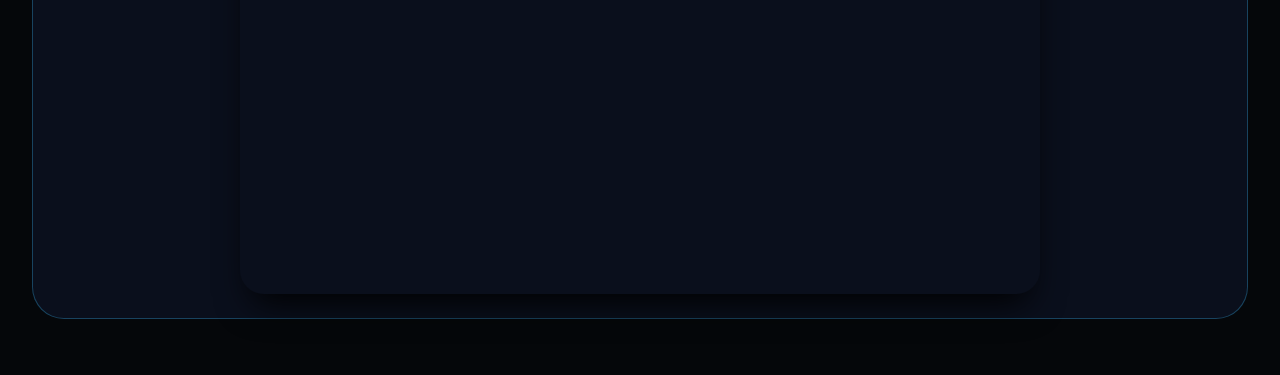
<file: cource/Lestwo.html>
<!DOCTYPE html>
<html lang="ru">
<head>
    <meta charset="UTF-8">
    <meta name="viewport" content="width=device-width, initial-scale=1.0, user-scalable=yes">
    <title>Никита Антонов | Занятие 2 — Флаер для пиццерии</title>
    
    <!-- Fonts & Styles -->
    <link rel="preconnect" href="https://fonts.googleapis.com">
    <link rel="preconnect" href="https://fonts.gstatic.com" crossorigin>
    <link href="https://fonts.googleapis.com/css2?family=Inter:opsz,wght@14..32,300;400;500;600;700&family=Russo+One&display=swap" rel="stylesheet">
    
    <style>
        * {
            margin: 0;
            padding: 0;
            box-sizing: border-box;
        }
        body {
            font-family: 'Inter', sans-serif;
            background-color: #05070a;
            color: #eef2ff;
            line-height: 1.5;
            scroll-behavior: smooth;
        }
        /* Header */
        .site-header {
            position: sticky;
            top: 0;
            z-index: 100;
            background: rgba(5, 7, 10, 0.85);
            backdrop-filter: blur(16px);
            border-bottom: 1px solid rgba(255, 255, 255, 0.08);
            padding: 0.75rem 2rem;
        }
        .nav-container {
            max-width: 1400px;
            margin: 0 auto;
            display: flex;
            align-items: center;
            flex-wrap: wrap;
            gap: 1rem;
            justify-content: space-between;
        }
        .logo-area {
            display: flex;
            align-items: center;
            gap: 12px;
        }
        .logo-img {
            height: 44px;
            width: auto;
            filter: drop-shadow(0 4px 8px rgba(0,0,0,0.3));
        }
        .brand-name {
            font-family: 'Russo One', sans-serif;
            font-size: 1.3rem;
            background: linear-gradient(135deg, #FFFFFF, #94a3b8);
            -webkit-background-clip: text;
            background-clip: text;
            color: transparent;
        }
        .nav-links {
            display: flex;
            flex-wrap: wrap;
            gap: 0.5rem;
        }
        .buttan {
            background: transparent;
            padding: 0.5rem 1.2rem;
            border-radius: 40px;
            font-weight: 500;
            font-size: 0.9rem;
            color: #cbd5e6;
            text-decoration: none;
            transition: all 0.2s ease;
            border: 1px solid transparent;
        }
        .buttan:hover, .buttan.active {
            background: rgba(255, 255, 255, 0.05);
            border-color: rgba(255, 255, 255, 0.2);
            color: white;
        }
        main {
            max-width: 1400px;
            margin: 0 auto;
            padding: 2rem 2rem 1rem;
        }
        /* Панель с кнопками (пустые ссылки) */
        .materials-toolbar {
            background: #0f172ad9;
            backdrop-filter: blur(8px);
            border-radius: 60px;
            padding: 0.8rem 1.8rem;
            margin: 1rem auto 2rem;
            display: flex;
            flex-wrap: wrap;
            justify-content: center;
            gap: 1.2rem;
            border: 1px solid rgba(56, 189, 248, 0.3);
            width: fit-content;
            max-width: 100%;
        }
        .material-link {
            background: linear-gradient(95deg, #1e293b, #0f172a);
            border: none;
            padding: 0.7rem 1.8rem;
            border-radius: 40px;
            font-weight: 600;
            font-size: 0.95rem;
            color: #f1f5f9;
            cursor: pointer;
            display: inline-flex;
            align-items: center;
            gap: 10px;
            transition: all 0.2s ease;
            border: 1px solid rgba(255,255,255,0.05);
            text-decoration: none;
        }
        .material-link:hover {
            transform: translateY(-2px);
            background: linear-gradient(95deg, #2d3a5e, #1e293b);
            border-color: #38bdf8;
            box-shadow: 0 8px 20px rgba(0,0,0,0.3);
            color: white;
        }
        /* Основные блоки урока */
        .course-lesson-container {
            margin-top: 1rem;
        }
        .lesson-hero-header {
            margin-bottom: 2rem;
            text-align: center;
        }
        .lesson-meta-badge {
            background: #e63946;
            padding: 0.3rem 1rem;
            border-radius: 40px;
            font-size: 0.75rem;
            font-weight: 600;
            text-transform: uppercase;
            letter-spacing: 1px;
            color: #fff;
            display: inline-block;
        }
        .lesson-main-title {
            font-size: 2.2rem;
            font-weight: 700;
            margin: 1rem 0;
            line-height: 1.2;
            background: linear-gradient(135deg, #fff, #ffb347);
            -webkit-background-clip: text;
            background-clip: text;
            color: transparent;
        }
        .lesson-lead-text {
            font-size: 1.1rem;
            max-width: 850px;
            margin: 0 auto;
            color: #b9c7db;
        }
        .lesson-content-stream {
            display: flex;
            flex-direction: column;
            gap: 2rem;
        }
        .lesson-text-section {
            background: rgba(15, 23, 42, 0.6);
            backdrop-filter: blur(2px);
            border-radius: 1.8rem;
            padding: 2rem;
            border: 1px solid rgba(255,255,255,0.05);
            transition: all 0.2s;
        }
        .lesson-text-section:hover {
            border-color: rgba(56, 189, 248, 0.3);
            box-shadow: 0 15px 30px -12px rgba(0,0,0,0.3);
        }
        .section-meta-line {
            display: flex;
            gap: 1rem;
            margin-bottom: 1rem;
            flex-wrap: wrap;
            align-items: center;
        }
        .section-badge-tag {
            font-size: 0.7rem;
            font-weight: 600;
            background: #0f172a;
            padding: 0.2rem 0.8rem;
            border-radius: 20px;
            color: #94a3b8;
        }
        .section-format-tag {
            font-size: 0.7rem;
            background: #2d3a5e;
            padding: 0.2rem 0.8rem;
            border-radius: 20px;
            color: #b9e6ff;
        }
        .homework-badge {
            background: #3b2b1f;
            color: #facc15;
        }
        .section-heading {
            font-size: 1.6rem;
            font-weight: 600;
            margin: 0.5rem 0 1rem;
            letter-spacing: -0.3px;
        }
        .section-paragraph {
            margin-bottom: 1.2rem;
            font-size: 1rem;
            color: #cfdef5;
            line-height: 1.6;
        }
        .pizzacourse_highlight {
            color: #ff9100;
            font-weight: 600;
        }
        .pizzacourse_demo_grid {
            display: grid;
            grid-template-columns: repeat(3, 1fr);
            gap: 12px;
            background: rgba(255, 255, 255, 0.08);
            padding: 20px;
            border-radius: 20px;
            margin: 24px 0;
            text-align: center;
        }
        .pizzacourse_demo_col {
            background: #e63946;
            color: white;
            padding: 20px 8px;
            border-radius: 12px;
            font-weight: 700;
        }
        .pizzacourse_demo_span {
            font-size: 12px;
            font-weight: normal;
            opacity: 0.9;
            display: block;
            margin-top: 8px;
        }
        .pizzacourse_tip_block {
            background: rgba(255, 145, 0, 0.15);
            border-left: 4px solid #ff9100;
            padding: 16px 20px;
            border-radius: 12px;
            margin: 24px 0;
            display: flex;
            gap: 12px;
            align-items: center;
        }
        .pizzacourse_tip_icon {
            font-size: 24px;
        }
        .pizzacourse_step {
            display: flex;
            gap: 16px;
            margin-bottom: 24px;
            align-items: flex-start;
        }
        .pizzacourse_step_num {
            background: #e63946;
            color: white;
            width: 32px;
            height: 32px;
            border-radius: 50%;
            display: flex;
            align-items: center;
            justify-content: center;
            font-weight: 700;
            flex-shrink: 0;
        }
        .pizzacourse_step_content {
            flex: 1;
            line-height: 1.5;
        }
        .pizzacourse_step_content strong {
            color: #ff9100;
        }
        .pizzacourse_steps_grid {
            display: grid;
            grid-template-columns: repeat(auto-fill, minmax(280px, 1fr));
            gap: 16px;
            margin: 24px 0;
        }
        .pizzacourse_step_card {
            background: rgba(255, 255, 255, 0.05);
            border-radius: 16px;
            padding: 18px;
            border: 1px solid rgba(255, 255, 255, 0.1);
        }
        .pizzacourse_step_card_title {
            font-weight: 700;
            font-size: 18px;
            margin-bottom: 10px;
            color: #ff9100;
        }
        .pizzacourse_checklist {
            background: rgba(255, 255, 255, 0.05);
            border-radius: 20px;
            padding: 20px;
            margin: 24px 0;
        }
        .pizzacourse_checklist_title {
            font-weight: 700;
            font-size: 18px;
            margin-bottom: 16px;
            color: #ff9100;
        }
        .pizzacourse_checklist_item {
            display: flex;
            align-items: center;
            gap: 12px;
            margin: 12px 0;
            cursor: pointer;
            color: #d2d2d7;
        }
        .pizzacourse_checklist_item input {
            width: 18px;
            height: 18px;
            cursor: pointer;
        }
        .pizzacourse_check_block {
            background: rgba(69, 243, 255, 0.1);
            border-radius: 16px;
            padding: 16px 20px;
            display: flex;
            gap: 12px;
            align-items: center;
            margin: 24px 0;
        }
        .pizzacourse_prompt_box {
            background: #0a0a0f;
            border-radius: 16px;
            padding: 20px;
            margin: 24px 0;
            border: 1px solid #ff9100;
        }
        .pizzacourse_prompt_label {
            font-size: 14px;
            margin-bottom: 12px;
            color: #ff9100;
            font-weight: 600;
        }
        .pizzacourse_code {
            display: block;
            font-family: 'Courier New', monospace;
            font-size: 13px;
            word-break: break-word;
            white-space: pre-wrap;
            color: #45f3ff;
        }
        .pizzacourse_print_box {
            background: rgba(0, 100, 200, 0.1);
            border-radius: 16px;
            padding: 20px;
            margin: 24px 0;
        }
        .pizzacourse_print_title {
            font-weight: 700;
            font-size: 18px;
            margin-bottom: 12px;
            color: #45f3ff;
        }
        .pizzacourse_bonus_box {
            background: linear-gradient(135deg, rgba(255, 145, 0, 0.1), rgba(255, 145, 0, 0.05));
            border-radius: 16px;
            padding: 20px;
            margin: 24px 0;
            border: 1px dashed #ff9100;
        }
        .pizzacourse_bonus_title {
            font-weight: 800;
            font-size: 18px;
            margin-bottom: 12px;
            color: #ff9100;
        }
        .pizzacourse_cheatsheet {
            background: #2d1b0e;
            border-radius: 20px;
            padding: 24px;
            margin: 24px 0;
        }
        .pizzacourse_cheatsheet_title {
            font-weight: 800;
            font-size: 18px;
            margin-bottom: 16px;
            color: #ffb74d;
        }
        .action-footer-block {
            background: linear-gradient(135deg, #1e293b, #0f172a);
            border-radius: 1.5rem;
            padding: 1.8rem;
            text-align: center;
            margin-top: 1rem;
        }
        .action-submit-button {
            display: inline-block;
            background: #ff9100;
            color: #0f172a;
            font-weight: 700;
            padding: 0.8rem 2rem;
            border-radius: 40px;
            text-decoration: none;
            margin-top: 1rem;
            transition: all 0.2s;
        }
        .action-submit-button:hover {
            background: #ffb347;
            transform: scale(1.02);
        }
        /* Единое видео */
        .single-video-container {
            margin: 2rem 0 2.5rem;
            background: #0a0f1c;
            border-radius: 2rem;
            padding: 1.5rem;
            border: 1px solid rgba(56, 189, 248, 0.3);
            text-align: center;
        }
        .video-title {
            font-size: 1.3rem;
            margin-bottom: 1rem;
            color: #7dd3fc;
        }
        .video-wrapper-single {
            display: flex;
            justify-content: center;
        }
        .video-wrapper-single iframe {
            width: 100%;
            max-width: 800px;
            aspect-ratio: 16 / 9;
            border-radius: 24px;
            box-shadow: 0 20px 35px -12px black;
        }
        .site-footer {
            background: #020408;
            border-top: 1px solid rgba(255,255,255,0.05);
            margin-top: 3rem;
            padding: 2rem;
            text-align: center;
        }
        .social-icons {
            display: flex;
            justify-content: center;
            gap: 1.5rem;
            margin-bottom: 1rem;
        }
        .social-icons a svg {
            width: 32px;
            height: 32px;
            color: #94a3b8;
        }
        @media (max-width: 768px) {
            main { padding: 1rem; }
            .lesson-main-title { font-size: 1.6rem; }
            .section-heading { font-size: 1.3rem; }
            .lesson-text-section { padding: 1.2rem; }
            .pizzacourse_demo_grid { gap: 8px; padding: 12px; }
            .pizzacourse_steps_grid { grid-template-columns: 1fr; }
        }
    </style>
</head>
<body>

<header class="site-header">
    <div class="nav-container">
        <div class="logo-area">
            <img src="../image/269da16b-f9f9-4a65-9fb0-4ea0ae671802.png" alt="Логотип" class="logo-img" onerror="this.src='https://placehold.co/60x40?text=DNA'">
            <span class="brand-name">ДНК-БРЕНДА</span>
        </div>
        <div class="nav-links">
            <a href="../index.html" class="buttan">Главное</a>
            <a href="../cource/Lesone.html" class="buttan">Занятие 1</a>
            <a href="#" class="buttan active">Занятие 2</a>
            <a href="../cource/Lestre.html" class="buttan">Занятие 3</a>
            <a href="../cource/Lesfour.html" class="buttan">Занятие 4</a>
            <a href="../cource/Lesfive.html" class="buttan">Занятие 5</a>
        </div>
    </div>
</header>

<main>
    <div style="text-align: center; margin-bottom: 0.5rem;">
        <h1 style="font-family: 'Russo One'; font-size: 2rem; background: linear-gradient(135deg,#fff,#ff9a44); -webkit-background-clip: text; background-clip: text; color: transparent;">Занятие 2: Рекламный флаер</h1>
    </div>
    
    <!-- Панель с пустыми ссылками (реферат, презентация, план-конспект) -->
    <div class="materials-toolbar">
        <a href="https://docs.google.com/document/d/1vOV7mWt9X5LhQFet2e-zyqD0fv0JkyvWPgvGlJVw9-A/edit?usp=sharing" class="material-link" target="_blank">📘 Онлайн-реферат</a>
        <a href="https://docs.google.com/presentation/d/1KgMLz04qTr3Y1r61K2UhJ2ACkPLEQIt0ZPonGrqDHhQ/edit?usp=sharing" class="material-link" target="_blank">📊 Презентация курса</a>
        <a href="https://docs.google.com/document/d/1Jov8_O8YKUK3Sg5a7y1NdE73TwH5OG0YZY6WYLfDyJc/edit?usp=sharing" class="material-link" target="_blank">📋 План-конспект</a>
    </div>

    <!-- ОСНОВНОЙ КОНТЕНТ УРОКА (без видео внутри блоков) -->
    <div class="course-lesson-container">
        <div class="lesson-hero-header">
            <div class="lesson-meta-badge">🍕 УРОК</div>
            <h1 class="lesson-main-title">Рекламная коммуникация — Флаер для пиццерии «ПИЦЦАРАЙ»</h1>
            <p class="lesson-lead-text">Полный цикл: от теории до макета с ИИ-фоном и подготовки к печати</p>
        </div>

        <div class="lesson-content-stream">
            <!-- ЧАСТЬ 1: ТЕОРИЯ -->
            <div class="lesson-text-section">
                <div class="section-meta-line">
                    <span class="section-badge-tag">📐 ЧАСТЬ 1</span>
                    <span class="section-format-tag">Теория</span>
                </div>
                <h2 class="section-heading">Форматы, сетки и визуальная иерархия</h2>
                <p class="section-paragraph">Перед тем как что-то рисовать, разберём правила. Флаер — это не просто картинка, а работающий инструмент. Для «ПИЦЦАРАЙ» выбираем формат <strong class="pizzacourse_highlight">A5 (148×210 мм)</strong> книжный — оптимально помещается в руку.</p>
                <p class="section-paragraph"><strong class="pizzacourse_highlight">Модульная сетка (3 колонки для A5):</strong> верхнее/нижнее поле — 10 мм, левое/правое — 12 мм, ширина колонки — 38 мм, межколонник — 5 мм. Эта сетка поможет тебе не разбросать объекты хаотично.</p>
                <div class="pizzacourse_demo_grid">
                    <div class="pizzacourse_demo_col">Колонка 1<br><span class="pizzacourse_demo_span">текст акции</span></div>
                    <div class="pizzacourse_demo_col">Колонка 2<br><span class="pizzacourse_demo_span">фото пиццы</span></div>
                    <div class="pizzacourse_demo_col">Колонка 3<br><span class="pizzacourse_demo_span">QR + CTA</span></div>
                </div>
                <p class="section-paragraph"><strong class="pizzacourse_highlight">Визуальная иерархия (правило Z-траектории):</strong> взгляд идёт из левого верхнего угла в правый нижний. Порядок важности: акция/заголовок → фото пиццы → условия → логотип + QR/призыв.</p>
                <div class="pizzacourse_tip_block">
                    <span class="pizzacourse_tip_icon">✨</span>
                    <span>Правило Z: логотип — слева сверху, призыв к действию — справа снизу.</span>
                </div>
            </div>

            <!-- ЧАСТЬ 2: ПРАКТИКА (ДОКУМЕНТ И СЕТКА) -->
            <div class="lesson-text-section">
                <div class="section-meta-line">
                    <span class="section-badge-tag">🛠️ ЧАСТЬ 2</span>
                    <span class="section-format-tag">Практика</span>
                </div>
                <h2 class="section-heading">Создаём документ и строим сетку</h2>
                <div class="pizzacourse_step">
                    <div class="pizzacourse_step_num">1</div>
                    <div class="pizzacourse_step_content"><strong>Создай новый документ</strong><br>148×210 мм (A5), книжная ориентация, Bleed 3 мм, цветовой режим CMYK</div>
                </div>
                <div class="pizzacourse_step">
                    <div class="pizzacourse_step_num">2</div>
                    <div class="pizzacourse_step_content"><strong>Добавь направляющие</strong><br>Верх/низ — 10 мм, Лево/право — 12 мм</div>
                </div>
                <div class="pizzacourse_step">
                    <div class="pizzacourse_step_num">3</div>
                    <div class="pizzacourse_step_content"><strong>Разбей на 3 колонки</strong><br>Ширина одной колонки = 38 мм, расстояние между колонками = 5 мм</div>
                </div>
                <div class="pizzacourse_check_block">
                    <span class="pizzacourse_check_icon">✅</span>
                    <span><strong>Твой первый результат:</strong> сделай скриншот экрана с направляющими и сеткой</span>
                </div>
            </div>

            <!-- ЧАСТЬ 3: НАПОЛНЕНИЕ ФЛАЕРА -->
            <div class="lesson-text-section">
                <div class="section-meta-line">
                    <span class="section-badge-tag">🍕 ЧАСТЬ 3</span>
                    <span class="section-format-tag">Практика</span>
                </div>
                <h2 class="section-heading">Размещаем логотип, текст и фото</h2>
                <p class="section-paragraph"><strong class="pizzacourse_highlight">Бренд:</strong> «ПИЦЦАРАЙ»<br><strong class="pizzacourse_highlight">Акция:</strong> «Большая пицца 45 см за 599 ₽ вместо 1099 ₽»</p>
                <div class="pizzacourse_steps_grid">
                    <div class="pizzacourse_step_card"><div class="pizzacourse_step_card_title">🎨 Шаг 4. Фон</div><p>Залей тёплым кремовым (как тесто) или тёмно-красным (томатный соус).</p></div>
                    <div class="pizzacourse_step_card"><div class="pizzacourse_step_card_title">📛 Шаг 5. Логотип</div><p>Верхний левый угол, отступ 10 мм. Цвет — рубиново-красный или белый.</p></div>
                    <div class="pizzacourse_step_card"><div class="pizzacourse_step_card_title">💰 Шаг 6. Заголовок</div><p>Левая колонка: «45 см – 599 ₽» (42–48 pt). Ниже «Вместо 1099 ₽» — перечеркнуть!</p></div>
                    <div class="pizzacourse_step_card"><div class="pizzacourse_step_card_title">📸 Шаг 7. Фото пиццы</div><p>Центральная колонка. Вид сверху, пепперони или четыре сыра.</p></div>
                    <div class="pizzacourse_step_card"><div class="pizzacourse_step_card_title">📝 Шаг 8. Условия</div><p>Правая колонка: кегль 12 pt, условия акции и доставки.</p></div>
                    <div class="pizzacourse_step_card"><div class="pizzacourse_step_card_title">📱 Шаг 9. QR + призыв</div><p>Под условиями — QR-код. Под ним плашка: «ЖМИ НА QR – ЗАБЕРИ СВОЮ ПИЦЦУ!»</p></div>
                </div>
                <div class="pizzacourse_checklist">
                    <div class="pizzacourse_checklist_title">✅ Промежуточная проверка</div>
                    <label class="pizzacourse_checklist_item"><input type="checkbox"> Логотип слева сверху</label>
                    <label class="pizzacourse_checklist_item"><input type="checkbox"> Большая цена в левой колонке</label>
                    <label class="pizzacourse_checklist_item"><input type="checkbox"> Пицца по центру</label>
                    <label class="pizzacourse_checklist_item"><input type="checkbox"> Условия и QR справа</label>
                </div>
            </div>

            <!-- ЧАСТЬ 4: ИИ ДЛЯ ФОНА -->
            <div class="lesson-text-section">
                <div class="section-meta-line">
                    <span class="section-badge-tag">🤖 ЧАСТЬ 4</span>
                    <span class="section-format-tag">Генерация ИИ</span>
                </div>
                <h2 class="section-heading">Создаём уникальный фон с помощью нейросети</h2>
                <p class="section-paragraph">Обычная заливка уже никого не удивит. Сгенерируй фон, который добавит стиля, но не перебьёт контент.</p>
                <div class="pizzacourse_prompt_box">
                    <div class="pizzacourse_prompt_label">🎨 Скопируй этот промпт (для Midjourney / DALL-E / Kandinsky):</div>
                    <code class="pizzacourse_code">pizza flyer background, warm beige and dark red, abstract dough texture, italian rustic style, no text, no pizza, suitable for typography, 148x210 aspect ratio</code>
                </div>
                <ul class="pizzacourse_list" style="margin-left: 1.5rem; color:#cfdef5">
                    <li>Сгенерируй 3 варианта фона</li>
                    <li>Выбери лучший (не пёстрый, текст должен читаться)</li>
                    <li>Загрузи в макет — самый нижний слой</li>
                    <li>Если текст теряется: добавь чёрный прямоугольник с прозрачностью 20–30%</li>
                </ul>
                <div class="pizzacourse_tip_block"><span class="pizzacourse_tip_icon">🔥</span><span>Лайфхак: сгенерируй текстуру теста или пекарской бумаги — это создаст аутентичность пиццерии.</span></div>
            </div>

            <!-- ЧАСТЬ 5: САМОСТОЯТЕЛЬНАЯ РАБОТА + ПЕЧАТЬ -->
            <div class="lesson-text-section">
                <div class="section-meta-line">
                    <span class="section-badge-tag homework-badge">📋 ЧАСТЬ 5</span>
                    <span class="section-format-tag">СРС + Печать</span>
                </div>
                <h2 class="section-heading">Доработка и подготовка к печати</h2>
                <div class="pizzacourse_checklist">
                    <div class="pizzacourse_checklist_title">🎯 Финальный чек-лист «ПИЦЦАРАЙ»</div>
                    <label class="pizzacourse_checklist_item"><input type="checkbox"> Размер A5, вылеты (bleed) по 3 мм</label>
                    <label class="pizzacourse_checklist_item"><input type="checkbox"> Все цвета в CMYK</label>
                    <label class="pizzacourse_checklist_item"><input type="checkbox"> Старая цена перечёркнута</label>
                    <label class="pizzacourse_checklist_item"><input type="checkbox"> QR-код работает (проверь телефоном)</label>
                    <label class="pizzacourse_checklist_item"><input type="checkbox"> Текст условий легко читается на фоне</label>
                    <label class="pizzacourse_checklist_item"><input type="checkbox"> Логотип не сливается с фоном</label>
                    <label class="pizzacourse_checklist_item"><input type="checkbox"> Фото пиццы чёткое, 300 dpi</label>
                    <label class="pizzacourse_checklist_item"><input type="checkbox"> Призыв к действию заметен сразу</label>
                </div>
                <div class="pizzacourse_print_box">
                    <div class="pizzacourse_print_title">🖨️ Как подготовить к печати</div>
                    <ul class="pizzacourse_list">
                        <li>Сохрани как <strong>PDF/X-1a или PDF/X-4</strong> — стандарт для типографий</li>
                        <li>Проверь разрешение — <strong>300 dpi</strong></li>
                        <li>Шрифты — встрой в файл или переведи в кривые</li>
                    </ul>
                </div>
                <div class="pizzacourse_bonus_box">
                    <div class="pizzacourse_bonus_title">🔁 Бонус-задание (для прокачки)</div>
                    <p class="section-paragraph" style="margin-bottom: 0;">Сделай <strong>двусторонний флаер</strong>: лицо — акция, оборот — мини-меню из 5 пицц + адрес и время работы. Это уровень профессионального дизайнера.</p>
                </div>
            </div>

            <!-- ШПАРГАЛКА -->
            <div class="lesson-text-section">
                <div class="section-meta-line"><span class="section-badge-tag">🏆 ИТОГ</span><span class="section-format-tag">Шпаргалка</span></div>
                <h2 class="section-heading">Что ты теперь умеешь</h2>
                <p class="section-paragraph">Ты прошёл полный путь: от теории до макета с ИИ-фоном. Теперь ты можешь строить модульную сетку, расставлять визуальную иерархию, генерировать фоны нейросетью и готовить макет к печати.</p>
                <div class="pizzacourse_cheatsheet">
                    <div class="pizzacourse_cheatsheet_title">🍕 Шпаргалка «ПИЦЦАРАЙ» (сохрани себе)</div>
                    <ul style="color:#fae8dd; margin-left:1.2rem;">
                        <li><strong>Сетка:</strong> 3 колонки (лево — текст, центр — пицца, право — QR+CTA)</li>
                        <li><strong>Цвета:</strong> красный + золото + кремовый</li>
                        <li><strong>ИИ-фон:</strong> не конкурирует с пиццей, лучше текстура или минимализм</li>
                        <li><strong>Главное на флаере:</strong> большая цена и фото пиццы</li>
                        <li><strong>QR-код:</strong> быстрый заказ — иначе человек забудет</li>
                    </ul>
                </div>
                <div class="action-footer-block">
                    <p class="action-instruction">🎉 У тебя получилось! Покажи готовый флаер — я проверю как реальный заказчик и дам обратную связь.</p>
                    <a href="#" class="action-submit-button">📤 Отправить работу на проверку</a>
                </div>
            </div>
        </div>
    </div>

    <!-- ЕДИНОЕ ВИДЕО ПОСЛЕ ВСЕЙ ПРАКТИКИ -->
    <div class="single-video-container">
        <div class="video-title">🎬 Видео-урок: полный разбор создания флаера для пиццерии</div>
        <div class="video-wrapper-single">
            <iframe src="https://vkvideo.ru/video_ext.php?oid=-239322196&id=456239020&hash=ab70473d1b8bde4f&hd=1" 
                    allow="autoplay; encrypted-media; fullscreen; picture-in-picture" 
                    frameborder="0" 
                    allowfullscreen></iframe>
        </div>
        <p style="margin-top: 1rem; color:
</file>
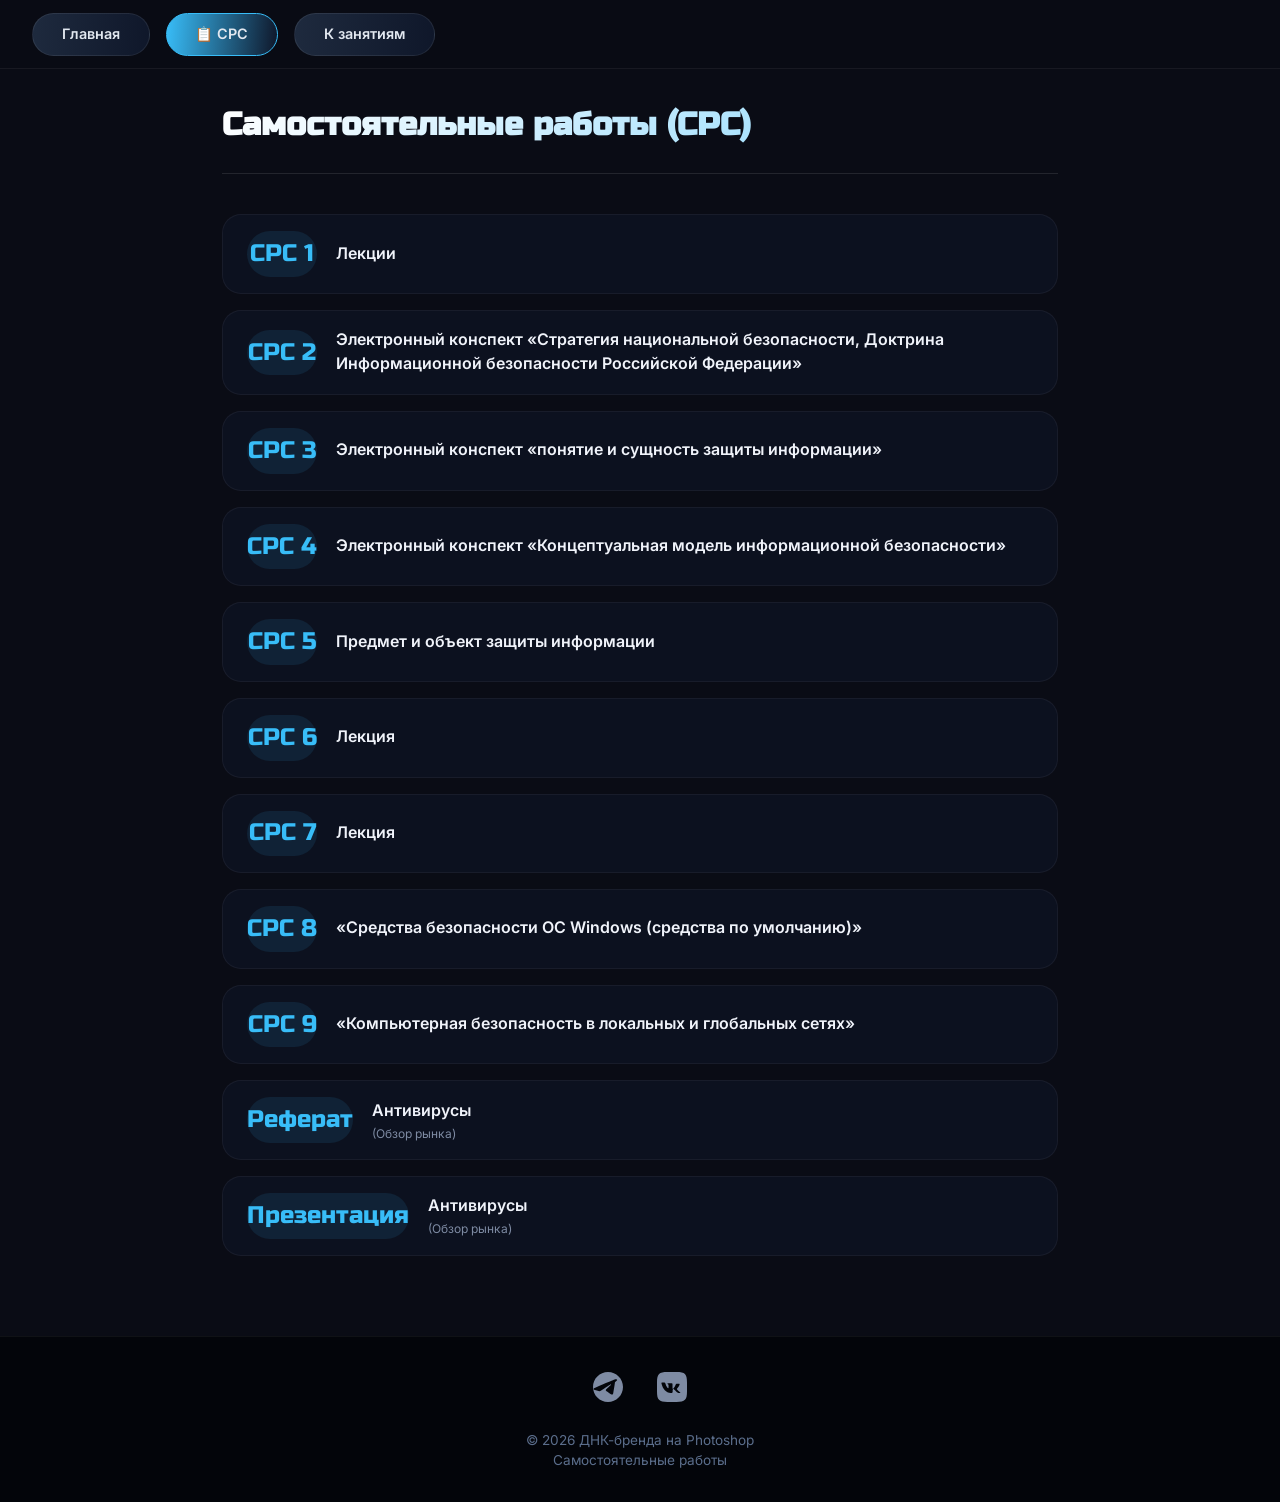
<file: pages/homework.html>
<!DOCTYPE html>
<html lang="ru">
<head>
    <meta charset="UTF-8">
    <meta name="viewport" content="width=device-width, initial-scale=1.0, user-scalable=yes">
    <title>Никита Антонов | СРС — самостоятельные работы</title>
    
    <link rel="preconnect" href="https://fonts.googleapis.com">
    <link rel="preconnect" href="https://fonts.gstatic.com" crossorigin>
    <link href="https://fonts.googleapis.com/css2?family=Inter:opsz,wght@14..32,300;400;500;600;700;800&family=Russo+One&display=swap" rel="stylesheet">
    
    <style>
        * {
            margin: 0;
            padding: 0;
            box-sizing: border-box;
        }

        body {
            font-family: 'Inter', sans-serif;
            background: #0a0c15;
            color: #f0f3fa;
            line-height: 1.5;
            min-height: 100vh;
        }

        /* ===== HEADER ===== */
        header {
            position: sticky;
            top: 0;
            z-index: 100;
            background: rgba(10, 12, 21, 0.85);
            backdrop-filter: blur(16px);
            border-bottom: 1px solid rgba(255, 255, 255, 0.06);
            padding: 0.8rem 2rem;
        }

        .nav-container {
            max-width: 1400px;
            margin: 0 auto;
            display: flex;
            align-items: center;
            gap: 2rem;
            flex-wrap: wrap;
        }

        .logo {
            height: 48px;
            width: auto;
            filter: drop-shadow(0 4px 12px rgba(0, 0, 0, 0.3));
            transition: transform 0.2s ease;
        }
        .logo:hover {
            transform: scale(1.02);
        }

        .nav-links {
            display: flex;
            gap: 1rem;
            flex-wrap: wrap;
        }

        .buttan {
            background: linear-gradient(95deg, #1e2a3e, #0f172a);
            padding: 0.6rem 1.8rem;
            border-radius: 60px;
            font-weight: 600;
            font-size: 0.9rem;
            color: #e2e8f0;
            text-decoration: none;
            transition: all 0.25s ease;
            border: 1px solid rgba(255, 255, 255, 0.08);
            font-family: 'Inter', sans-serif;
        }
        .buttan:hover {
            background: linear-gradient(95deg, #2d3e5e, #1e2a3e);
            border-color: #38bdf8;
            color: white;
            transform: translateY(-2px);
            box-shadow: 0 8px 20px rgba(0, 0, 0, 0.3);
        }

        /* Основной контент */
        main {
            max-width: 900px;
            margin: 0 auto;
            padding: 2rem 2rem 3rem;
        }

        /* Заголовок страницы */
        .page-header {
            margin-bottom: 2.5rem;
            border-bottom: 1px solid rgba(255, 255, 255, 0.1);
            padding-bottom: 1rem;
        }
        .page-title {
            font-family: 'Russo One', sans-serif;
            font-size: 2rem;
            background: linear-gradient(135deg, #ffffff, #7dd3fc);
            -webkit-background-clip: text;
            background-clip: text;
            color: transparent;
            margin-bottom: 0.5rem;
        }
        .page-subtitle {
            color: #9ca3af;
            font-size: 0.9rem;
        }

        /* Список СРС */
        .srs-list {
            display: flex;
            flex-direction: column;
            gap: 1rem;
        }

        .srs-item {
            display: flex;
            align-items: center;
            gap: 1.2rem;
            background: rgba(15, 23, 42, 0.5);
            border-radius: 1.2rem;
            padding: 1rem 1.5rem;
            transition: all 0.2s ease;
            border: 1px solid rgba(255, 255, 255, 0.05);
            text-decoration: none;
            color: inherit;
        }
        .srs-item:hover {
            background: rgba(30, 41, 59, 0.7);
            border-color: #38bdf8;
            transform: translateX(6px);
        }

        .srs-number {
            font-family: 'Russo One', sans-serif;
            font-size: 1.5rem;
            min-width: 70px;
            color: #38bdf8;
            background: rgba(56, 189, 248, 0.1);
            padding: 0.3rem 0;
            text-align: center;
            border-radius: 40px;
        }

        .srs-info {
            flex: 1;
        }
        .srs-name {
            font-weight: 600;
            font-size: 1rem;
            margin-bottom: 0.2rem;
        }
        .srs-desc {
            font-size: 0.75rem;
            color: #7e8ba3;
        }

        .srs-link {
            font-size: 0.85rem;
            color: #ffb347;
            opacity: 0.7;
            transition: opacity 0.2s;
        }
        .srs-item:hover .srs-link {
            opacity: 1;
        }

        /* Информационная плашка */
        .info-note {
            margin-top: 2.5rem;
            background: rgba(56, 189, 248, 0.05);
            border-radius: 1rem;
            padding: 1rem;
            text-align: center;
            font-size: 0.8rem;
            color: #7e8ba3;
            border: 1px solid rgba(56, 189, 248, 0.2);
        }

        /* Футер */
        .site-footer {
            background: #03050a;
            border-top: 1px solid rgba(255, 255, 255, 0.05);
            padding: 2rem 1.5rem;
            margin-top: 2rem;
            text-align: center;
        }
        .social-icons {
            display: flex;
            justify-content: center;
            gap: 1.8rem;
            margin-bottom: 1.2rem;
        }
        .social-icons a svg {
            width: 36px;
            height: 36px;
            color: #7e8ba3;
            transition: all 0.2s;
        }
        .social-icons a:hover svg {
            color: #38bdf8;
            transform: translateY(-3px);
        }
        .site-footer p {
            font-size: 0.85rem;
            color: #5b6e8c;
        }

        @media (max-width: 600px) {
            main { padding: 1rem; }
            .srs-item { flex-wrap: wrap; padding: 1rem; }
            .srs-number { min-width: 55px; font-size: 1.2rem; }
        }
    </style>
</head>
<body>

<header>
    <div class="nav-container">
        
        <div class="nav-links">
            <a href="../index.html" class="buttan">Главная</a>
            <a href="#" class="buttan" style="background: linear-gradient(95deg, #38bdf8, #0f172a); border-color: #38bdf8;">📋 СРС</a>
            <a href="../cource/Lesone.html" class="buttan">К занятиям</a>
        </div>
    </div>
</header>

<main>
    <div class="page-header">
        <h1 class="page-title">Самостоятельные работы (СРС)</h1>
       
    </div>

    <div class="srs-list">
        <!-- СРС 1 -->
        <a href="https://docs.google.com/document/d/1t4qt4u2hpyRd1LxgvVjXqZmWGUnVOPoCAGD01GRBsHM/edit?usp=sharing" class="srs-item" target="_blank">
            <div class="srs-number">СРС 1</div>
            <div class="srs-info">
                <div class="srs-name">Лекции</div>
                
            </div>
           
        </a>

        <!-- СРС 2 -->
        <a href="https://docs.google.com/document/d/1i1GTDA8Cuxm6OGTzqup1aDmYjiWV9d1VjGhM9mX2qHc/edit?usp=sharing" class="srs-item" target="_blank">
            <div class="srs-number">СРС 2</div>
            <div class="srs-info">
                <div class="srs-name">Электронный конспект «Стратегия национальной безопасности, Доктрина Информационной безопасности Российской Федерации»</div>
                
            </div>
           
        </a>

        <!-- СРС 3 -->
        <a href="https://docs.google.com/document/d/1wrsFny5kf-wFpW50w1JruFuYdYTMLs-4ozy7SkjREf4/edit?usp=sharing" class="srs-item" target="_blank">
            <div class="srs-number">СРС 3</div>
            <div class="srs-info">
                <div class="srs-name">Электронный конспект «понятие и сущность защиты информации»
</div>
                
            </div>
            
        </a>

        <!-- СРС 4 -->
        <a href="https://docs.google.com/document/d/12ROOFiW9j_zWtm6JdiGvVEf6oZ9QrO6qql_IN9Ry2qE/edit?usp=sharing" class="srs-item" target="_blank">
            <div class="srs-number">СРС 4</div>
            <div class="srs-info">
                <div class="srs-name">Электронный конспект «Концептуальная модель информационной безопасности»</div>
                
            </div>
           
        </a>

        <!-- СРС 5 -->
        <a href="https://docs.google.com/document/d/1rlNmSJUOzaQeQY4H_GgcTc10N5Ep2-HcRrK53nONVAg/edit?usp=sharing" class="srs-item" target="_blank">
            <div class="srs-number">СРС 5</div>
            <div class="srs-info">
                <div class="srs-name">Предмет и объект защиты информации</div>
                
            </div>
           
        </a>

        <!-- СРС 6 -->
        <a href="https://docs.google.com/document/d/1Dxq6vPa4Umvd4vfqWflO_YrqkoK5zLD26mQu6Aa8apM/edit?usp=sharing" class="srs-item" target="_blank">
            <div class="srs-number">СРС 6</div>
            <div class="srs-info">
                <div class="srs-name">Лекция</div> 
            </div>
            
        </a>

        <!-- СРС 7 -->
        <a href="https://docs.google.com/document/d/1lrLcK__uLKduBVArZ81tv-5eFR3A_Hs8qyzgvp-9YjA/edit?usp=sharing" class="srs-item" target="_blank">
            <div class="srs-number">СРС 7</div>
            <div class="srs-info">
                <div class="srs-name">Лекция</div> 
            </div>
            
        </a>

        <!-- СРС 8 -->
        <a href="https://docs.google.com/document/d/1RpxXrIcqtRJZx5E78SyajmYoeRzixhFFDTGC7CJlkJI/edit?usp=sharing" class="srs-item" target="_blank">
            <div class="srs-number">СРС 8</div>
            <div class="srs-info">
                <div class="srs-name">«Средства безопасности ОС Windows (средства по умолчанию)»</div>
                
            </div>
          
        </a>

        <!-- СРС 9 -->
        <a href="https://docs.google.com/document/d/1EfHWR2f7IYVtYkn9t14dDKmDxepg8ssuLaWg2WeUikc/edit?usp=sharing" class="srs-item" target="_blank">
            <div class="srs-number">СРС 9</div>
            <div class="srs-info">
                <div class="srs-name">«Компьютерная безопасность в локальных и глобальных сетях»</div>
               
            </div>
            
        </a>

        <!-- СРС 10 -->
        <a href="../files/Referat_Antivirus.docx" class="srs-item" target="_blank">
            <div class="srs-number">Реферат</div>
            <div class="srs-info">
                <div class="srs-name">Антивирусы</div>
                <div class="srs-desc">(Обзор рынка)</div>
            </div>
          
        </a>

        <!-- СРС 11 -->
        <a href="../files/PREZA.pptx" class="srs-item" target="_blank">
            <div class="srs-number">Презентация</div>
            <div class="srs-info">
                <div class="srs-name">Антивирусы</div>
                <div class="srs-desc">(Обзор рынка)</div>
            </div>
            
        </a>
    </div>

 
</main>

<footer class="site-footer">
    <div class="footer-content">
        <div class="social-icons">
            <a href="#" aria-label="Telegram">
                <svg viewBox="0 0 24 24" fill="currentColor">
                    <path d="M12 2C6.48 2 2 6.48 2 12s4.48 10 10 10 10-4.48 10-10S17.52 2 12 2zm4.64 6.8c-.15 1.58-.8 5.42-1.13 7.19-.14.75-.42 1-.68 1.03-.58.05-1.02-.38-1.58-.75-.88-.58-1.38-.94-2.23-1.5-.99-.65-.35-1.01.22-1.59.15-.15 2.71-2.48 2.76-2.69.01-.03.01-.14-.07-.2s-.21-.05-.3-.03c-.12.03-2.1 1.34-5.94 3.93-.56.39-1.07.58-1.53.57-.51-.01-1.48-.28-2.21-.52-.9-.3-1.61-.45-1.55-.95.03-.26.39-.52 1.08-.8 4.21-1.83 7.02-3.05 8.43-3.65 4.02-1.71 4.86-2.01 5.4-2.02.12 0 .39.03.56.17.14.11.18.27.2.4l.01.12z"/>
                </svg>
            </a>
            <a href="#" aria-label="VK">
                <svg viewBox="0 0 24 24" fill="currentColor">
                    <path d="M15.07 2H8.93C3.33 2 2 3.33 2 8.93v6.14C2 20.67 3.33 22 8.93 22h6.14c5.6 0 6.93-1.33 6.93-6.93V8.93C22 3.33 20.67 2 15.07 2zm3.37 13.56c-.08.18-.32.36-.67.36h-1.51c-.48 0-.8-.19-1.16-.54-.62-.62-1.25-1.23-1.87-1.84-.2-.2-.39-.24-.56-.12-.17.13-.24.36-.24.64v1.31c0 .33-.18.55-.54.55h-.73c-1.57 0-2.94-.6-3.95-1.72-1.06-1.18-1.81-2.73-2.26-4.63-.08-.34.05-.56.41-.56h1.51c.36 0 .54.18.64.5.34 1.13.82 2.14 1.45 3.01.15.2.32.3.47.3.17 0 .26-.1.26-.3V10.8c0-.47-.19-.71-.7-.8-.15-.02-.2-.08-.13-.21.1-.19.38-.34.8-.34h2.16c.36 0 .51.18.51.55v2.85c0 .24.08.34.22.34.13 0 .28-.1.44-.27.7-.75 1.2-1.63 1.51-2.62.08-.25.26-.4.54-.4h1.51c.44 0 .58.2.49.52-.33.95-.91 1.83-1.63 2.62-.21.23-.23.36-.04.56.63.65 1.3 1.25 1.95 1.88.24.23.33.52.22.84z"/>
                </svg>
            </a>
        </div>
        <p>&copy; 2026 ДНК-бренда на Photoshop<br>Самостоятельные работы</p>
    </div>
</footer>

</body>
</html>
</file>
